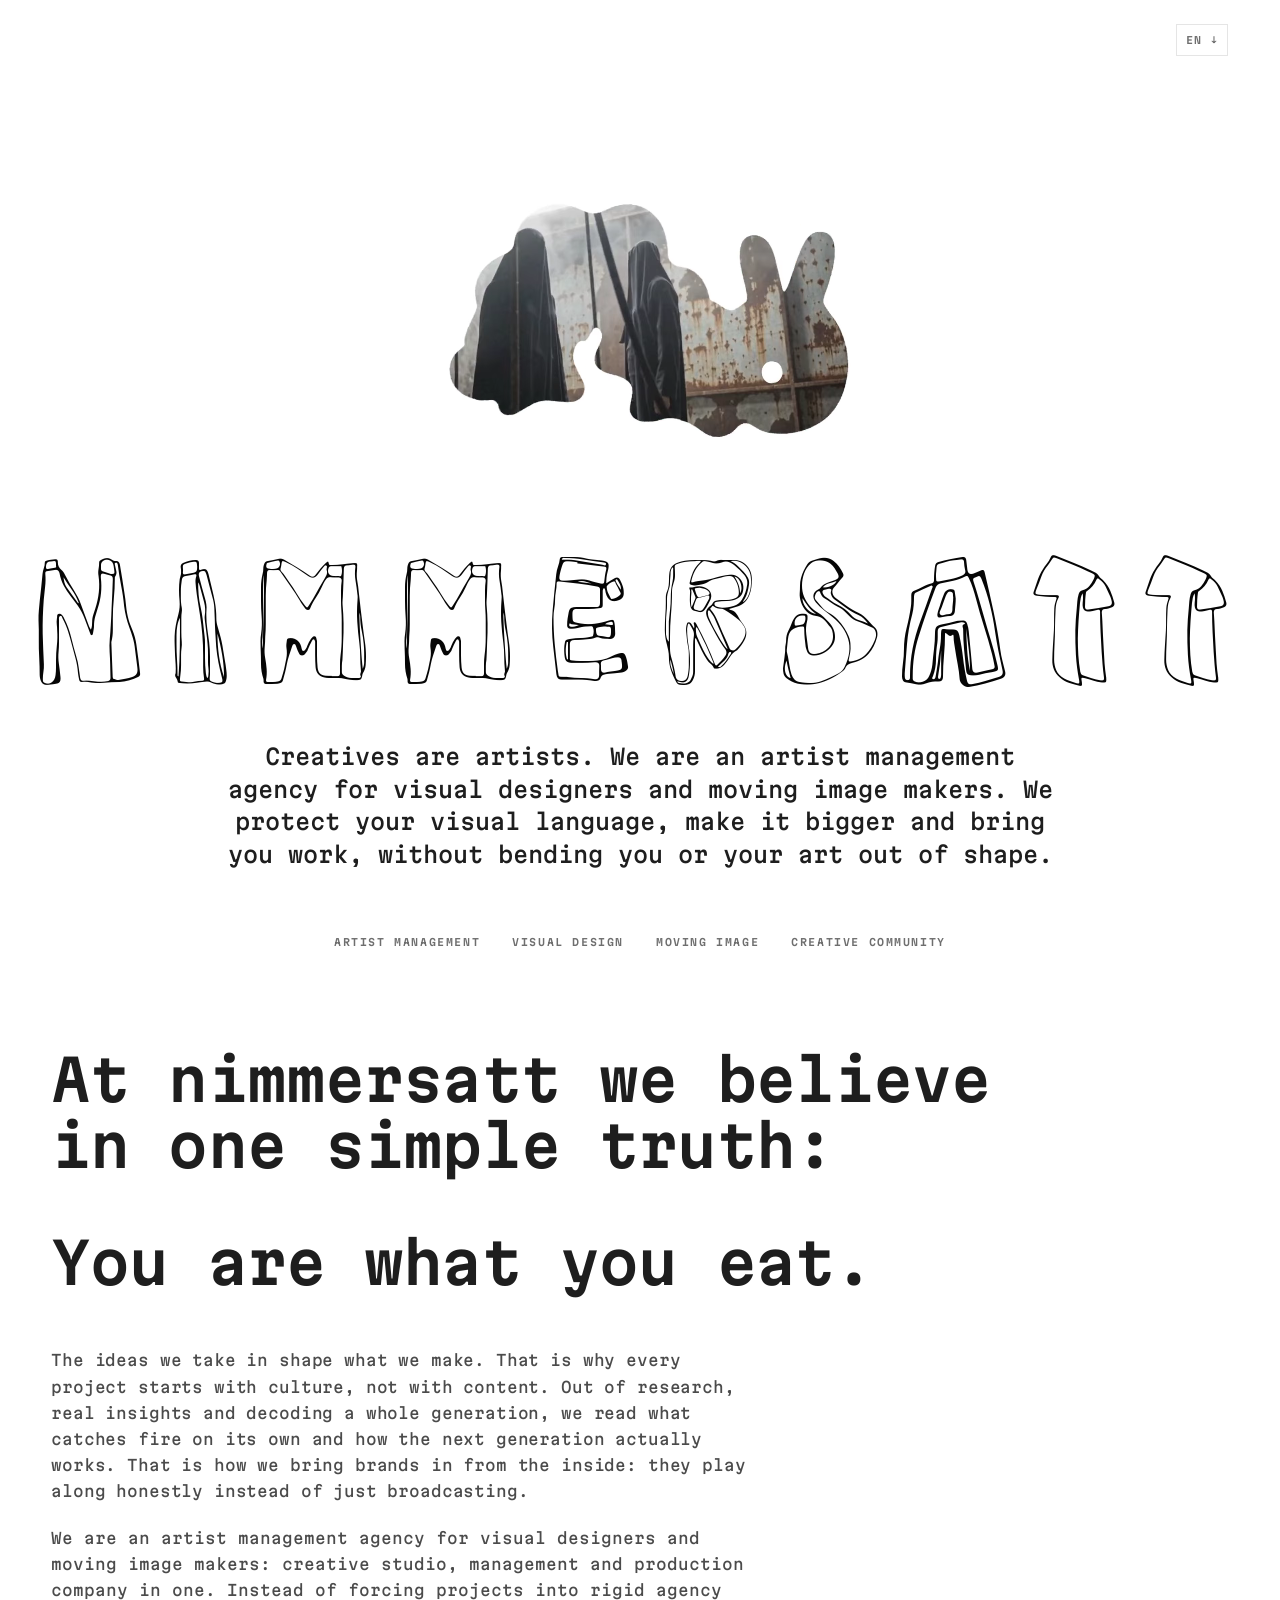
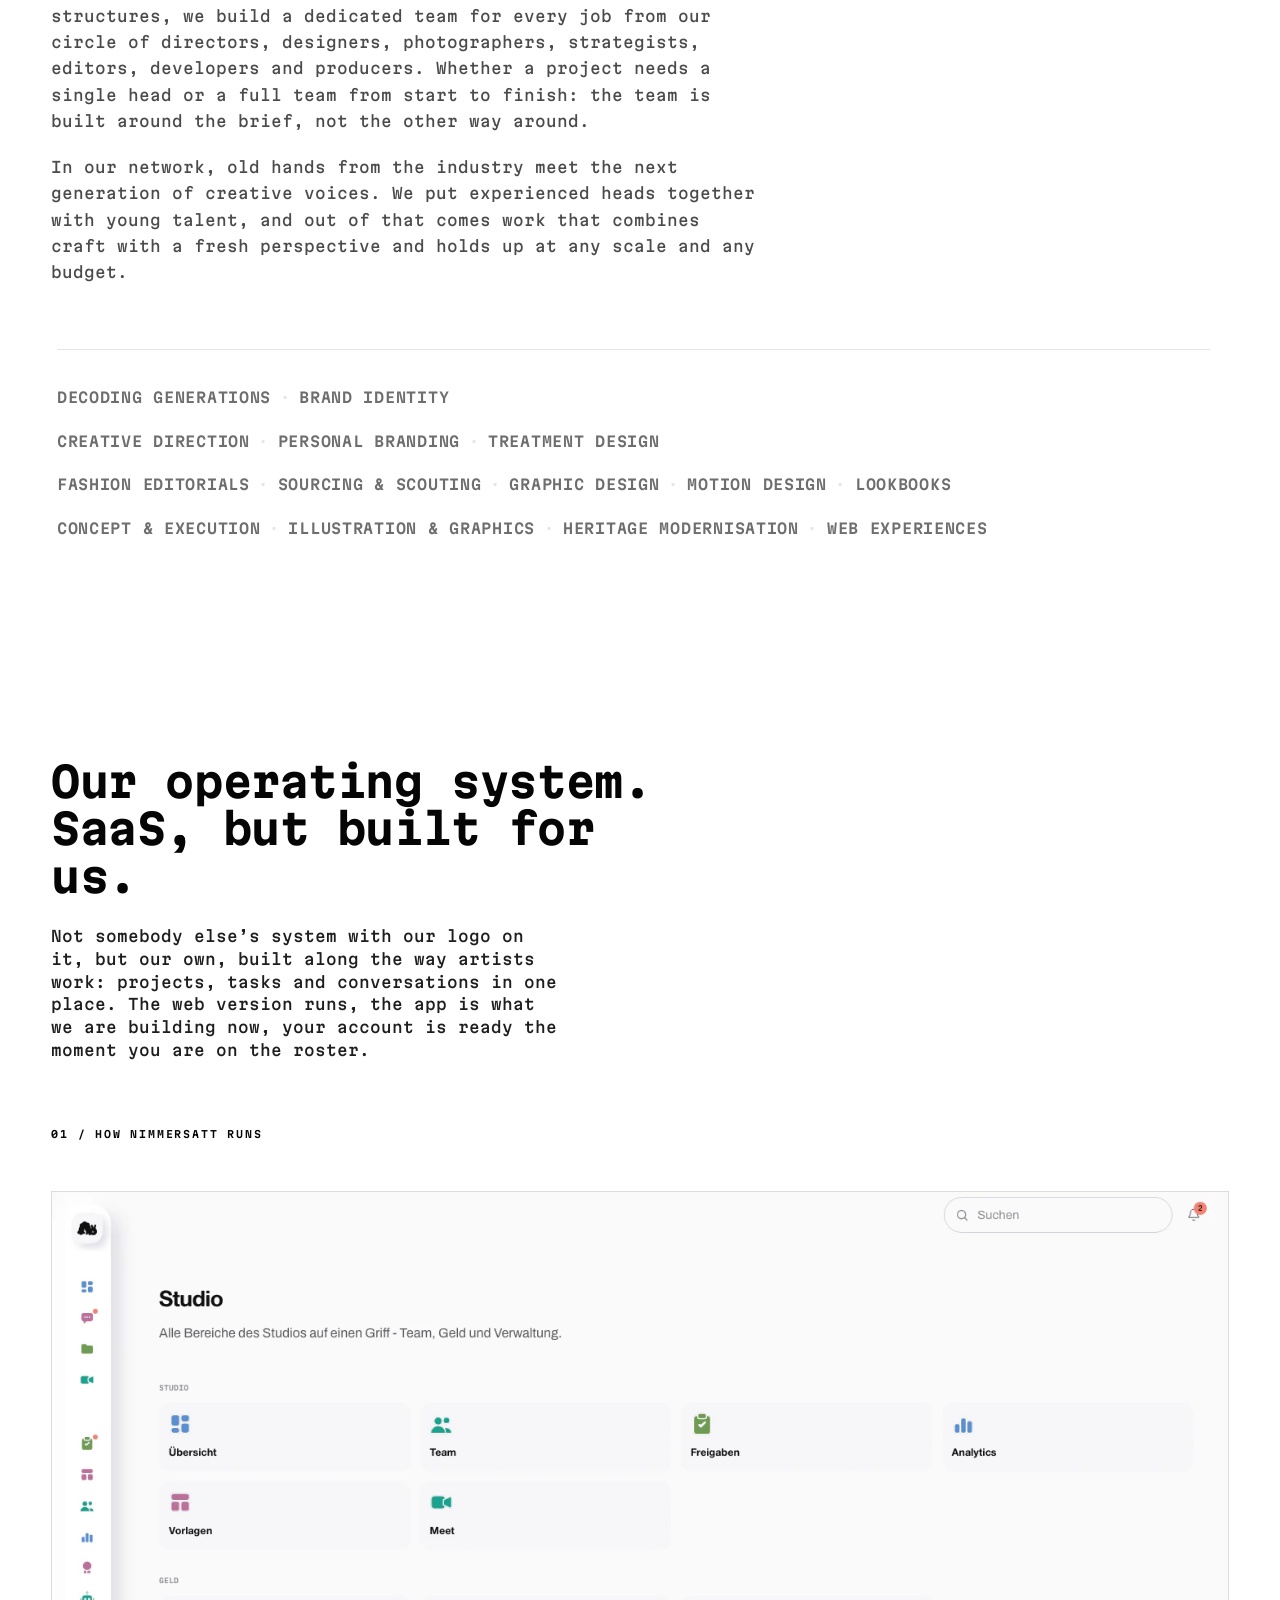
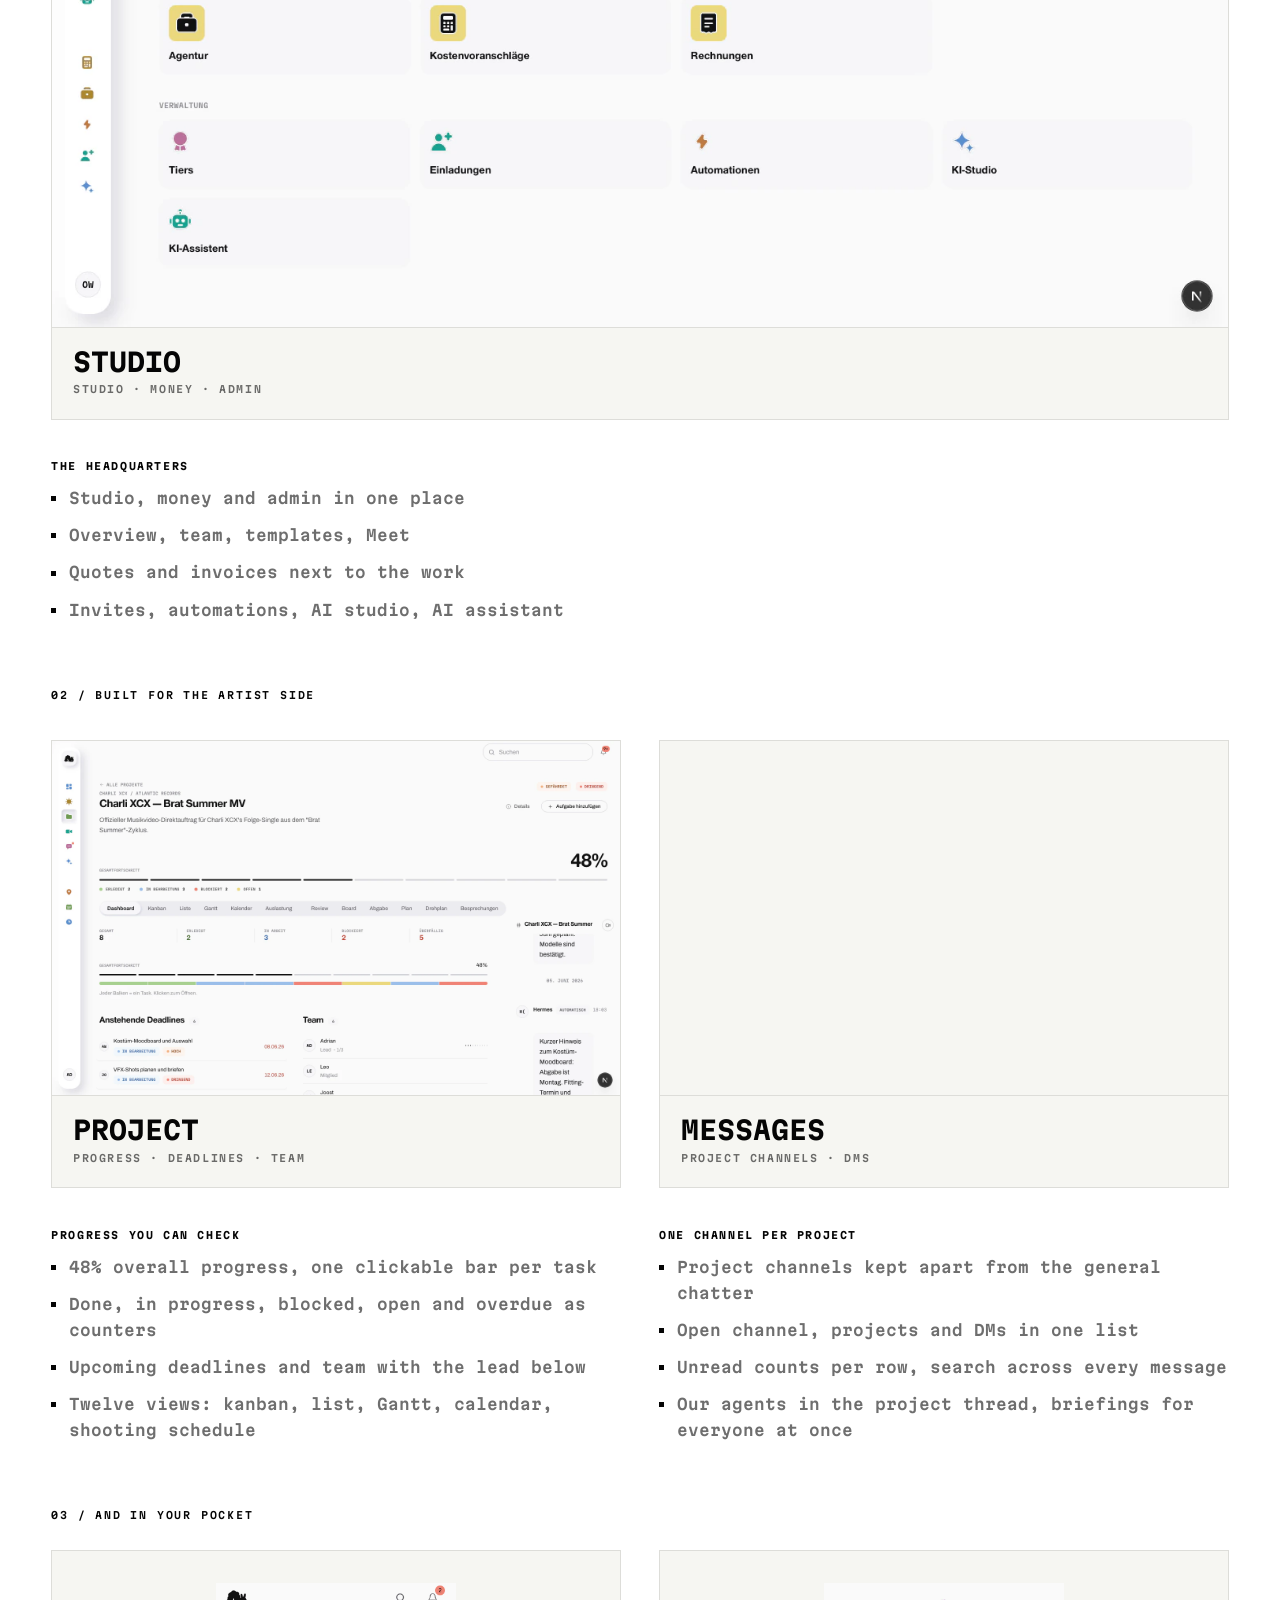
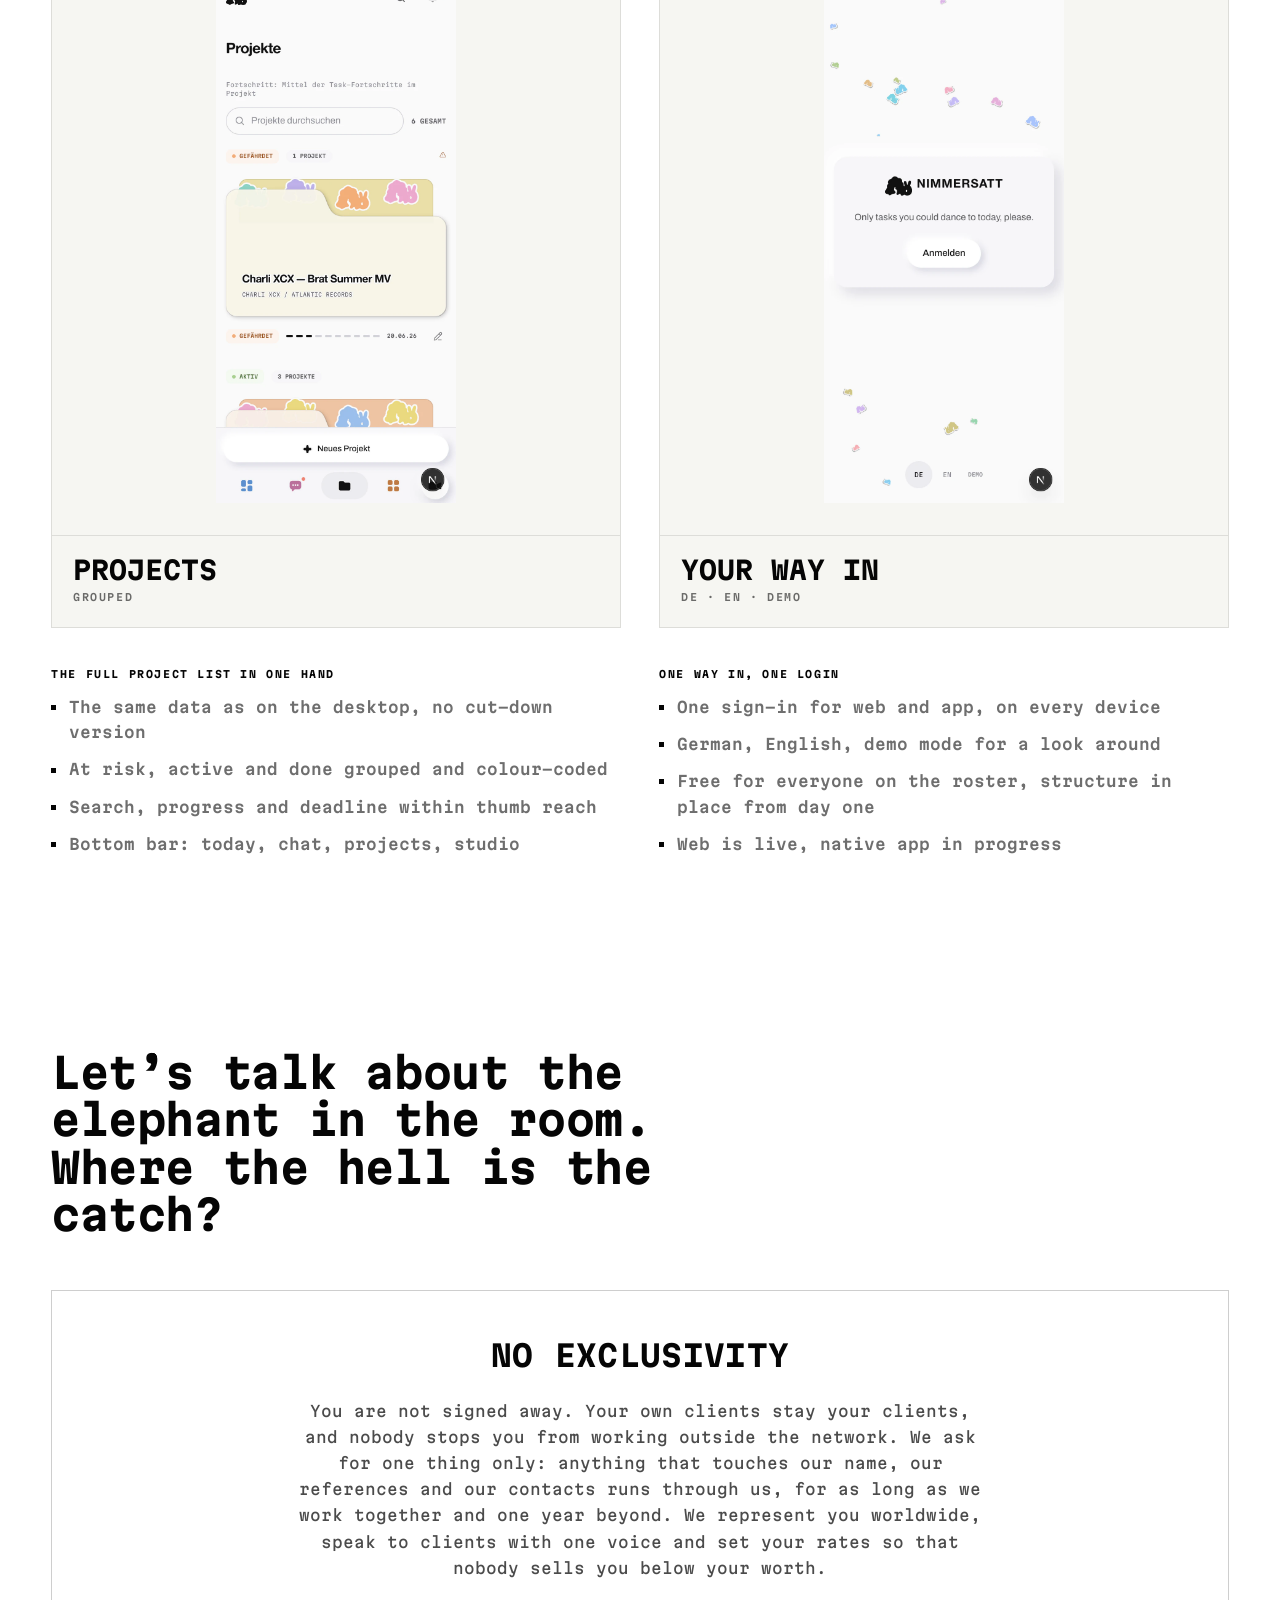
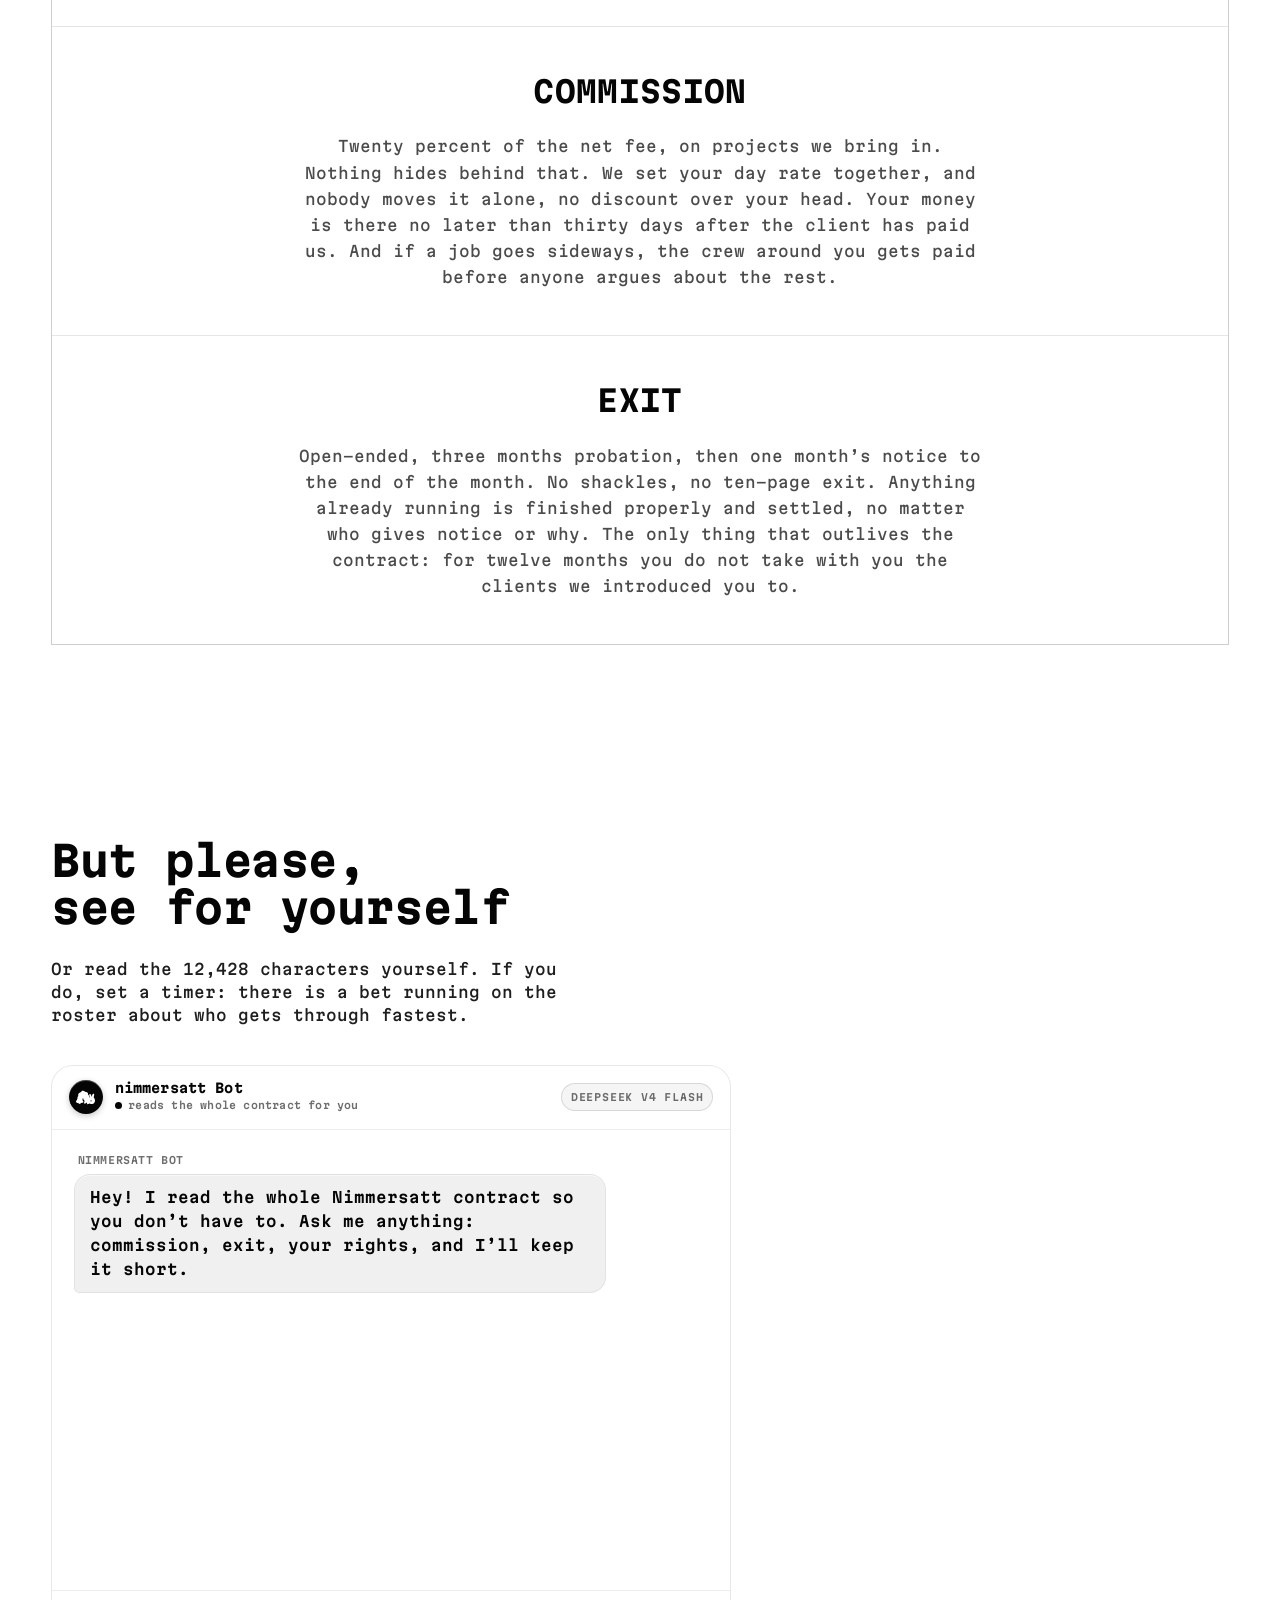
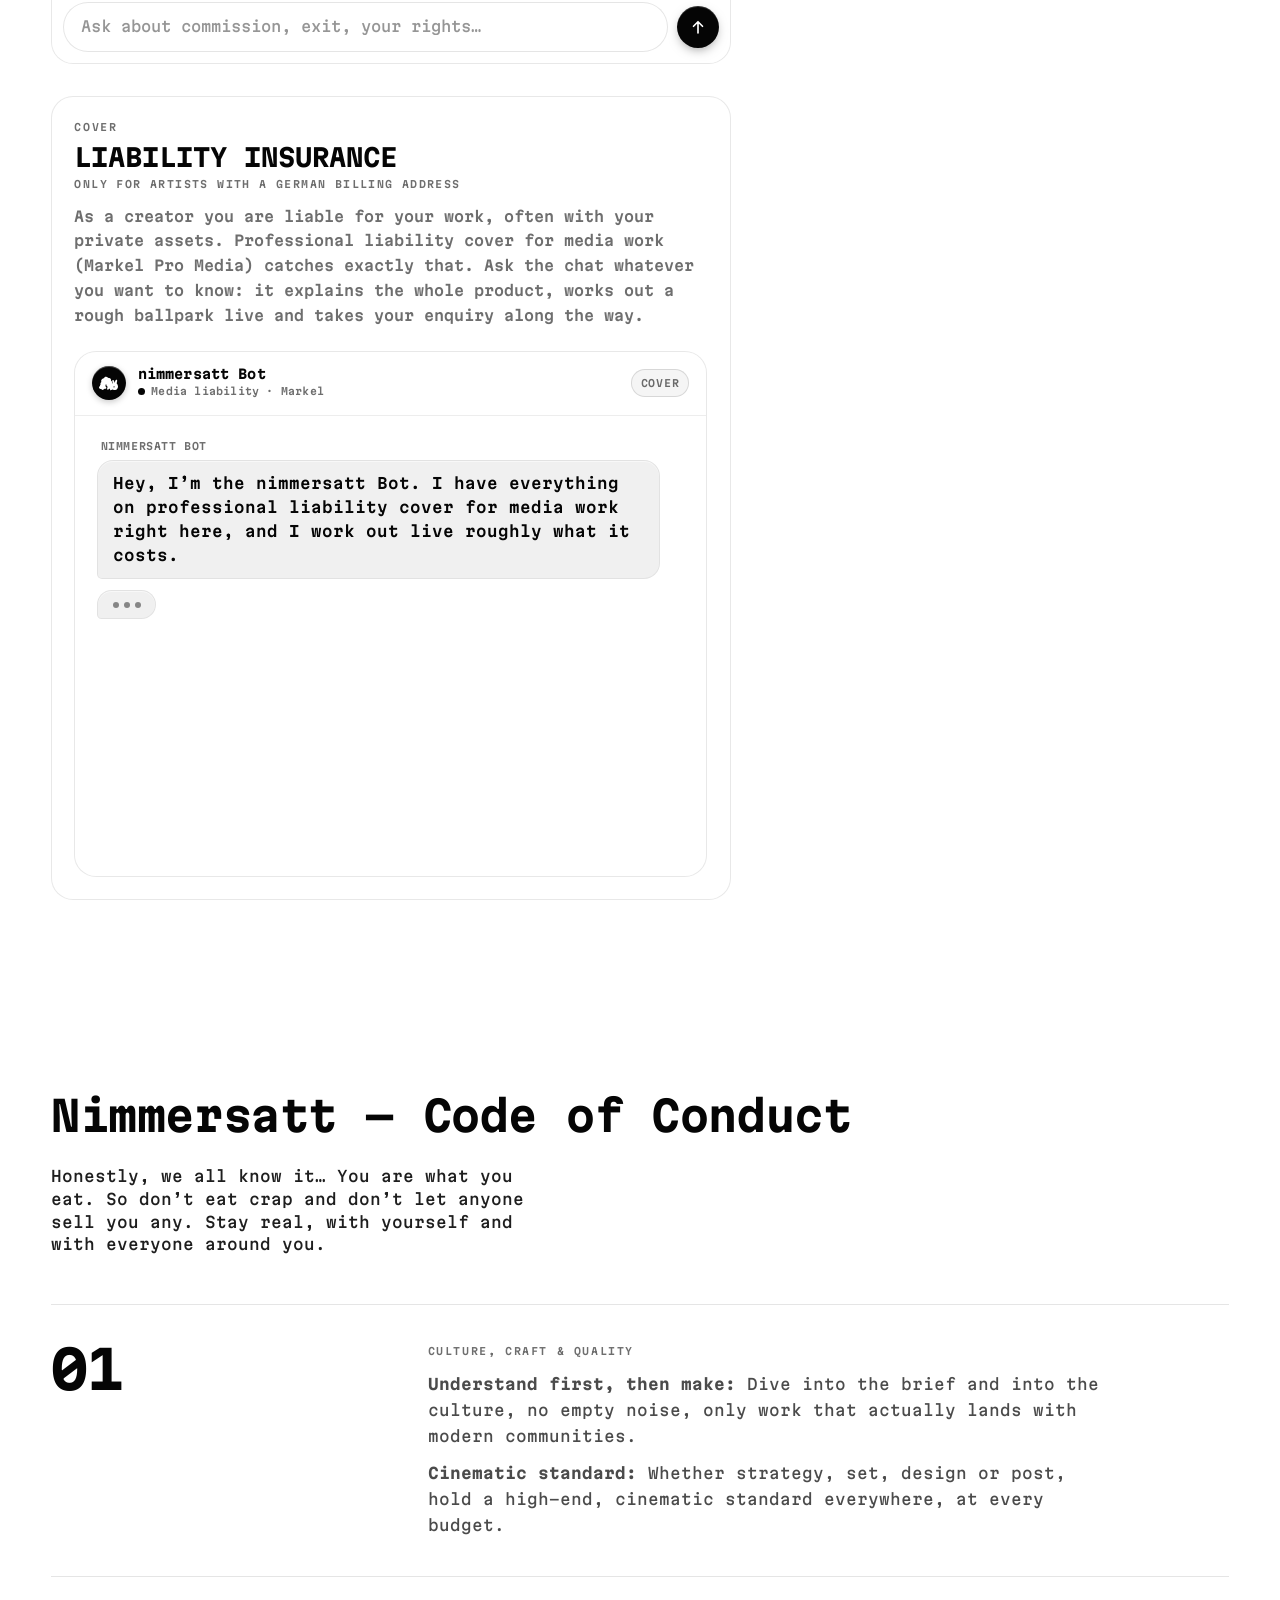
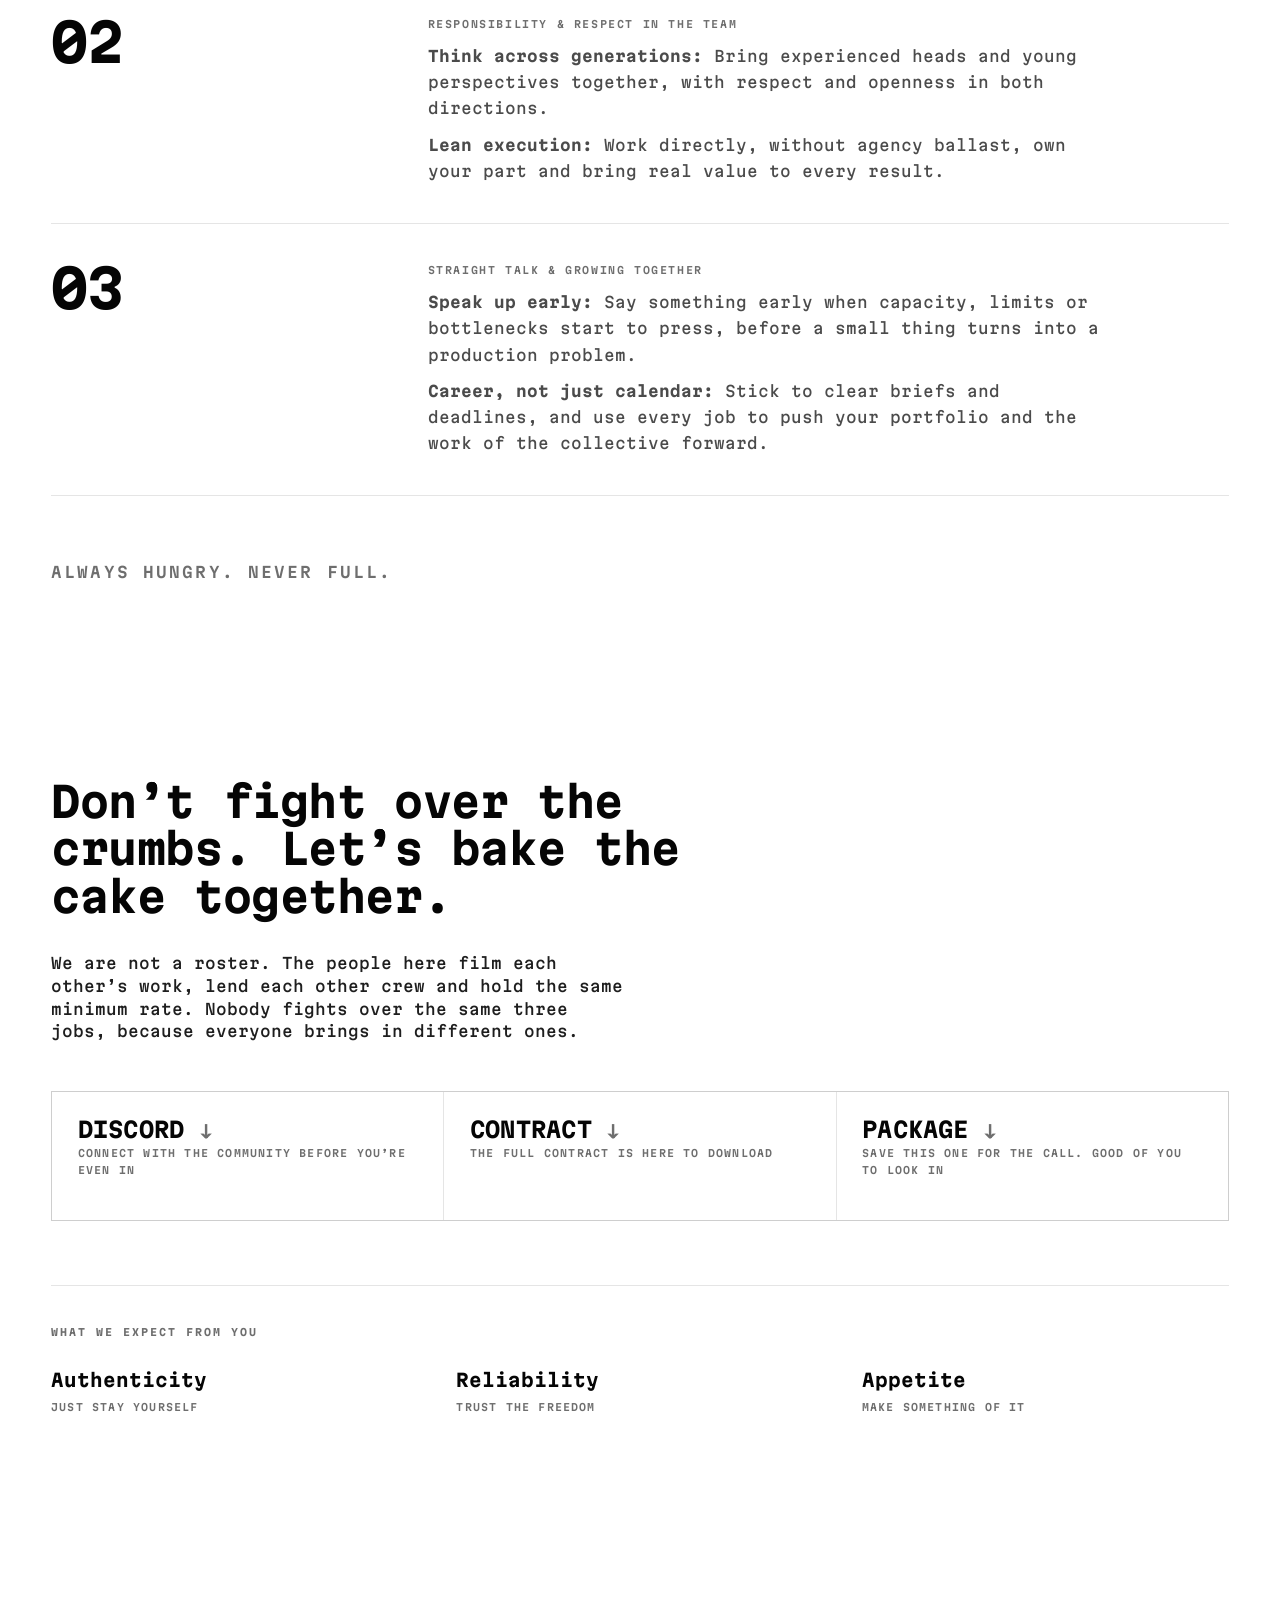
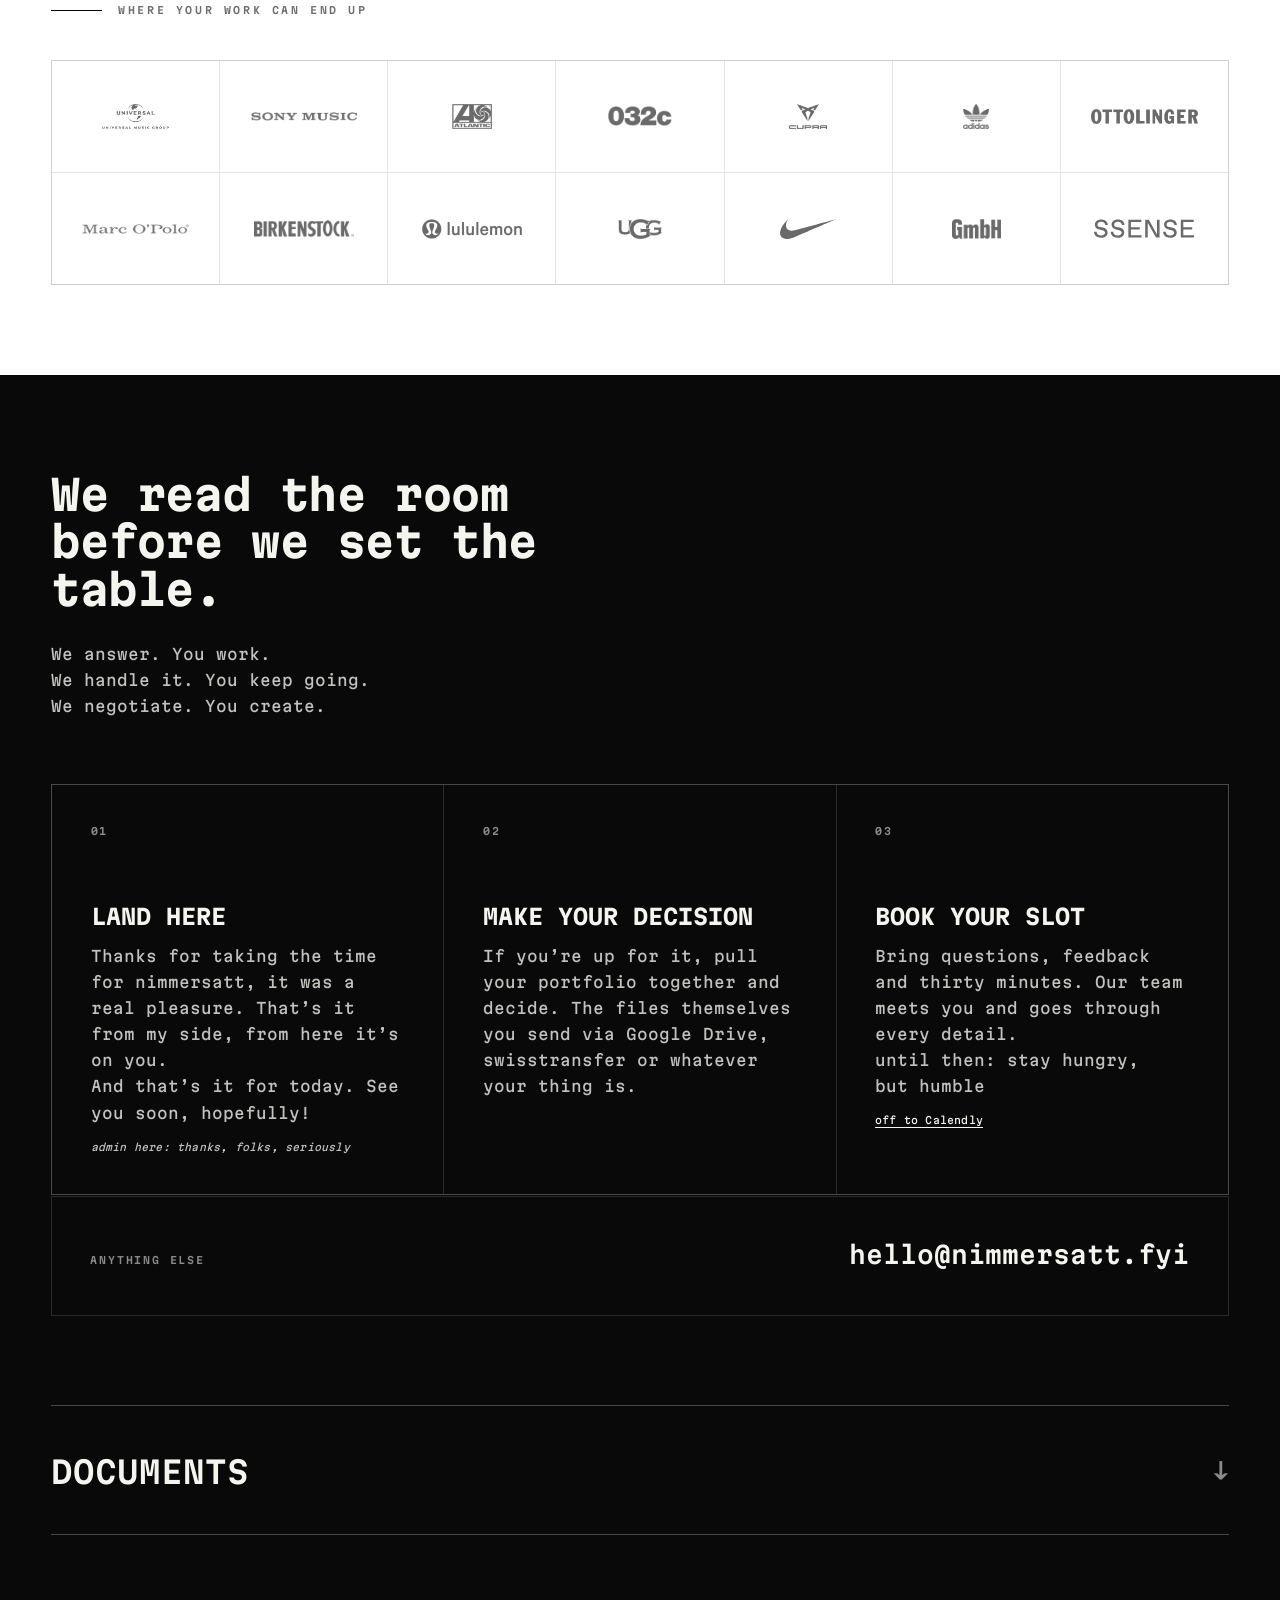
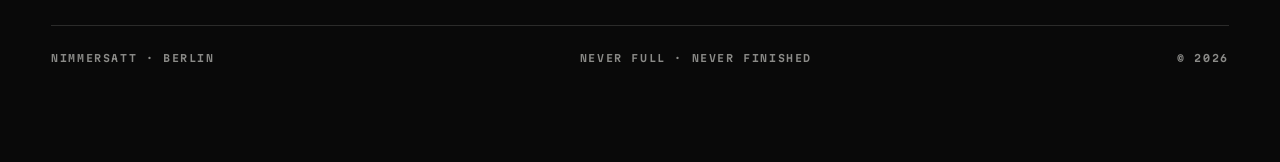
<file: surge-artist-pitch-site/index.html>
<!DOCTYPE html>
<html lang="en">
<head>
  <meta charset="UTF-8" />
  <meta name="viewport" content="width=device-width, initial-scale=1.0" />
  <title>NIMMERSATT · Artist management for visual designers & moving image</title>
  <meta name="description" content="An artist management agency for visual designers and moving image makers. We protect your visual language, make your work bigger and bring you jobs." />

  <link rel="icon" type="image/svg+xml" href="assets/logo.svg" />
  <link rel="canonical" href="https://artist.nimmersatt.fyi/" />
  <meta property="og:type" content="website" />
  <meta property="og:site_name" content="NIMMERSATT" />
  <meta property="og:locale" content="en_GB" />
  <meta property="og:url" content="https://artist.nimmersatt.fyi/" />
  <meta property="og:title" content="NIMMERSATT · Artist management for visual designers & moving image" />
  <meta property="og:description" content="An artist management agency for visual designers and moving image makers. We protect your visual language, make your work bigger and bring you jobs." />
  <meta property="og:image" content="https://artist.nimmersatt.fyi/assets/og-artist-pitch-20260829.jpg" />
  <meta property="og:image:secure_url" content="https://artist.nimmersatt.fyi/assets/og-artist-pitch-20260829.jpg" />
  <meta property="og:image:type" content="image/jpeg" />
  <meta property="og:image:width" content="1200" />
  <meta property="og:image:height" content="630" />
  <meta property="og:image:alt" content="The Nimmersatt mark, cut out of the artists reel." />
  <meta name="twitter:card" content="summary_large_image" />
  <meta name="twitter:title" content="NIMMERSATT · Artist management for visual designers & moving image" />
  <meta name="twitter:description" content="An artist management agency for visual designers and moving image makers. We protect your visual language, make your work bigger and bring you jobs." />
  <meta name="twitter:image" content="https://artist.nimmersatt.fyi/assets/og-artist-pitch-20260829.jpg" />
  <meta name="twitter:image:alt" content="The Nimmersatt mark, cut out of the artists reel." />
  <meta name="theme-color" content="#ffffff" />

  <script type="application/ld+json">
  {
    "@context": "https://schema.org",
    "@type": "Organization",
    "name": "Nimmersatt",
    "url": "https://nimmersatt.fyi",
    "description": "Artist management agency for visual designers and moving image makers, from Berlin.",
    "areaServed": "Berlin, DE",
    "email": "hello@nimmersatt.fyi",
    "knowsAbout": ["Artist booking", "Artist management", "Creative production", "Music videos", "Fashion film", "VFX", "Brand worlds"]
  }
  </script>

  <link rel="preconnect" href="https://fonts.googleapis.com" />
  <link rel="preconnect" href="https://fonts.gstatic.com" crossorigin />
  <link href="https://fonts.googleapis.com/css2?family=Rock+3D&family=Martian+Mono:wght@100..800&display=swap" rel="stylesheet" />

  <link rel="stylesheet" href="css/tokens.css" />
  <link rel="stylesheet" href="css/pitch.css" />
  <link rel="stylesheet" href="css/deck.css" />
  <link rel="stylesheet" href="css/funnel.css" />
  <link rel="stylesheet" href="css/i18n.css" />
  <noscript><style>[data-animate],[data-stagger]>*{opacity:1!important;transform:none!important}.preloader{display:none!important}.scrolly{display:none!important}</style></noscript>
</head>
<body>

  <!-- Preloader: the real Nimmersatt loader (logo-masked footage). Encoded as a
       small h264 video (was a 780KB GIF → ~168KB mp4) for a fast critical path;
       poster paints instantly. Plays in full colour, flattened on white. -->
  <div class="preloader" id="preloader" title="Zum Betreten tippen" data-i18n-attr="title:pre.enter">
    <video class="preloader__media" src="assets/loader.mp4" poster="assets/loader-poster.webp"
           autoplay muted loop playsinline preload="auto" aria-label="Nimmersatt"></video>
  </div>

  <!-- Header: hidden over the hero, reappears once the hero is scrolled past -->
  <header class="nav" id="siteHeader">
    <a class="nav__brand" href="#top" aria-label="Nimmersatt, Startseite" data-i18n-attr="aria-label:nav.home">
      <img class="nav__mark" src="assets/logo.svg" alt="" />
      <span class="nav__name">Nimmersatt</span>
    </a>
    <nav class="nav__links" id="navLinks">
      <a href="#about">FYI</a>
      <a href="#work">Workflow</a>
      <a href="#collective">Deal</a>
      <a href="#contact" data-i18n="nav.contact">Kontakt</a>
    </nav>
    <div class="nav__lang" data-lang-slot></div>
    <button class="nav__toggle" id="navToggle" type="button" aria-label="Menü öffnen" data-i18n-attr="aria-label:nav.menu" aria-expanded="false" aria-controls="navLinks">
      <span class="nav__toggle-bar"></span>
      <span class="nav__toggle-bar"></span>
    </button>
  </header>

  <main id="top" tabindex="-1">

    <!-- Hero: the wordmark, invitation and the dot monogram extracted from the
         Nimmersatt business-card PSD. -->
    <section class="hero shell" id="hero">
      <div class="hero__reel" data-animate aria-hidden="true">
        <video poster="assets/hero-reel-poster.webp" autoplay muted loop playsinline preload="metadata">
          <source src="assets/hero-reel.webm" type="video/webm" />
          <source src="assets/hero-reel.mp4" type="video/mp4" />
        </video>
      </div>

      <h1 class="hero__title display" data-animate>Nimmersatt</h1>

      <p class="hero__sub" data-animate data-i18n="hero.sub">
        Kreative sind Künstler. Wir sind eine Artist-Management-Agentur für
        visuelle Gestalter und Bewegtbild. Wir schützen deine Bildsprache,
        machen sie größer und bringen dir Jobs, ohne dass du dich oder deine
        Kunst verbiegst.
      </p>

      <div class="hero__meta" data-animate>
        <span class="label" data-i18n="hero.m1">Artist-Management</span>
        <span class="label" data-i18n="hero.m2">Visuelle Gestaltung</span>
        <span class="label" data-i18n="hero.m4">Bewegtbild</span>
        <span class="label" data-i18n="hero.m3">Kreative Community</span>
      </div>

      <div class="hero__lang" data-lang-slot data-animate></div>
    </section>

    <!-- About / Info, original Nimmersatt manifesto kept unchanged -->
    <section class="about section" id="about">
      <div class="shell">
        <p class="about__lead" data-animate data-i18n-html="about.lead1">Bei nimmersatt glauben wir<br />an eine einfache Wahrheit:</p>
        <p class="about__lead" data-animate>You are what you eat.</p>
        <!-- Full manifesto, desktop / tablet -->
        <div class="about__body about__body--full" data-stagger>
          <p data-i18n="about.p1">Was wir an Ideen aufnehmen, prägt, was wir machen. Deshalb fängt jedes Projekt bei uns mit der Kultur an, nicht mit dem Content. Aus Recherche, echten Insights und dem Entschlüsseln einer ganzen Generation lesen wir heraus, was von selbst zündet und wie die nächste Generation wirklich tickt. So bringen wir Marken von innen ins Spiel: Sie spielen ehrlich mit, statt nur zu senden.</p>
          <p data-i18n="about.p2">Wir sind eine Artist-Management-Agentur für visuelle Gestalter und Bewegtbild-Macher: Kreativstudio, Management und Produktionsfirma in einem. Statt Projekte in starre Agenturstrukturen zu pressen, bauen wir für jeden Auftrag ein eigenes Team aus unserem Kreis von Regie, Design, Foto, Strategie, Schnitt, Entwicklung und Produktion. Ob ein Projekt einen einzelnen Kopf braucht oder ein komplettes Team von Anfang bis Ende: Zusammengestellt wird rund ums Briefing, nicht andersrum.</p>
          <p data-i18n="about.p3">In unserem Netzwerk treffen alte Hasen aus der Branche auf die nächste Generation kreativer Stimmen. Wir bringen erfahrene Köpfe mit jungem Talent zusammen, und so entsteht Arbeit, die Handwerk und frische Perspektive verbindet und in jedem Maßstab und Budget funktioniert.</p>
        </div>
        <!-- Condensed manifesto, original mobile version -->
        <div class="about__body about__body--short" data-stagger>
          <p data-i18n="about.s1">Was wir machen, spiegelt, was wir aufnehmen. Wir haben ein Kollektiv aus Berlins stärksten visuellen Köpfen gebaut, gefunden auf der Straße und in den Netzen der Stadt.</p>
          <p data-i18n="about.s2">Unsere Artists sind Autodidakten: Statt Uni gab es rohes Ausprobieren, und veraltete Abläufe sind ihnen egal.</p>
          <p data-i18n="about.s3">Wir managen nicht nur Talent, wir übernehmen den ganzen Prozess, vom ersten Input bis zum fertigen, cineastischen Ergebnis. Die Schnittstelle zwischen etablierten Marken und der neuen Generation.</p>
          <p data-i18n="about.s4">Konzept und Produktion aus einer Hand. Vielseitig, präzise, für jeden Maßstab:</p>
        </div>
        <ul class="about__services" aria-label="Was wir machen" data-i18n-attr="aria-label:about.svcLabel">
          <li data-i18n="svc.1">Generationen entschlüsseln</li><li data-i18n="svc.2">Markenidentität</li>
          <li class="about__services-br" aria-hidden="true"></li>
          <li data-i18n="svc.3">Creative Direction</li><li data-i18n="svc.4">Personal Branding</li><li data-i18n="svc.5">Treatment-Design</li>
          <li class="about__services-br" aria-hidden="true"></li>
          <li data-i18n="svc.6">Fashion-Editorials</li><li data-i18n="svc.7">Sourcing &amp; Scouting</li><li data-i18n="svc.8">Grafikdesign</li><li data-i18n="svc.9">Motion Design</li><li data-i18n="svc.10">Lookbooks</li>
          <li class="about__services-br" aria-hidden="true"></li>
          <li data-i18n="svc.11">Konzept &amp; Umsetzung</li><li data-i18n="svc.12">Illustration &amp; Grafik</li><li data-i18n="svc.13">Heritage-Modernisierung</li><li data-i18n="svc.14">Web-Experiences</li>
        </ul>
      </div>
    </section>


    <!-- The Nimmersatt operating system -->
    <section class="work section" id="work">
      <div class="shell">
        <h2 class="manifesto__line" data-animate data-i18n-html="work.h">Unser Operating System. <br />SaaS, aber für uns gebaut.</h2>

        <p class="section__lead" data-animate data-i18n="work.lead">Kein fremdes System mit unserem Logo drauf, sondern unser eigenes, gebaut entlang der Art, wie Artists arbeiten: Projekte, Aufgaben und Gespräche an einem Ort. Die Web-Version läuft, die App bauen wir gerade, dein Account steht bereit, sobald du im Roster bist.</p>

        <article class="casefeature" data-stagger>
          <p class="casefeature__label" data-i18n="work.l1">01 / So arbeitet Nimmersatt</p>
          <figure class="tool-shot tool-shot--wide">
            <img src="assets/tool/studio-desktop.webp" width="1440" height="900" alt="Studio-Übersicht: Team, Vorlagen, Kostenvoranschläge, Rechnungen und Automationen als Kacheln" data-i18n-attr="alt:work.alt0" loading="lazy" decoding="async" />
            <figcaption>
              <strong class="tool-shot__title" data-i18n="work.s0t">Studio</strong>
              <span class="tool-shot__meta" data-i18n="work.s0m">Studio · Geld · Verwaltung</span>
            </figcaption>
          </figure>
          <div class="tool-note tool-note--wide">
            <h3 data-i18n="work.n0h">Das Hauptquartier</h3>
            <ul class="tool-bullets">
              <li data-i18n="work.n0b1">Studio, Geld und Verwaltung an einem Ort</li>
              <li data-i18n="work.n0b2">Übersicht, Team, Vorlagen, Meet</li>
              <li data-i18n="work.n0b3">Kostenvoranschläge und Rechnungen neben der Arbeit</li>
              <li data-i18n="work.n0b4">Einladungen, Automationen, KI-Studio, KI-Assistent</li>
            </ul>
          </div>
        </article>

        <article class="casefeature" data-stagger>
          <p class="casefeature__label" data-i18n="work.l2">02 / Gebaut für die Artist-Seite</p>
          <!-- Screenshot + its note travel together (one grid), so on phones each
               shot is immediately followed by the text that explains it instead
               of both shots stacking first and both notes after. Desktop keeps
               the shots-row / notes-row look via the grid areas below. -->
          <div class="toolpairs">
            <figure class="tool-shot">
              <img src="assets/tool/project-desktop.webp" width="1440" height="900" alt="Projektansicht mit Gesamtfortschritt, Task-Balken, anstehenden Deadlines und Team" data-i18n-attr="alt:work.alt1" loading="lazy" decoding="async" />
              <figcaption>
                <strong class="tool-shot__title" data-i18n="work.s1t">Projekt</strong>
                <span class="tool-shot__meta" data-i18n="work.s1m">Fortschritt · Deadlines · Team</span>
              </figcaption>
            </figure>
            <div class="tool-note">
              <h3 data-i18n="work.n1h">Fortschritt, der nachrechenbar ist</h3>
              <ul class="tool-bullets">
                <li data-i18n="work.n1b1">48 % Gesamtfortschritt, ein anklickbarer Balken pro Task</li>
                <li data-i18n="work.n1b2">Erledigt, in Arbeit, blockiert, offen und überfällig als Zähler</li>
                <li data-i18n="work.n1b3">Anstehende Deadlines und Team mit Lead darunter</li>
                <li data-i18n="work.n1b4">Zwölf Sichten: Kanban, Liste, Gantt, Kalender, Drehplan</li>
              </ul>
            </div>
            <figure class="tool-shot">
              <img src="assets/tool/chat-desktop.webp" width="1440" height="900" alt="Nachrichten mit offenem Channel, Projekt-Channels und Direktnachrichten" data-i18n-attr="alt:work.alt2" loading="lazy" decoding="async" />
              <figcaption>
                <strong class="tool-shot__title" data-i18n="work.s2t">Nachrichten</strong>
                <span class="tool-shot__meta" data-i18n="work.s2m">Projekt-Channels · DMs</span>
              </figcaption>
            </figure>
            <div class="tool-note">
              <h3 data-i18n="work.n2h">Ein Channel pro Projekt</h3>
              <ul class="tool-bullets">
                <li data-i18n="work.n2b1">Projekt-Channels getrennt vom allgemeinen Gerede</li>
                <li data-i18n="work.n2b2">Offener Channel, Projekte und DMs in einer Liste</li>
                <li data-i18n="work.n2b3">Ungelesen-Zähler pro Zeile, Suche über alle Nachrichten</li>
                <li data-i18n="work.n2b4">Unsere Agenten im Projekt-Thread, Briefings für alle auf einmal</li>
              </ul>
            </div>
          </div>
        </article>

        <article class="casefeature" data-stagger>
          <p class="casefeature__label" data-i18n="work.l3">03 / Und in der Hosentasche</p>
          <div class="toolpairs toolpairs--phone">
            <figure class="tool-shot tool-shot--phone">
              <img src="assets/tool/projects-phone.webp" width="780" height="1688" alt="Projektliste auf dem Handy, nach gefährdet und aktiv gruppiert" data-i18n-attr="alt:work.alt3" loading="lazy" decoding="async" />
              <figcaption>
                <strong class="tool-shot__title" data-i18n="work.s3t">Projekte</strong>
                <span class="tool-shot__meta" data-i18n="work.s3m">Gruppiert</span>
              </figcaption>
            </figure>
            <div class="tool-note">
              <h3 data-i18n="work.n3h">Die volle Projektliste in der Hand</h3>
              <ul class="tool-bullets">
                <li data-i18n="work.n3b1">Dieselben Daten wie am Rechner, keine Sparversion</li>
                <li data-i18n="work.n3b2">Gefährdet, aktiv und erledigt gruppiert und farbig markiert</li>
                <li data-i18n="work.n3b3">Suche, Fortschritt und Deadline im Daumenbereich</li>
                <li data-i18n="work.n3b4">Untere Leiste: Heute, Chat, Projekte, Studio</li>
              </ul>
            </div>
            <figure class="tool-shot tool-shot--phone">
              <img src="assets/tool/landing-phone.webp" width="780" height="1688" alt="Anmeldung auf dem Handy, mit Sprachumschalter und Demo-Modus" data-i18n-attr="alt:work.alt4" loading="lazy" decoding="async" />
              <figcaption>
                <strong class="tool-shot__title" data-i18n="work.s4t">Dein Zugang</strong>
                <span class="tool-shot__meta" data-i18n="work.s4m">DE · EN · Demo</span>
              </figcaption>
            </figure>
            <div class="tool-note">
              <h3 data-i18n="work.n4h">Ein Zugang, ein Login</h3>
              <ul class="tool-bullets">
                <li data-i18n="work.n4b1">Eine Anmeldung für Web und App, auf jedem Gerät</li>
                <li data-i18n="work.n4b2">Deutsch, Englisch, Demo-Modus zum Rumschauen</li>
                <li data-i18n="work.n4b3">Für alle im Roster kostenlos, Struktur steht ab Tag eins</li>
                <li data-i18n="work.n4b4">Web läuft, native App in Arbeit</li>
              </ul>
            </div>
          </div>
        </article>
      </div>
    </section>

    <!-- The three pillars -->
    <section class="pillars section" id="pillars">
      <div class="shell">
        <h2 class="manifesto__line" data-animate data-i18n="pil.h">Reden wir über den Elefanten im Raum. Wo ist verdammt nochmal der Haken?</h2>

        <div class="pillars__grid" data-stagger>
          <article class="pillar">
            <h3 class="pillar__name" data-i18n="pil.1n">Keine Exklusivität</h3>
            <p class="pillar__desc" data-i18n="pil.1d">
              Du wirst nicht verkauft. Deine eigenen Kunden bleiben deine Kunden,
              und niemand hält dich davon ab, außerhalb des Netzwerks zu arbeiten.
              Wir bitten dich nur um eins: Alles, was mit unserem Namen, unseren
              Referenzen und unseren Kontakten zu tun hat, läuft über uns, solange
              wir zusammenarbeiten und ein Jahr darüber hinaus. Wir vertreten dich
              weltweit, sprechen mit Kunden mit einer Stimme und setzen deine Preise
              so an, dass dich niemand unter Wert verkauft.
            </p>
          </article>
          <article class="pillar">
            <h3 class="pillar__name" data-i18n="pil.2n">Provision</h3>
            <p class="pillar__desc" data-i18n="pil.2d">
              Zwanzig Prozent vom Netto-Honorar, bei Projekten, die wir reinholen.
              Nichts versteckt sich dahinter. Deinen Tagessatz legen wir gemeinsam
              fest, und keiner verschiebt ihn im Alleingang, kein Rabatt über deinen
              Kopf hinweg. Dein Geld ist da, spätestens dreißig Tage nachdem der
              Kunde uns bezahlt hat. Und wenn ein Job schiefgeht, wird die Crew um
              dich herum bezahlt, bevor über den Rest diskutiert wird.
            </p>
          </article>
          <article class="pillar">
            <h3 class="pillar__name" data-i18n="pil.3n">Ausstieg</h3>
            <p class="pillar__desc" data-i18n="pil.3d">
              Unbefristet, drei Monate Probezeit, danach ein Monat Kündigungsfrist
              zum Monatsende. Keine Fesseln, kein zehnseitiger Ausstieg. Was schon
              läuft, wird sauber zu Ende gebracht und abgerechnet, egal wer kündigt
              und aus welchem Grund. Das Einzige, was den Vertrag überdauert: Zwölf
              Monate lang nimmst du uns die Kunden nicht mit, die wir dir
              vorgestellt haben.
            </p>
          </article>
        </div>
      </div>
    </section>

    <!-- By industry -->
    <section class="industries section" id="industries">
      <div class="shell">
        <h2 class="manifesto__line" data-animate data-i18n-html="ind.h">Aber bitte, <br />überzeug dich selbst</h2>
        <p class="section__lead" data-animate data-i18n="ind.lead">Oder lies die 12.428 Zeichen selbst. Wenn ja, stell dir einen Timer, im Roster läuft gerade eine Wette, wer am schnellsten durch ist.</p>

        <div class="chat" data-animate>
          <div class="chat__brand">
            <span class="chat__avatar" aria-hidden="true">
              <svg class="chat__logo" viewBox="0 0 2930 2060" fill="currentColor" fill-rule="evenodd" width="20" height="20" role="img" aria-label="Nimmersatt"><path d="M1809.50,2058.34C1797.94,2056.97 1789.75,2055.60 1783.43,2053.98C1758.54,2047.62 1740.07,2034.51 1726.47,2013.55C1719.66,2003.07 1716.26,1996.14 1710.72,1981.50C1704.92,1966.17 1701.83,1954.57 1698.06,1934.00C1693.85,1911.03 1691.59,1902.94 1686.35,1892.09C1678.20,1875.23 1663.57,1863.28 1641.96,1855.85C1633.01,1852.77 1631.75,1852.59 1618.50,1852.63C1606.22,1852.66 1603.39,1853.00 1595.50,1855.38C1568.56,1863.50 1548.08,1876.63 1498.43,1917.60C1444.27,1962.29 1426.42,1972.70 1393.89,1978.55C1381.60,1980.76 1360.35,1981.46 1347.50,1980.07C1300.50,1974.98 1267.09,1954.66 1253.96,1923.17C1247.48,1907.64 1243.28,1878.60 1244.47,1857.57C1246.10,1828.67 1251.90,1805.49 1269.50,1757.50C1295.11,1687.70 1299.66,1667.44 1301.97,1613.24C1303.50,1577.19 1301.05,1531.11 1296.37,1508.00C1292.85,1490.62 1285.54,1474.49 1274.63,1460.00C1266.63,1449.37 1247.23,1430.46 1231.50,1417.95C1191.40,1386.07 1183.58,1379.60 1174.19,1370.57C1141.29,1338.87 1126.50,1309.43 1122.99,1268.63C1121.74,1254.04 1122.84,1238.74 1127.01,1213.00C1133.00,1176.00 1133.08,1164.38 1127.42,1152.43C1115.13,1126.44 1069.01,1122.52 1044.24,1145.34C1037.45,1151.61 1034.77,1156.97 1034.23,1165.36C1033.80,1172.06 1034.04,1173.12 1038.09,1182.50C1042.39,1192.46 1042.41,1192.56 1042.79,1206.50C1043.53,1233.51 1038.15,1249.88 1014.72,1291.97C995.47,1326.52 990.97,1341.05 991.02,1368.47C991.13,1439.55 1032.15,1546.59 1074.20,1585.52C1077.63,1588.70 1089.00,1598.14 1099.47,1606.50C1124.17,1626.23 1130.97,1633.65 1138.84,1649.51C1151.54,1675.05 1154.94,1709.07 1147.56,1736.61C1137.22,1775.16 1105.90,1807.49 1060.42,1826.56C1040.76,1834.80 1014.07,1841.66 954.00,1853.89C876.03,1869.76 847.27,1876.67 813.50,1887.67C773.81,1900.59 752.04,1911.32 689.00,1949.01C638.50,1979.20 619.81,1989.15 595.20,1998.93C554.90,2014.95 511.49,2020.51 473.00,2014.59C453.94,2011.65 441.91,2006.44 431.11,1996.44C422.99,1988.92 418.02,1981.15 406.83,1958.50C401.67,1948.05 396.01,1937.41 394.25,1934.86C381.04,1915.69 355.05,1906.65 279.50,1894.96C255.05,1891.18 239.84,1887.63 219.25,1880.92C171.68,1865.40 127.56,1842.36 90.00,1813.40C74.46,1801.42 47.43,1774.34 37.20,1760.50C17.55,1733.93 5.94,1706.47 1.90,1677.00C0.03,1663.42 0.29,1629.45 2.38,1614.00C8.96,1565.33 28.17,1520.44 57.47,1485.31C66.89,1474.01 75.69,1466.66 108.05,1443.07C121.95,1432.93 136.13,1422.00 139.56,1418.79C149.01,1409.96 149.25,1409.04 150.07,1379.00C150.71,1355.38 150.95,1352.84 153.43,1344.50C158.91,1326.10 167.59,1310.17 194.03,1270.00C215.59,1237.26 223.54,1223.46 227.58,1211.78C230.10,1204.47 230.42,1202.21 230.30,1192.50C230.17,1181.89 229.34,1176.24 221.48,1132.50C215.63,1099.93 216.23,1056.96 223.08,1018.00C232.65,963.56 255.00,914.34 289.38,872.00C300.91,857.79 314.24,845.04 330.91,832.27C356.69,812.52 366.00,802.09 366.00,792.93C366.00,786.14 362.04,771.79 345.50,718.50C336.31,688.88 333.20,674.88 331.90,657.15C327.47,597.08 341.53,528.82 370.06,471.88C397.70,416.71 436.41,372.26 486.00,338.77C493.43,333.75 504.00,326.43 509.50,322.50C534.48,304.65 551.10,297.58 616.50,277.01C646.97,267.43 663.86,261.16 678.97,253.82C690.28,248.32 692.23,246.96 699.98,239.13C704.68,234.38 716.82,219.47 726.98,206.00C746.92,179.53 753.03,172.57 773.34,153.15C809.65,118.46 852.94,83.26 893.00,55.83C937.14,25.62 971.84,11.60 1021.99,3.71C1033.78,1.85 1039.82,1.58 1069.50,1.56C1099.31,1.53 1105.53,1.81 1120.00,3.78C1182.02,12.25 1244.80,33.00 1298.34,62.75C1325.11,77.62 1337.80,87.06 1360.50,109.01C1392.80,140.24 1401.19,147.55 1414.58,156.18C1427.42,164.45 1446.51,171.59 1463.50,174.49C1474.76,176.41 1494.14,176.65 1509.00,175.06C1556.14,169.99 1621.76,183.65 1674.59,209.53C1767.92,255.25 1835.19,341.47 1855.96,442.00C1861.89,470.70 1862.33,476.30 1862.54,525.00C1862.74,575.06 1863.22,580.34 1869.00,596.16C1877.26,618.80 1890.55,632.94 1935.50,666.95C1954.60,681.41 1968.20,693.13 1976.13,701.99C1995.72,723.87 2010.09,752.59 2015.91,781.50C2020.77,805.60 2020.66,826.32 2015.47,870.50C2007.76,936.03 2012.41,961.85 2039.08,1001.50C2049.89,1017.58 2054.76,1022.75 2062.78,1026.69C2067.95,1029.23 2069.52,1029.50 2079.00,1029.50C2088.30,1029.50 2090.15,1029.19 2095.22,1026.82C2106.63,1021.47 2114.72,1011.16 2117.00,999.06C2118.20,992.67 2117.14,979.71 2113.39,955.00C2108.95,925.77 2101.73,894.61 2085.35,834.00C2058.83,735.89 2050.99,694.22 2049.34,642.50C2046.97,568.58 2069.63,516.40 2114.00,493.58C2131.36,484.65 2147.11,481.40 2168.89,482.27C2221.88,484.38 2272.65,520.81 2301.70,577.54C2312.40,598.44 2328.79,644.11 2341.38,688.11C2349.16,715.28 2358.89,753.69 2370.50,803.00C2386.05,869.10 2394.07,900.24 2396.85,905.42C2401.94,914.89 2411.29,918.80 2416.47,913.62C2421.19,908.90 2429.08,890.67 2443.80,850.50C2452.91,825.61 2458.82,807.25 2471.06,765.72C2484.86,718.93 2491.83,696.75 2506.36,653.50C2528.12,588.70 2541.18,556.88 2559.30,524.50C2579.08,489.17 2603.53,462.73 2627.50,450.73C2642.33,443.31 2666.24,439.34 2690.00,440.34C2720.36,441.63 2742.13,450.20 2760.13,467.97C2808.85,516.08 2813.88,625.48 2774.97,790.50C2768.22,819.09 2767.40,821.87 2750.97,872.00C2721.54,961.78 2717.51,982.18 2724.90,1004.00C2732.88,1027.58 2746.25,1047.76 2789.81,1101.91C2821.89,1141.79 2829.30,1153.04 2847.86,1190.00C2878.71,1251.46 2905.93,1330.96 2919.93,1400.50C2929.83,1449.66 2931.83,1510.78 2925.46,1569.50C2916.29,1653.95 2887.45,1742.44 2844.45,1818.00C2813.51,1872.38 2773.39,1915.24 2717.00,1954.19C2691.70,1971.66 2646.74,1995.41 2616.00,2007.54C2559.12,2029.99 2498.00,2043.79 2436.56,2048.07C2403.21,2050.39 2353.76,2048.44 2321.00,2043.52C2276.23,2036.78 2258.54,2030.01 2202.50,1998.14C2156.13,1971.77 2135.81,1964.73 2106.00,1964.68C2084.12,1964.65 2063.94,1969.50 2042.50,1979.95C2032.48,1984.84 2025.08,1989.86 2002.23,2007.34C1984.68,2020.75 1966.30,2029.94 1937.50,2039.68C1900.55,2052.18 1860.26,2059.18 1827.28,2058.85C1819.15,2058.77 1811.15,2058.54 1809.50,2058.34ZM2337.31,1662.52C2369.59,1655.68 2396.54,1621.22 2404.58,1576.50C2407.00,1563.09 2407.00,1537.21 2404.60,1524.07C2398.85,1492.61 2384.13,1466.01 2364.08,1450.83C2336.56,1430.00 2302.60,1432.74 2277.11,1457.85C2259.94,1474.76 2247.96,1500.49 2243.98,1529.00C2242.47,1539.86 2242.70,1563.48 2244.43,1574.24C2248.72,1600.86 2259.02,1623.39 2274.35,1639.65C2292.94,1659.38 2314.76,1667.30 2337.31,1662.52Z"/></svg>
            </span>
            <span class="chat__brandtext">
              <span class="chat__brandname">nimmersatt Bot</span>
              <span class="chat__brandmeta"><span class="chat__status" aria-hidden="true"></span><span data-i18n="chat.meta">liest den ganzen Vertrag für dich</span></span>
            </span>
            <span class="chat__model" title="Antwortet über DeepSeek V4 Flash">DeepSeek V4 Flash</span>
          </div>
          <div class="chat__window" id="chatWindow" aria-live="polite" tabindex="0" data-lenis-prevent>
            <div class="chat__msg chat__msg--bot">
              <span class="chat__who">nimmersatt Bot</span>
              <p data-i18n="chat.hello">Hey! Ich hab den ganzen Nimmersatt-Vertrag gelesen, damit du es nicht musst. Frag mich alles: Provision, Ausstieg, deine Rechte, und ich halt es kurz.</p>
            </div>
          </div>
          <form class="chat__form" id="chatForm">
            <input class="chat__input" id="chatInput" type="text" autocomplete="off"
                   placeholder="Frag nach Provision, Ausstieg, deinen Rechten…" aria-label="Nachricht an den nimmersatt Bot" data-i18n-attr="placeholder:chat.ph;aria-label:chat.aria" />
            <button class="chat__send" type="submit" aria-label="Nachricht senden" data-i18n-attr="aria-label:chat.send">
              <svg viewBox="0 0 24 24" width="18" height="18" aria-hidden="true" focusable="false">
                <path d="M12 20V5M12 5l-6 6M12 5l6 6" fill="none" stroke="currentColor" stroke-width="2.2" stroke-linecap="round" stroke-linejoin="round"/>
              </svg>
            </button>
          </form>
        </div>

        <!-- Berufshaftpflicht (Markel Pro Media). The "Auf die Liste" sign-up form
             that used to sit above it was removed on 2026-08-23 on request, so
             this card holds the insurance chat and nothing else. The card frame
             is still .lead; api/lead.js is now unreferenced by the page. -->
        <div class="lead" data-animate>
          <!-- The chat IS the block: no dropdown, no static fact list above it.
               Everything the product says lives in topics() in js/funnel.js.
               Keep those numbers in sync with the tariff table in js/funnel.js
               and with agent/nimmersatt-versicherung-de.md, the contract chat's
               second knowledge source. The one-time Germany note below is
               raised on the first tap inside the chat. -->
          <div class="ifunnel-slot" id="versicherung">
            <p class="ifunnel-slot__eyebrow" data-i18n="ins.eyebrow">Absicherung</p>
            <h3 class="ifunnel-slot__title" data-i18n="ins.title">Haftpflichtversicherung</h3>
            <p class="ifunnel-slot__hint" data-i18n="ins.hint">nur für Artists mit Rechnungsadresse in Deutschland</p>
            <p class="ifunnel-slot__lead" data-i18n="ins.lead">Als Creator haftest du für deine Arbeit, oft mit dem Privatvermögen. Die Berufshaftpflicht für Medienberufe (Markel Pro Media) fängt genau das ab. Frag den Chat, was du wissen willst: Er erklärt dir das ganze Produkt, rechnet dir live eine grobe Größenordnung aus und nimmt deine Anfrage gleich mit auf.</p>

            <div class="ifunnel chat" id="insuranceChat" data-animate>
              <div class="chat__brand">
                <span class="chat__avatar" aria-hidden="true"><svg class="chat__logo" viewBox="0 0 2930 2060" fill="currentColor" fill-rule="evenodd" width="20" height="20" role="img" aria-label="Nimmersatt"><path d="M1809.50,2058.34C1797.94,2056.97 1789.75,2055.60 1783.43,2053.98C1758.54,2047.62 1740.07,2034.51 1726.47,2013.55C1719.66,2003.07 1716.26,1996.14 1710.72,1981.50C1704.92,1966.17 1701.83,1954.57 1698.06,1934.00C1693.85,1911.03 1691.59,1902.94 1686.35,1892.09C1678.20,1875.23 1663.57,1863.28 1641.96,1855.85C1633.01,1852.77 1631.75,1852.59 1618.50,1852.63C1606.22,1852.66 1603.39,1853.00 1595.50,1855.38C1568.56,1863.50 1548.08,1876.63 1498.43,1917.60C1444.27,1962.29 1426.42,1972.70 1393.89,1978.55C1381.60,1980.76 1360.35,1981.46 1347.50,1980.07C1300.50,1974.98 1267.09,1954.66 1253.96,1923.17C1247.48,1907.64 1243.28,1878.60 1244.47,1857.57C1246.10,1828.67 1251.90,1805.49 1269.50,1757.50C1295.11,1687.70 1299.66,1667.44 1301.97,1613.24C1303.50,1577.19 1301.05,1531.11 1296.37,1508.00C1292.85,1490.62 1285.54,1474.49 1274.63,1460.00C1266.63,1449.37 1247.23,1430.46 1231.50,1417.95C1191.40,1386.07 1183.58,1379.60 1174.19,1370.57C1141.29,1338.87 1126.50,1309.43 1122.99,1268.63C1121.74,1254.04 1122.84,1238.74 1127.01,1213.00C1133.00,1176.00 1133.08,1164.38 1127.42,1152.43C1115.13,1126.44 1069.01,1122.52 1044.24,1145.34C1037.45,1151.61 1034.77,1156.97 1034.23,1165.36C1033.80,1172.06 1034.04,1173.12 1038.09,1182.50C1042.39,1192.46 1042.41,1192.56 1042.79,1206.50C1043.53,1233.51 1038.15,1249.88 1014.72,1291.97C995.47,1326.52 990.97,1341.05 991.02,1368.47C991.13,1439.55 1032.15,1546.59 1074.20,1585.52C1077.63,1588.70 1089.00,1598.14 1099.47,1606.50C1124.17,1626.23 1130.97,1633.65 1138.84,1649.51C1151.54,1675.05 1154.94,1709.07 1147.56,1736.61C1137.22,1775.16 1105.90,1807.49 1060.42,1826.56C1040.76,1834.80 1014.07,1841.66 954.00,1853.89C876.03,1869.76 847.27,1876.67 813.50,1887.67C773.81,1900.59 752.04,1911.32 689.00,1949.01C638.50,1979.20 619.81,1989.15 595.20,1998.93C554.90,2014.95 511.49,2020.51 473.00,2014.59C453.94,2011.65 441.91,2006.44 431.11,1996.44C422.99,1988.92 418.02,1981.15 406.83,1958.50C401.67,1948.05 396.01,1937.41 394.25,1934.86C381.04,1915.69 355.05,1906.65 279.50,1894.96C255.05,1891.18 239.84,1887.63 219.25,1880.92C171.68,1865.40 127.56,1842.36 90.00,1813.40C74.46,1801.42 47.43,1774.34 37.20,1760.50C17.55,1733.93 5.94,1706.47 1.90,1677.00C0.03,1663.42 0.29,1629.45 2.38,1614.00C8.96,1565.33 28.17,1520.44 57.47,1485.31C66.89,1474.01 75.69,1466.66 108.05,1443.07C121.95,1432.93 136.13,1422.00 139.56,1418.79C149.01,1409.96 149.25,1409.04 150.07,1379.00C150.71,1355.38 150.95,1352.84 153.43,1344.50C158.91,1326.10 167.59,1310.17 194.03,1270.00C215.59,1237.26 223.54,1223.46 227.58,1211.78C230.10,1204.47 230.42,1202.21 230.30,1192.50C230.17,1181.89 229.34,1176.24 221.48,1132.50C215.63,1099.93 216.23,1056.96 223.08,1018.00C232.65,963.56 255.00,914.34 289.38,872.00C300.91,857.79 314.24,845.04 330.91,832.27C356.69,812.52 366.00,802.09 366.00,792.93C366.00,786.14 362.04,771.79 345.50,718.50C336.31,688.88 333.20,674.88 331.90,657.15C327.47,597.08 341.53,528.82 370.06,471.88C397.70,416.71 436.41,372.26 486.00,338.77C493.43,333.75 504.00,326.43 509.50,322.50C534.48,304.65 551.10,297.58 616.50,277.01C646.97,267.43 663.86,261.16 678.97,253.82C690.28,248.32 692.23,246.96 699.98,239.13C704.68,234.38 716.82,219.47 726.98,206.00C746.92,179.53 753.03,172.57 773.34,153.15C809.65,118.46 852.94,83.26 893.00,55.83C937.14,25.62 971.84,11.60 1021.99,3.71C1033.78,1.85 1039.82,1.58 1069.50,1.56C1099.31,1.53 1105.53,1.81 1120.00,3.78C1182.02,12.25 1244.80,33.00 1298.34,62.75C1325.11,77.62 1337.80,87.06 1360.50,109.01C1392.80,140.24 1401.19,147.55 1414.58,156.18C1427.42,164.45 1446.51,171.59 1463.50,174.49C1474.76,176.41 1494.14,176.65 1509.00,175.06C1556.14,169.99 1621.76,183.65 1674.59,209.53C1767.92,255.25 1835.19,341.47 1855.96,442.00C1861.89,470.70 1862.33,476.30 1862.54,525.00C1862.74,575.06 1863.22,580.34 1869.00,596.16C1877.26,618.80 1890.55,632.94 1935.50,666.95C1954.60,681.41 1968.20,693.13 1976.13,701.99C1995.72,723.87 2010.09,752.59 2015.91,781.50C2020.77,805.60 2020.66,826.32 2015.47,870.50C2007.76,936.03 2012.41,961.85 2039.08,1001.50C2049.89,1017.58 2054.76,1022.75 2062.78,1026.69C2067.95,1029.23 2069.52,1029.50 2079.00,1029.50C2088.30,1029.50 2090.15,1029.19 2095.22,1026.82C2106.63,1021.47 2114.72,1011.16 2117.00,999.06C2118.20,992.67 2117.14,979.71 2113.39,955.00C2108.95,925.77 2101.73,894.61 2085.35,834.00C2058.83,735.89 2050.99,694.22 2049.34,642.50C2046.97,568.58 2069.63,516.40 2114.00,493.58C2131.36,484.65 2147.11,481.40 2168.89,482.27C2221.88,484.38 2272.65,520.81 2301.70,577.54C2312.40,598.44 2328.79,644.11 2341.38,688.11C2349.16,715.28 2358.89,753.69 2370.50,803.00C2386.05,869.10 2394.07,900.24 2396.85,905.42C2401.94,914.89 2411.29,918.80 2416.47,913.62C2421.19,908.90 2429.08,890.67 2443.80,850.50C2452.91,825.61 2458.82,807.25 2471.06,765.72C2484.86,718.93 2491.83,696.75 2506.36,653.50C2528.12,588.70 2541.18,556.88 2559.30,524.50C2579.08,489.17 2603.53,462.73 2627.50,450.73C2642.33,443.31 2666.24,439.34 2690.00,440.34C2720.36,441.63 2742.13,450.20 2760.13,467.97C2808.85,516.08 2813.88,625.48 2774.97,790.50C2768.22,819.09 2767.40,821.87 2750.97,872.00C2721.54,961.78 2717.51,982.18 2724.90,1004.00C2732.88,1027.58 2746.25,1047.76 2789.81,1101.91C2821.89,1141.79 2829.30,1153.04 2847.86,1190.00C2878.71,1251.46 2905.93,1330.96 2919.93,1400.50C2929.83,1449.66 2931.83,1510.78 2925.46,1569.50C2916.29,1653.95 2887.45,1742.44 2844.45,1818.00C2813.51,1872.38 2773.39,1915.24 2717.00,1954.19C2691.70,1971.66 2646.74,1995.41 2616.00,2007.54C2559.12,2029.99 2498.00,2043.79 2436.56,2048.07C2403.21,2050.39 2353.76,2048.44 2321.00,2043.52C2276.23,2036.78 2258.54,2030.01 2202.50,1998.14C2156.13,1971.77 2135.81,1964.73 2106.00,1964.68C2084.12,1964.65 2063.94,1969.50 2042.50,1979.95C2032.48,1984.84 2025.08,1989.86 2002.23,2007.34C1984.68,2020.75 1966.30,2029.94 1937.50,2039.68C1900.55,2052.18 1860.26,2059.18 1827.28,2058.85C1819.15,2058.77 1811.15,2058.54 1809.50,2058.34ZM2337.31,1662.52C2369.59,1655.68 2396.54,1621.22 2404.58,1576.50C2407.00,1563.09 2407.00,1537.21 2404.60,1524.07C2398.85,1492.61 2384.13,1466.01 2364.08,1450.83C2336.56,1430.00 2302.60,1432.74 2277.11,1457.85C2259.94,1474.76 2247.96,1500.49 2243.98,1529.00C2242.47,1539.86 2242.70,1563.48 2244.43,1574.24C2248.72,1600.86 2259.02,1623.39 2274.35,1639.65C2292.94,1659.38 2314.76,1667.30 2337.31,1662.52Z"/></svg></span>
                <span class="chat__brandtext">
                  <span class="chat__brandname">nimmersatt Bot</span>
                  <span class="chat__brandmeta"><span class="chat__status" aria-hidden="true"></span><span data-i18n="ins.brandMeta">Berufshaftpflicht · Markel</span></span>
                </span>
                <span class="chat__model" data-i18n="ins.brandTag">Absicherung</span>
              </div>
              <div class="chat__window ifunnel__window" id="ifunnelWindow" aria-live="polite" tabindex="0" data-lenis-prevent></div>
              <form class="chat__form ifunnel__form" id="ifunnelForm" hidden>
                <input class="chat__input" id="ifunnelInput" type="text" autocomplete="off" aria-label="Deine Antwort" data-i18n-attr="aria-label:ins.answerAria" />
                <button class="chat__send" type="submit" aria-label="Antwort senden" data-i18n-attr="aria-label:ins.answerSend">
                  <svg viewBox="0 0 24 24" width="18" height="18" aria-hidden="true" focusable="false">
                    <path d="M12 20V5M12 5l-6 6M12 5l6 6" fill="none" stroke="currentColor" stroke-width="2.2" stroke-linecap="round" stroke-linejoin="round"/>
                  </svg>
                </button>
              </form>
            </div>
          </div>
        </div>

        <!-- One-time note, raised by js/funnel.js the first time the visitor taps
             anything inside the chat. Informational only: the funnel's own first
             question is the Germany gate and routes artists billing abroad into
             the § 12.7 branch. It stays OUTSIDE .lead on purpose — that card has
             overflow: hidden and would clip a modal dialog. -->
        <dialog class="inote" id="insuranceNote" aria-labelledby="insuranceNoteTitle">
          <div class="inote__inner">
            <p class="inote__eyebrow" data-i18n="ins.noteEyebrow">Kurz vorab</p>
            <h3 class="inote__title" id="insuranceNoteTitle" data-i18n="ins.noteTitle">Nur für Artists mit Rechnungsadresse in Deutschland</h3>
            <p class="inote__text" data-i18n="ins.noteText">Markel Pro Media ist ein deutsches Versicherungsprodukt. Es setzt voraus, dass du in Deutschland gemeldet bist und deine Rechnungsadresse in Deutschland liegt. Falls nicht: Starte den Chat trotzdem. Die erste Frage klärt genau das und zeigt dir danach den Weg über § 12.7 im Vertrag.</p>
            <button class="inote__ok" type="button" data-note-close data-i18n="ins.noteOk">Verstanden</button>
          </div>
        </dialog>
      </div>
    </section>

    <!-- Artist Care -->
    <section class="proof section" id="proof">
      <div class="shell">
        <h2 class="manifesto__line manifesto__line--onerow" data-animate>Nimmersatt — Code of Conduct</h2>
        <p class="section__lead" data-animate data-i18n="cc.lead">Ganz ehrlich, wir kennen das alle… Du bist, was du isst. Also friss keinen Mist und lass dir keinen andrehen. Bleib echt, mit dir selbst und mit allen um dich herum.</p>
        <div class="proof__grid" data-stagger>
          <div class="stat">
            <div class="stat__num">01</div>
            <div class="stat__copy">
              <p class="stat__label label" data-i18n="cc.1l">Kultur, Handwerk &amp; Qualität</p>
              <p class="stat__desc" data-i18n-html="cc.1a"><strong>Erst verstehen, dann machen:</strong> Tauch ins Briefing und in die Kultur ein, kein leeres Rauschen, nur Arbeit, die bei modernen Communities wirklich ankommt.</p>
              <p class="stat__desc" data-i18n-html="cc.1b"><strong>Cineastischer Anspruch:</strong> Ob Strategie, Set, Design oder Postproduktion, halte überall einen hochwertigen, cineastischen Standard, in jedem Budget.</p>
            </div>
          </div>
          <div class="stat">
            <div class="stat__num">02</div>
            <div class="stat__copy">
              <p class="stat__label label" data-i18n="cc.2l">Verantwortung &amp; Respekt im Team</p>
              <p class="stat__desc" data-i18n-html="cc.2a"><strong>Generationen zusammen denken:</strong> Bring erfahrene Köpfe und junge Perspektiven zusammen, mit Respekt und Offenheit in beide Richtungen.</p>
              <p class="stat__desc" data-i18n-html="cc.2b"><strong>Schlanke Umsetzung:</strong> Arbeite direkt, ohne Agentur-Ballast, übernimm Verantwortung für deinen Part und bring bei jedem Ergebnis echten Mehrwert.</p>
            </div>
          </div>
          <div class="stat">
            <div class="stat__num">03</div>
            <div class="stat__copy">
              <p class="stat__label label" data-i18n="cc.3l">Klare Ansagen &amp; gemeinsames Wachsen</p>
              <p class="stat__desc" data-i18n-html="cc.3a"><strong>Früh und offen reden:</strong> Sag früh Bescheid, wenn Kapazität, Grenzen oder Engpässe drücken, bevor aus einer Kleinigkeit ein Produktionsproblem wird.</p>
              <p class="stat__desc" data-i18n-html="cc.3b"><strong>Karriere statt nur Kalender:</strong> Halte dich an klare Briefings und Deadlines und nutze jeden Job, um dein Portfolio und die Arbeit des Kollektivs nach vorn zu bringen.</p>
            </div>
          </div>
        </div>
        <p class="proof__signoff" data-animate data-i18n="cc.signoff">Immer hungrig. Nie satt.</p>
      </div>
    </section>

    <!-- The collective logic, without names -->
    <section class="roster section" id="collective">
      <div class="shell">
        <h2 class="manifesto__line" data-animate data-i18n="ros.h">Streitet euch nicht um die Krümel. Backen wir den Kuchen zusammen.</h2>
        <p class="roster__lead" data-animate data-i18n="ros.lead">
          Wir sind kein Roster. Die Leute hier filmen die Arbeit der anderen,
          leihen sich gegenseitig Crew und halten denselben Mindestpreis. Keiner
          kämpft um dieselben drei Jobs, weil jeder andere reinholt.
        </p>

        <div class="artists" data-stagger>
          <a class="artist artist--link" href="https://discord.gg/cnD2QTvEAx" target="_blank" rel="noopener noreferrer"><span class="artist__name">Discord <span class="artist__mark" aria-hidden="true">↓</span></span><span class="artist__role" data-i18n="ros.discord">verbinde dich mit der Community, bevor du selbst dabei bist</span></a>
          <a class="artist artist--link" href="assets/documents/nimmersatt-vertrag-de.download" download="NIMMERSATT-Vertrag-DE.pdf" data-i18n-doc="contract"><span class="artist__name"><span data-i18n="ros.contract">Vertrag</span> <span class="artist__mark" aria-hidden="true">↓</span></span><span class="artist__role" data-i18n="ros.contractR">hier gibt es den ganzen Vertrag zum Download</span></a>
          <a class="artist artist--link" href="assets/documents/nimmersatt-dealpaket-de.download" download="NIMMERSATT-Dealpaket-DE.pdf" data-i18n-doc="deal"><span class="artist__name"><span data-i18n="ros.pack">Paket</span> <span class="artist__mark" aria-hidden="true">↓</span></span><span class="artist__role" data-i18n="ros.packR">heb dir das fürs Gespräch auf. schön, dass du reinschaust</span></a>
        </div>

        <div class="roster__partners" data-animate>
          <h3 class="roster__subhead" data-i18n="ros.expect">Was wir von dir erwarten</h3>
          <div class="partners partners--three">
            <div class="partner"><span class="partner__name" data-i18n="ros.p1n">Echtheit</span><span class="partner__role" data-i18n="ros.p1r">bleib einfach du selbst</span></div>
            <div class="partner"><span class="partner__name" data-i18n="ros.p2n">Verlässlichkeit</span><span class="partner__role" data-i18n="ros.p2r">vertrau der Freiheit</span></div>
            <div class="partner"><span class="partner__name" data-i18n="ros.p3n">Appetit</span><span class="partner__role" data-i18n="ros.p3r">mach was draus</span></div>
          </div>
        </div>
      </div>
    </section>

    <!-- Clients -->
    <section class="clients section--tight section">
      <div class="shell">
        <p class="section__index" data-animate data-i18n="cli.h">Wo deine Arbeit landen kann</p>
        <div class="clientwall" data-stagger>
          <span class="clientwall__logo clientwall__logo--mark"><img loading="lazy" decoding="async" src="assets/clients/universal-music.png" alt="Universal Music" /></span>
          <span class="clientwall__logo clientwall__logo--word"><img loading="lazy" decoding="async" src="assets/clients/sony-music.png" alt="Sony Music" /></span>
          <span class="clientwall__logo clientwall__logo--mark"><img loading="lazy" decoding="async" src="assets/clients/atlantic.png" alt="Atlantic Records" /></span>
          <span class="clientwall__logo"><img loading="lazy" decoding="async" src="assets/clients/032c.png" alt="032c" /></span>
          <span class="clientwall__logo clientwall__logo--mark"><img loading="lazy" decoding="async" src="assets/clients/cupra.png" alt="CUPRA" /></span>
          <span class="clientwall__logo clientwall__logo--mark"><img loading="lazy" decoding="async" src="assets/clients/adidas-originals.png" alt="Adidas Originals" /></span>
          <span class="clientwall__logo clientwall__logo--word"><img loading="lazy" decoding="async" src="assets/clients/ottolinger.webp" alt="Ottolinger" /></span>
          <span class="clientwall__logo clientwall__logo--word"><img loading="lazy" decoding="async" src="assets/clients/marc-o-polo.png" alt="Marc O&rsquo;Polo" /></span>
          <span class="clientwall__logo"><img loading="lazy" decoding="async" src="assets/clients/birkenstock.png" alt="Birkenstock" /></span>
          <span class="clientwall__logo"><img loading="lazy" decoding="async" src="assets/clients/lululemon.png" alt="Lululemon" /></span>
          <span class="clientwall__logo"><img loading="lazy" decoding="async" src="assets/clients/ugg.png" alt="UGG" /></span>
          <span class="clientwall__logo"><img loading="lazy" decoding="async" src="assets/clients/nike.svg" alt="Nike" /></span>
          <span class="clientwall__logo"><img loading="lazy" decoding="async" src="assets/clients/gmbh.png" alt="GmbH" /></span>
          <span class="clientwall__logo"><img loading="lazy" decoding="async" src="assets/clients/ssense.svg" alt="SSENSE" /></span>
        </div>
      </div>
    </section>

    <!-- Closing / CTA -->
    <section class="closing section" id="contact">
      <div class="shell">
        <h2 class="closing__line" data-animate data-i18n="clo.h">Wir lesen den Raum, bevor wir den Tisch decken.</h2>
        <p class="closing__lead" data-animate data-i18n-html="clo.lead">Wir antworten. Du arbeitest.<br />Wir regeln. Du machst weiter.<br />Wir verhandeln. Du gestaltest.</p>

        <div class="application-timeline" data-stagger>
          <div class="timeline__step">
            <span class="timeline__no">01</span>
            <h3 data-i18n="clo.1h">Komm hier an</h3>
            <p data-i18n-html="clo.1p">Danke, dass du dir Zeit für nimmersatt genommen hast, war mir eine echte Freude. Von meiner Seite ist es das, ab hier bist du dran.<br />Und damit ist Schluss für heute. Bis bald, hoffentlich!</p>
            <p class="timeline__note timeline__note--lower2" data-i18n="clo.1n">admin hier: danke, Leute, echt jetzt</p>
          </div>
          <div class="timeline__step">
            <span class="timeline__no">02</span>
            <h3 data-i18n="clo.2h">Triff deine Entscheidung</h3>
            <p data-i18n="clo.2p">Wenn du Bock hast, pack dein Portfolio zusammen und entscheide dich. Die Dateien selbst schickst du über Google Drive, swisstransfer oder was auch immer dein Ding ist.</p>
          </div>
          <div class="timeline__step">
            <span class="timeline__no">03</span>
            <h3 data-i18n="clo.3h">Buch deinen Termin</h3>
            <p data-i18n-html="clo.3p">Bring Fragen, Feedback und dreißig Minuten mit. Unser Team trifft dich und geht alle Details durch.<br />bis dahin: bleib hungrig, aber bescheiden</p>
            <p class="timeline__note timeline__note--lower"><a href="https://calendly.com/otto-c-windmoeller/nimmersatt-meet-greet" target="_blank" rel="noopener" data-i18n="clo.3cal">ab zu Calendly</a></p>
          </div>
        </div>

        <a class="application-cta" href="mailto:hello@nimmersatt.fyi" data-animate>
          <span class="application-cta__label" data-i18n="clo.cta">sonst noch was</span>
          <span class="application-cta__mail">hello@nimmersatt.fyi</span>
        </a>

        <details class="document-downloads document-downloads--dropdown" data-animate aria-labelledby="document-downloads-title">
          <summary class="document-downloads__summary">
            <span id="document-downloads-title" class="document-downloads__summary-title" data-i18n="doc.h">Dokumente</span>
            <span class="document-downloads__chevron" aria-hidden="true">↓</span>
          </summary>

          <div class="document-downloads__list">
            <article class="document-download">
              <span class="document-download__no">01</span>
              <div class="document-download__name">
                <strong data-i18n="doc.n1">Künstlervertrag</strong>
                <span data-i18n="doc.s1">Artist Agreement</span>
              </div>
              <div class="document-download__languages" aria-label="Künstlervertrag herunterladen" data-i18n-attr="aria-label:doc.a1">
                <a href="assets/documents/nimmersatt-vertrag-de.download" download="NIMMERSATT-Vertrag-DE.pdf" lang="de">Deutsch <span aria-hidden="true">↓</span></a>
                <a href="assets/documents/nimmersatt-contract-en.download" download="NIMMERSATT-Contract-EN.pdf" lang="en">English <span aria-hidden="true">↓</span></a>
              </div>
            </article>

            <article class="document-download">
              <span class="document-download__no">02</span>
              <div class="document-download__name">
                <strong data-i18n="doc.n2">Dealpaket</strong>
                <span data-i18n="doc.s2">Deal Package</span>
              </div>
              <div class="document-download__languages" aria-label="Dealpaket herunterladen" data-i18n-attr="aria-label:doc.a2">
                <a href="assets/documents/nimmersatt-dealpaket-de.download" download="NIMMERSATT-Dealpaket-DE.pdf" lang="de">Deutsch <span aria-hidden="true">↓</span></a>
                <a href="assets/documents/nimmersatt-deal-package-en.download" download="NIMMERSATT-Deal-Package-EN.pdf" lang="en">English <span aria-hidden="true">↓</span></a>
              </div>
            </article>
          </div>
        </details>

        <div class="closing__foot">
          <span>Nimmersatt · Berlin</span>
          <span data-i18n="foot.tag">Nie satt · Nie fertig</span>
          <span>© 2026</span>
        </div>
      </div>
    </section>

  </main>

  <!-- Fluid motion layer: smooth-scroll (Lenis) + light parallax (GSAP). -->
  <script src="js/vendor/gsap.min.js"></script>
  <script src="js/vendor/ScrollTrigger.min.js"></script>
  <script src="js/vendor/lenis.min.js"></script>
  <script src="js/motion.js"></script>
  <script src="js/main.js"></script>
  <script src="js/funnel.js"></script>
  <script src="js/i18n.js"></script>

  <!-- "Let the AI read the contract" chat demo (industries section) -->
  <script>
  (function () {
    var form = document.getElementById('chatForm');
    if (!form) return;
    var input = document.getElementById('chatInput');
    var win = document.getElementById('chatWindow');
    var assistant = 'nimmersatt Bot';

    // Copy that lives in JS rather than in the markup still has to follow the
    // language switch — js/i18n.js exposes the dictionary through window.nsatLang.
    function L(key, fallback) {
      return (window.nsatLang && window.nsatLang.t) ? window.nsatLang.t(key, fallback) : fallback;
    }

    var SUMMARY =
      'Alright, the whole thing in three lines:\n\n' +
      '1 · Non-exclusivity — You’re not signed away. Your own clients stay yours and you can work outside the network. Anything touching Nimmersatt’s name, references or contacts runs through them while you work together and for 12 months after.\n\n' +
      '2 · Commission — 20% of the net fee on projects they bring in. Day rate is set together, no discounts over your head, paid within 30 days of the client paying. If a job goes sideways, the crew gets paid first.\n\n' +
      '3 · Term & exit — Open-ended, 3-month probation, then one month’s notice to month-end. No lock-in. Work in progress gets finished and settled. Only a 12-month non-solicit of introduced clients outlives the contract.\n\n' +
      'That’s it. You just saved yourself the read.';

    var send = form.querySelector('.chat__send');
    var pending = false;   // a request is in flight
    var hasTyped = false;  // the visitor has entered text at least once

    // --- Insurance nudge -------------------------------------------------
    // The Berufshaftpflicht comes up UNASKED only once someone has actually
    // gone into the contract. Somebody who asks one surface question never
    // hears about it. Answering a direct question about liability or insurance
    // is a different thing and always allowed — that rule lives server-side in
    // /api/summarize, which is also told never to raise the topic itself.
    //
    // The pointer is a fixed line the page appends, not something the model is
    // asked to write: on the live endpoint the model took that instruction in
    // one of three runs and leaked the internal marker into the answer once.
    var NUDGE_DE =
      'Kurz am Rande, weil du wirklich drin bist: § 12.7 gibt dir vier Wochen, ' +
      'um uns zu zeigen, wie du gegen Leistungsverzug abgesichert bist. Der ' +
      'Versicherungs-Chat direkt unter diesem Fenster („Haftpflichtversicherung“) ' +
      'erklärt dir das Ganze und erledigt es in ein paar Minuten.';
    function nudgeLine() { return L('ins.nudge', NUDGE_DE); }
    var TOPIC_RE = /(vertrag|contract|provision|commission|honorar|fee|tagessatz|day.?rate|k(ü|ue)ndig|notice|laufzeit|term|probezeit|exklusiv|exclusiv|nutzungsrecht|urheber|copyright|licen|lizenz|credit|namensnennung|datenschutz|dsgvo|privacy|pitch|akquise|one.?voice|vetting|zahlung|payment|frist|deadline|paragraf|paragraph|§)/i;
    var RISK_RE  = /(haft|liabil|regress|freistell|indemnif|versicher|insur|schaden|damage|verzug|default|schlechtleistung|fahrl(ä|ae)ssig|neglig|privatverm|vorsatz|risiko|risk)/i;

    var depth = 0;             // substantive contract questions asked so far
    var riskTouched = false;   // one of them was about liability / risk
    var nudged = false;        // already raised once, that is enough
    var history = [];          // prior turns, so follow-up questions still land

    function insuranceVisible() {
      // The funnel runs in both languages now and sits in "Auf die Liste", but
      // the pointer still gets checked: never point at something that is not
      // on the page.
      return !!document.getElementById('insuranceChat');
    }
    function nudgeAllowed() {
      if (nudged || !insuranceVisible()) return false;
      return riskTouched ? depth >= 2 : depth >= 3;
    }
    function noteQuestion(text) {
      var risky = RISK_RE.test(text);
      if (risky) riskTouched = true;
      if (risky || TOPIC_RE.test(text)) depth++;
    }

    input.addEventListener('input', function () {
      if (input.value.trim()) hasTyped = true;
    });

    function setPending(state) {
      pending = state;
      if (send) {
        send.disabled = state;
        send.setAttribute('aria-disabled', state ? 'true' : 'false');
      }
      form.classList.toggle('is-busy', state);
    }

    function scroll() { win.scrollTop = win.scrollHeight; }

    // The model answers in light markdown. Printed raw it showed literal stars
    // ("**20 %**"), so the few marks it actually uses get rendered. The answer is
    // escaped first and only these tags are re-introduced — model output is never
    // trusted as HTML.
    function mdLite(text) {
      return String(text)
        .replace(/&/g, '&amp;')
        .replace(/</g, '&lt;')
        .replace(/>/g, '&gt;')
        .replace(/\r\n?/g, '\n')
        .replace(/\n{3,}/g, '\n\n')
        .replace(/^[ \t]{0,3}[-*\u2022][ \t]+/gm, '\u2022 ')
        .replace(/\*\*([^*\n]+)\*\*/g, '<strong>$1</strong>')
        .replace(/(^|[\s(])\*([^\s*][^*\n]*)\*(?=[\s.,;:!?)]|$)/g, '$1<em>$2</em>')
        .replace(/`([^`\n]+)`/g, '<em>$1</em>')
        .replace(/^[ \t]{0,3}#{1,6}[ \t]+(.*)$/gm, '<strong>$1</strong>');
    }

    function addMsg(kind, who, text) {
      var wrap = document.createElement('div');
      wrap.className = 'chat__msg chat__msg--' + kind;
      if (who) {
        var w = document.createElement('span');
        w.className = 'chat__who';
        w.textContent = who;
        wrap.appendChild(w);
      }
      var p = document.createElement('p');
      // Only the bot's own answers go through the renderer. Whatever the visitor
      // typed stays plain text, always.
      if (kind === 'bot') { p.innerHTML = mdLite(text); } else { p.textContent = text; }
      wrap.appendChild(p);
      win.appendChild(wrap);
      scroll();
      return wrap;
    }

    function fallback(text) {
      return /contract|summar|paragraph|catch|read|term|exit|commission|exclus|vertrag|zusammen|provision|kündig|paragraph/i.test(text)
        ? SUMMARY
        : L('chat.offline', 'I’ve only got the Nimmersatt contract loaded right now — try “Summarize each paragraph of the contract”.');
    }

    // Tries the secure serverless proxy (/api/summarize -> DeepSeek, key stays
    // server-side). Falls back to the canned summary when no backend is present
    // (e.g. plain static/local hosting), so the demo always works.
    function addTyping() {
      var wrap = document.createElement('div');
      wrap.className = 'chat__msg chat__msg--bot chat__msg--typing';
      var w = document.createElement('span');
      w.className = 'chat__who';
      w.textContent = assistant;
      wrap.appendChild(w);
      var p = document.createElement('p');
      p.className = 'chat__dots';
      p.setAttribute('aria-label', 'typing');
      p.innerHTML = '<i></i><i></i><i></i>';
      wrap.appendChild(p);
      win.appendChild(wrap);
      scroll();
      return wrap;
    }

    function reply(text) {
      var typing = addTyping();
      setPending(true);
      var allowNudge = nudgeAllowed();
      fetch('/api/summarize', {
        method: 'POST',
        headers: { 'Content-Type': 'application/json' },
        body: JSON.stringify({
          question: text,
          // So the bot answers in the language the page is set to, not just
          // the language it guesses from the question.
          lang: (window.nsatLang && window.nsatLang.get) ? window.nsatLang.get() : 'de',
          history: history.slice(-6)
        })
      })
        .then(function (r) { if (!r.ok) throw new Error('backend'); return r.json(); })
        .then(function (data) {
          typing.remove();
          var answer = (data && data.answer) ? data.answer : fallback(text);
          addMsg('bot', assistant, answer);
          history.push({ role: 'user', content: text });
          history.push({ role: 'assistant', content: answer });
          setPending(false);
          // Once, as a short follow-up line — and not if the answer already
          // covered the insurance because the question itself went there.
          if (allowNudge && !/versicher|berufshaftpflicht/i.test(answer)) {
            nudged = true;
            setTimeout(function () { addMsg('bot', null, nudgeLine()); }, 700);
          } else if (allowNudge) {
            nudged = true;
          }
        })
        .catch(function () {
          setTimeout(function () {
            typing.remove();
            addMsg('bot', assistant, fallback(text));
            setPending(false);
          }, 600);
        });
    }

    form.addEventListener('submit', function (e) {
      e.preventDefault();
      // One question at a time. Without this, a second tap on send while the
      // bot is still typing goes through on an already-cleared input.
      if (pending) return;
      // The placeholder doubles as a suggested first question, so sending an
      // empty box fires it. That shortcut dies the moment the visitor types
      // anything of their own — otherwise their double-tap on send would post
      // the canned "Frag nach Provision…" line right after their real message.
      var typed = (input.value || '').trim();
      var text = typed || (hasTyped ? '' : (input.placeholder || '').trim());
      if (!text) return;
      addMsg('user', null, text);
      input.value = '';
      noteQuestion(text);
      reply(text);
    });
  })();
  </script>
</body>
</html>
</file>
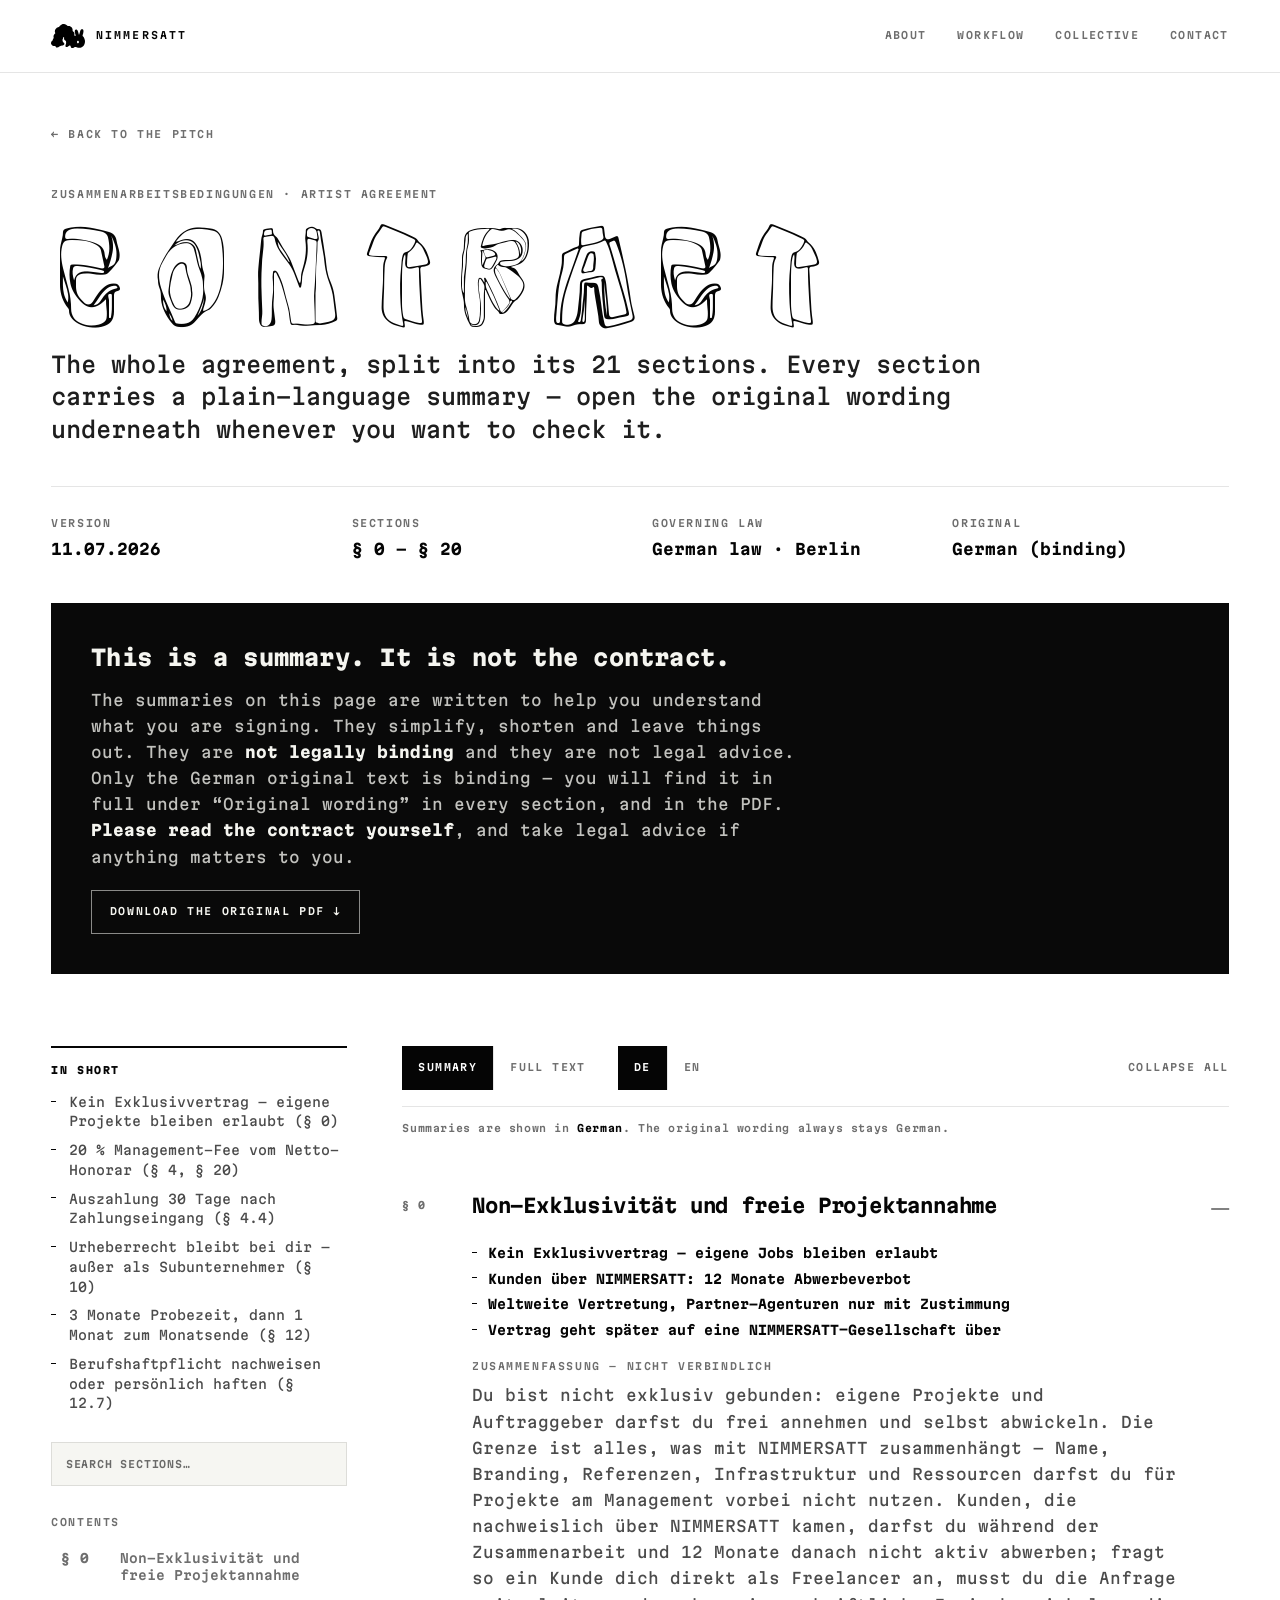
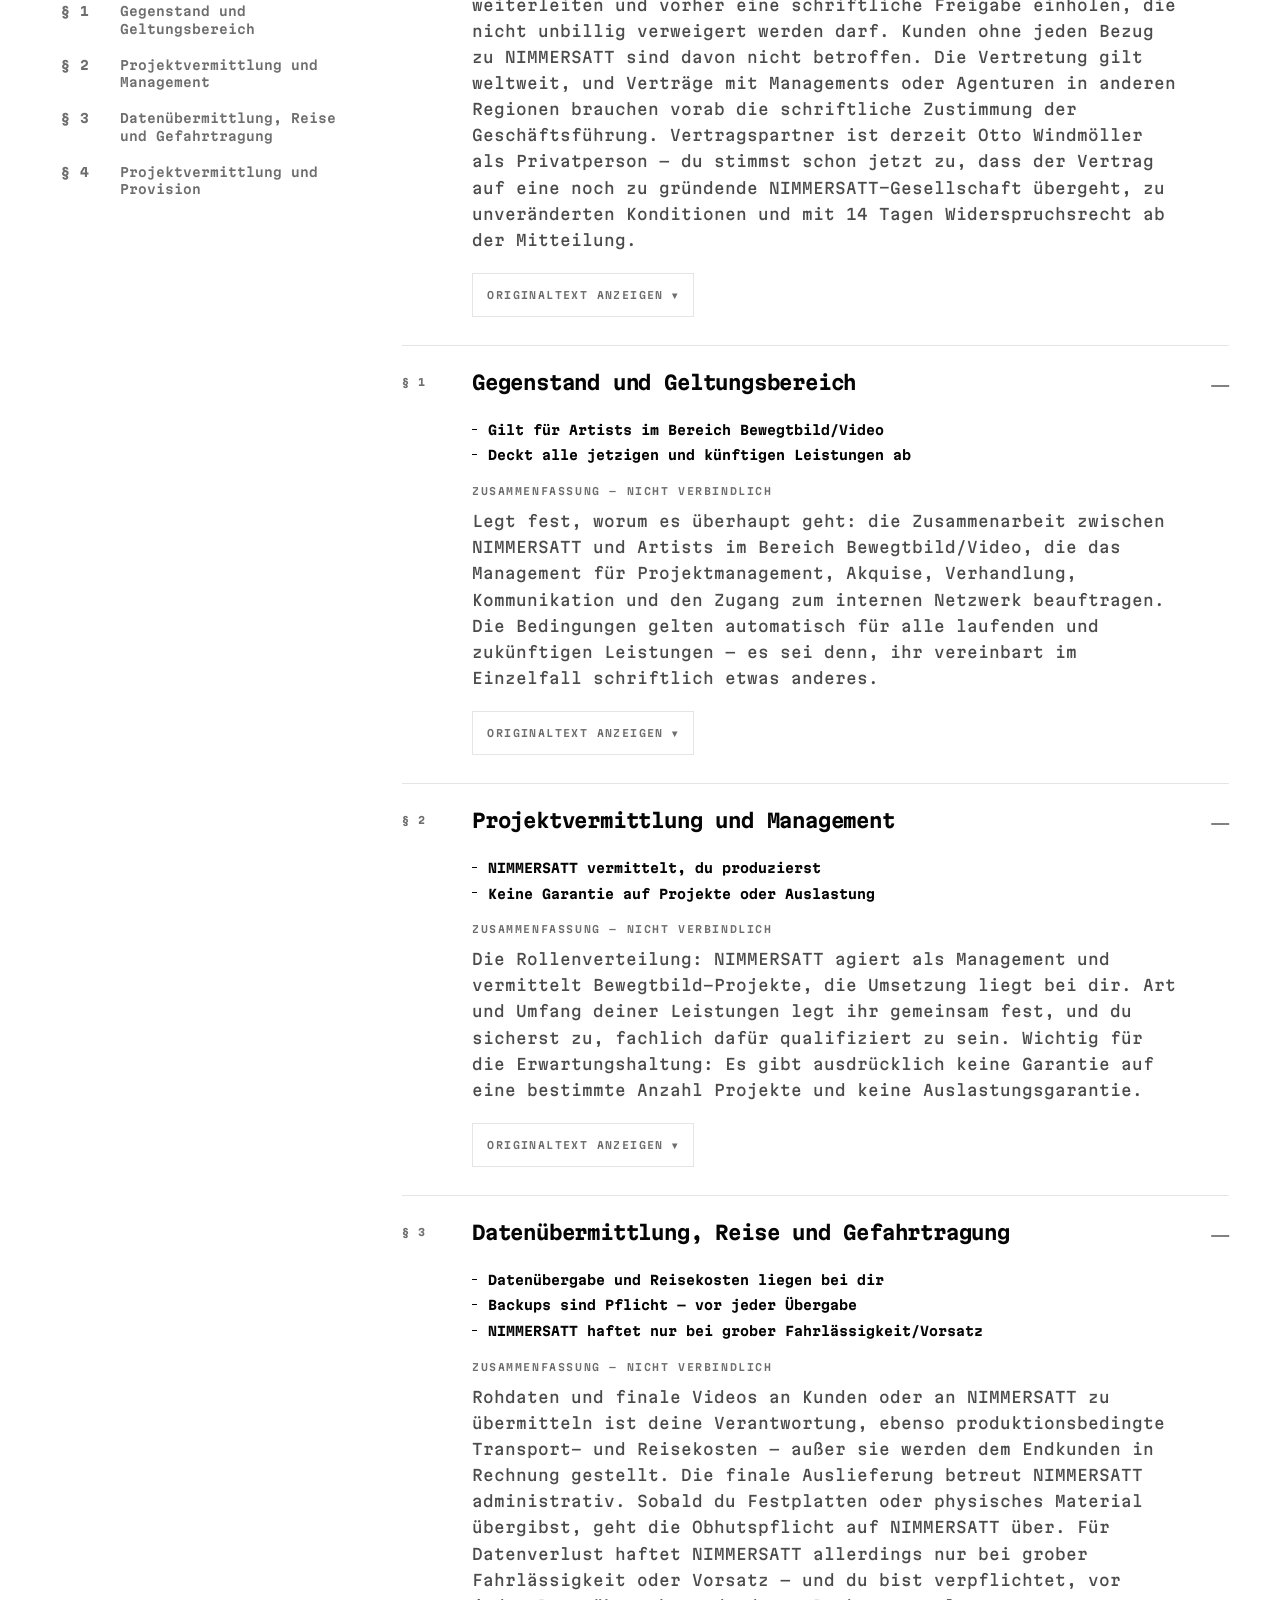
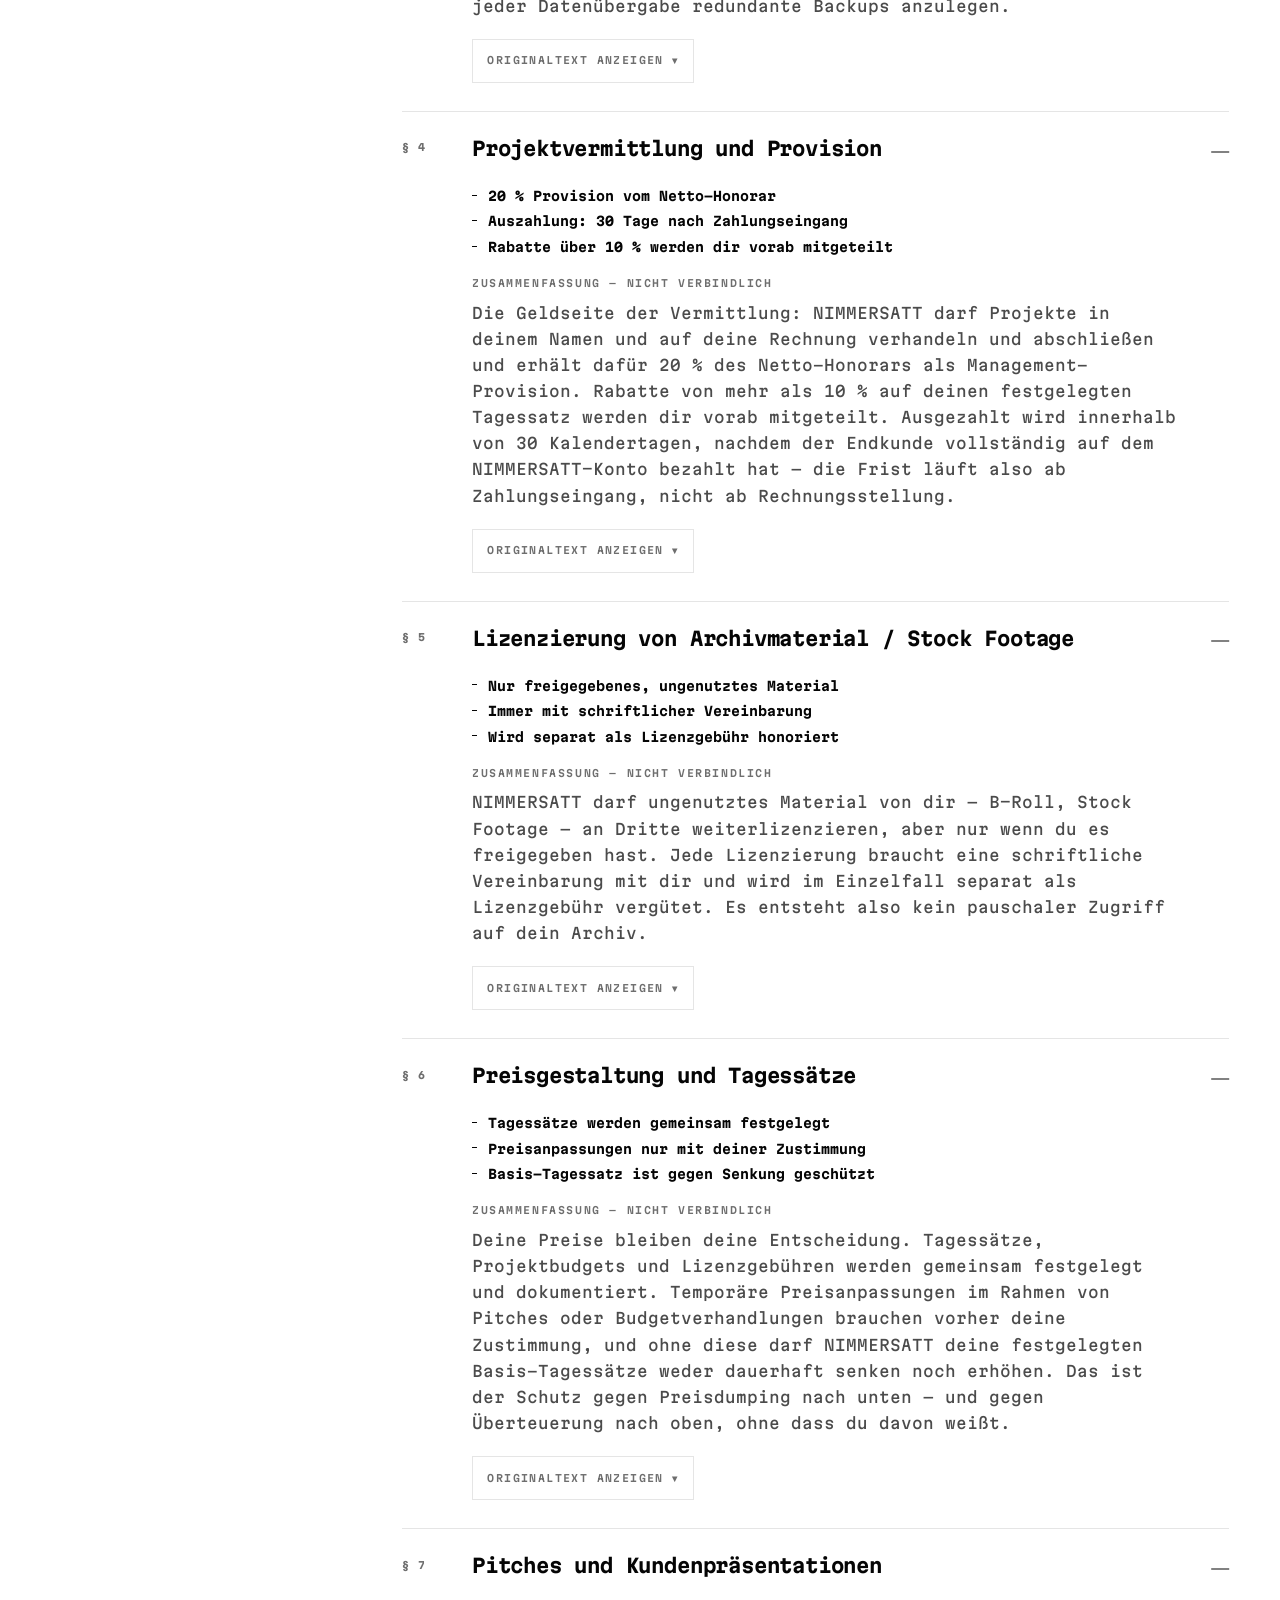
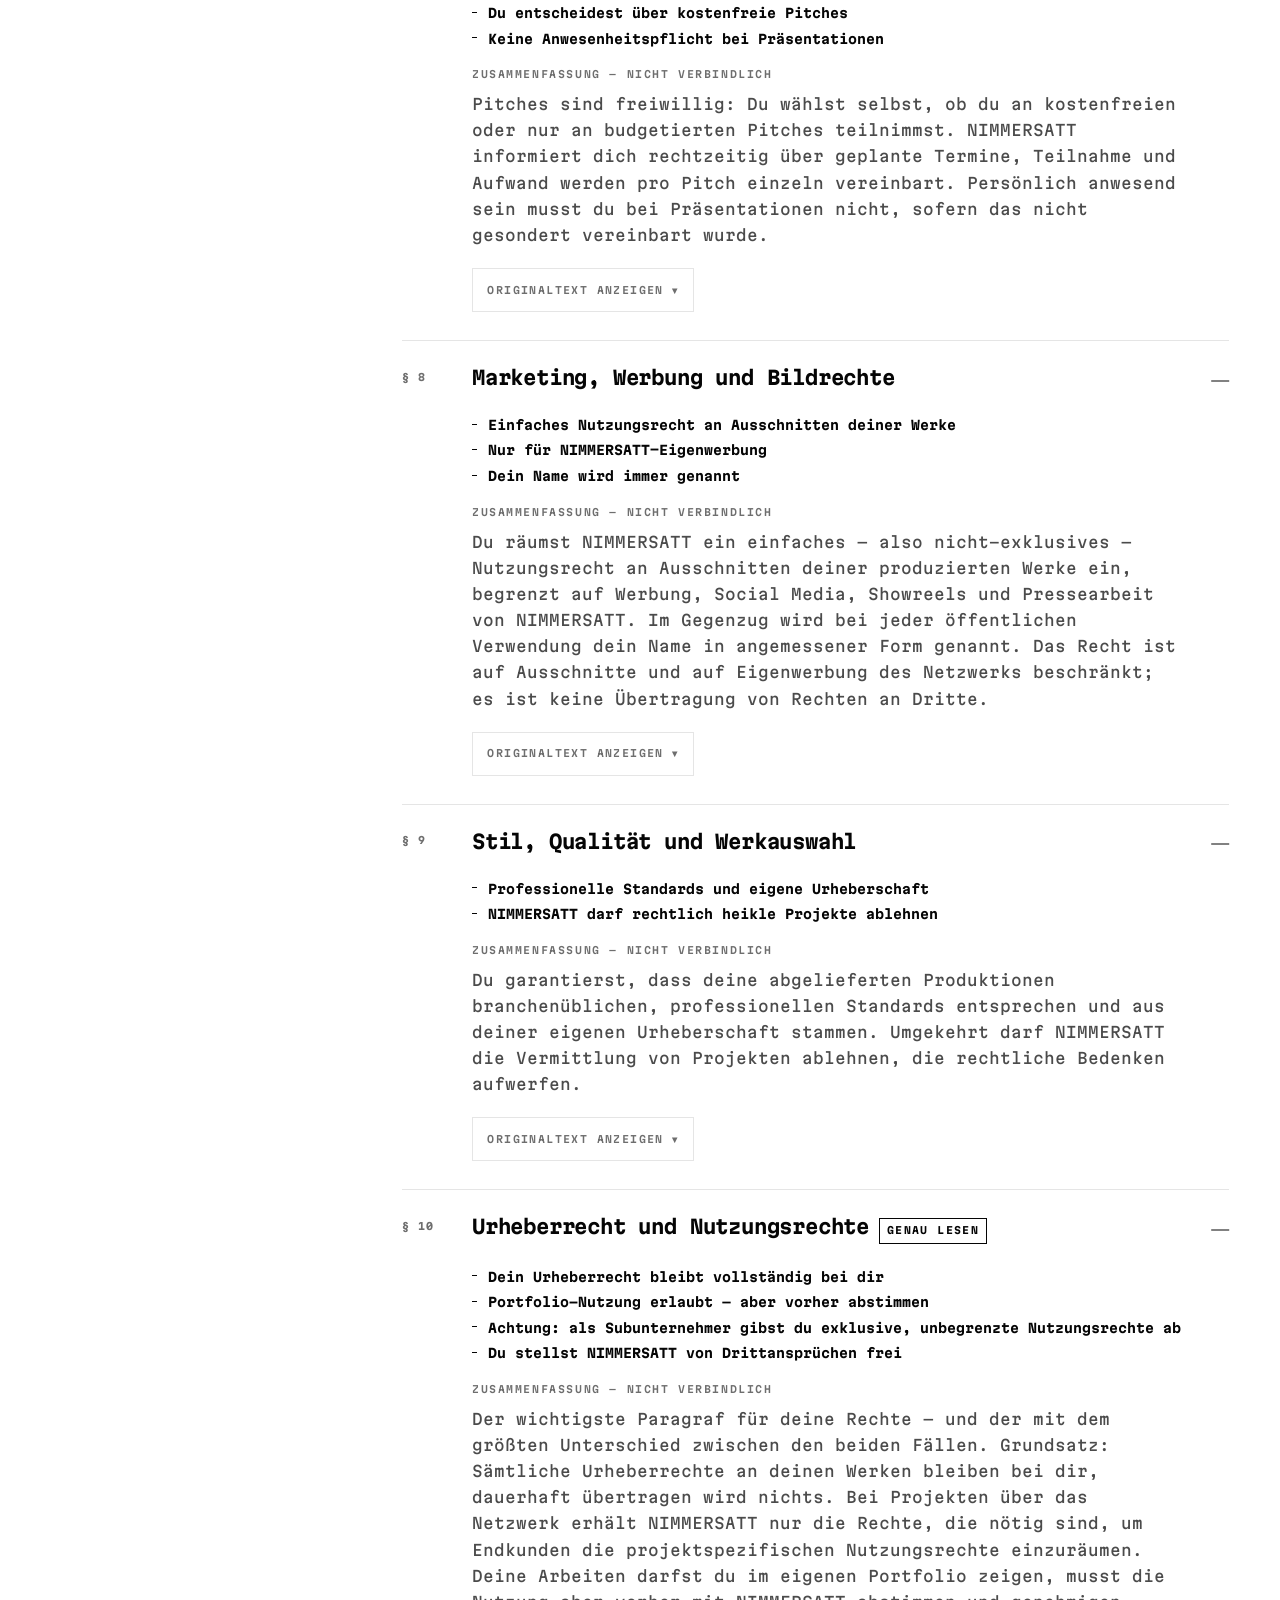
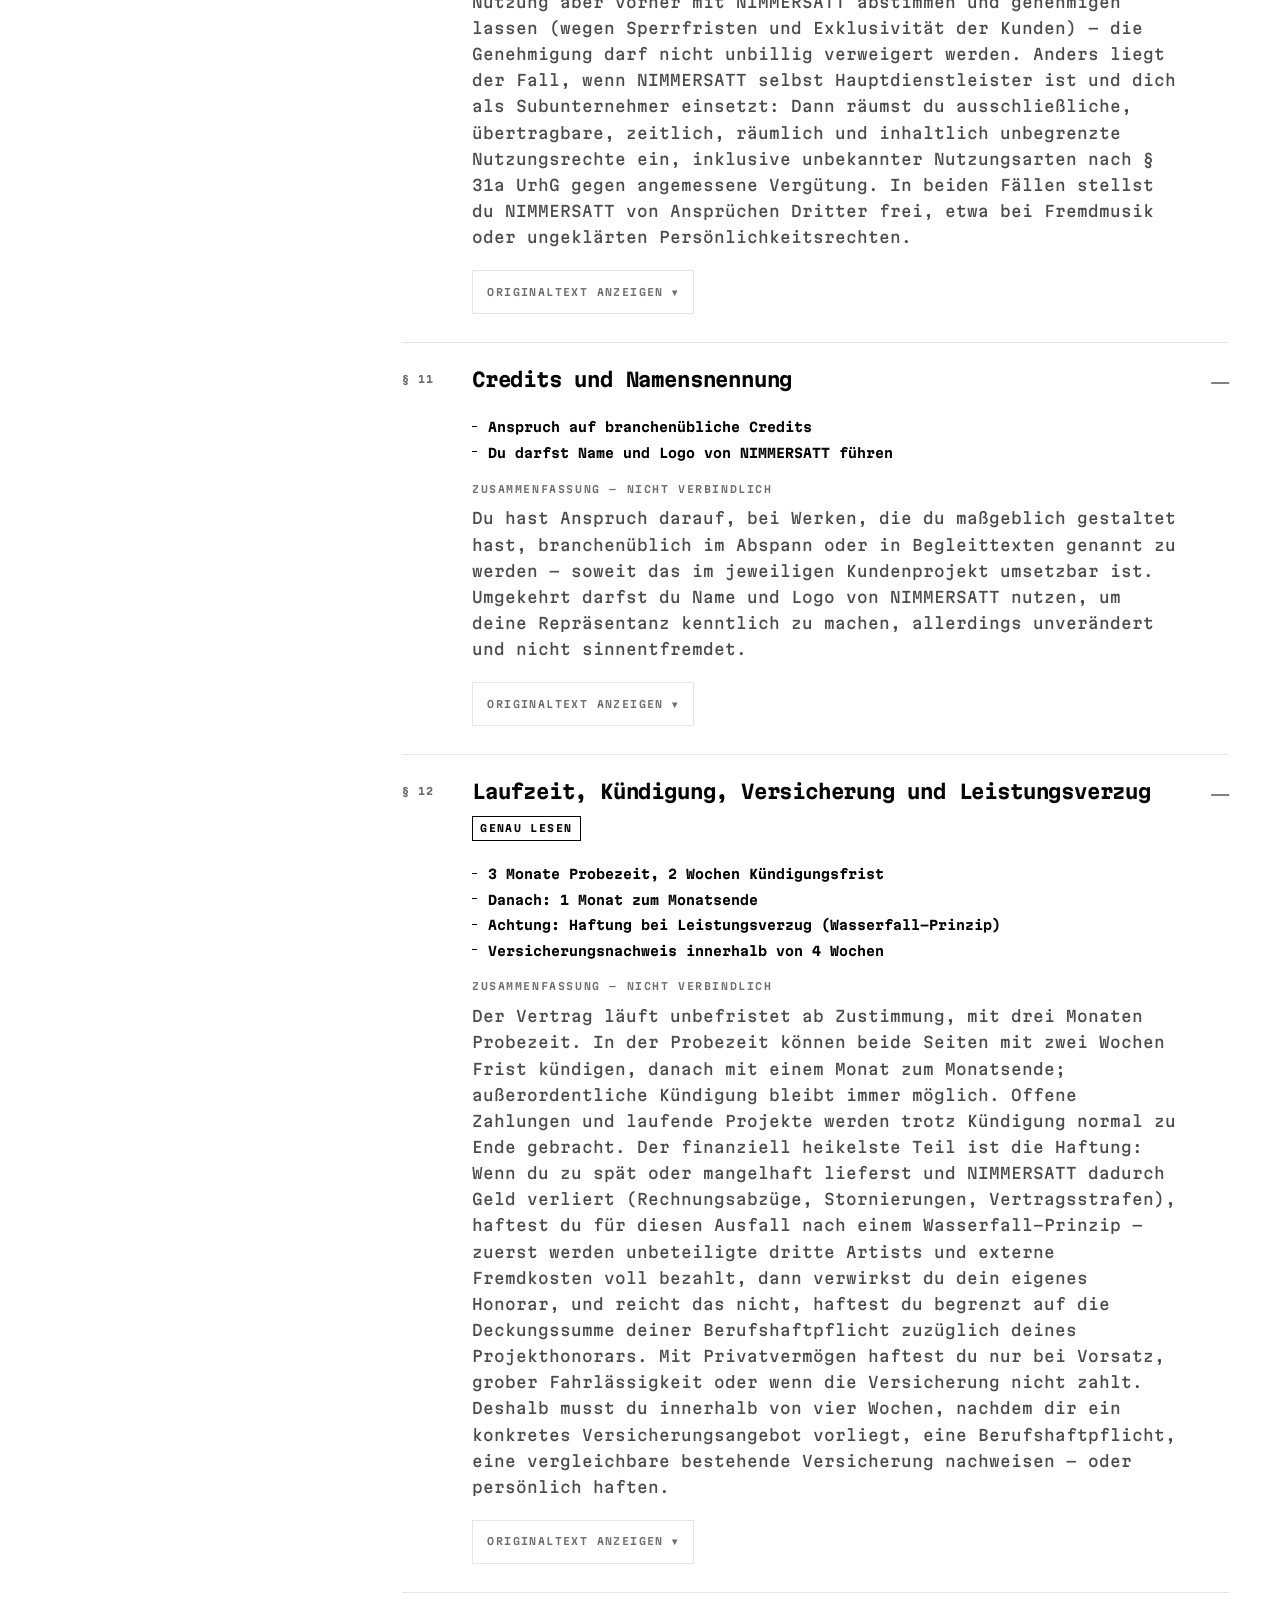
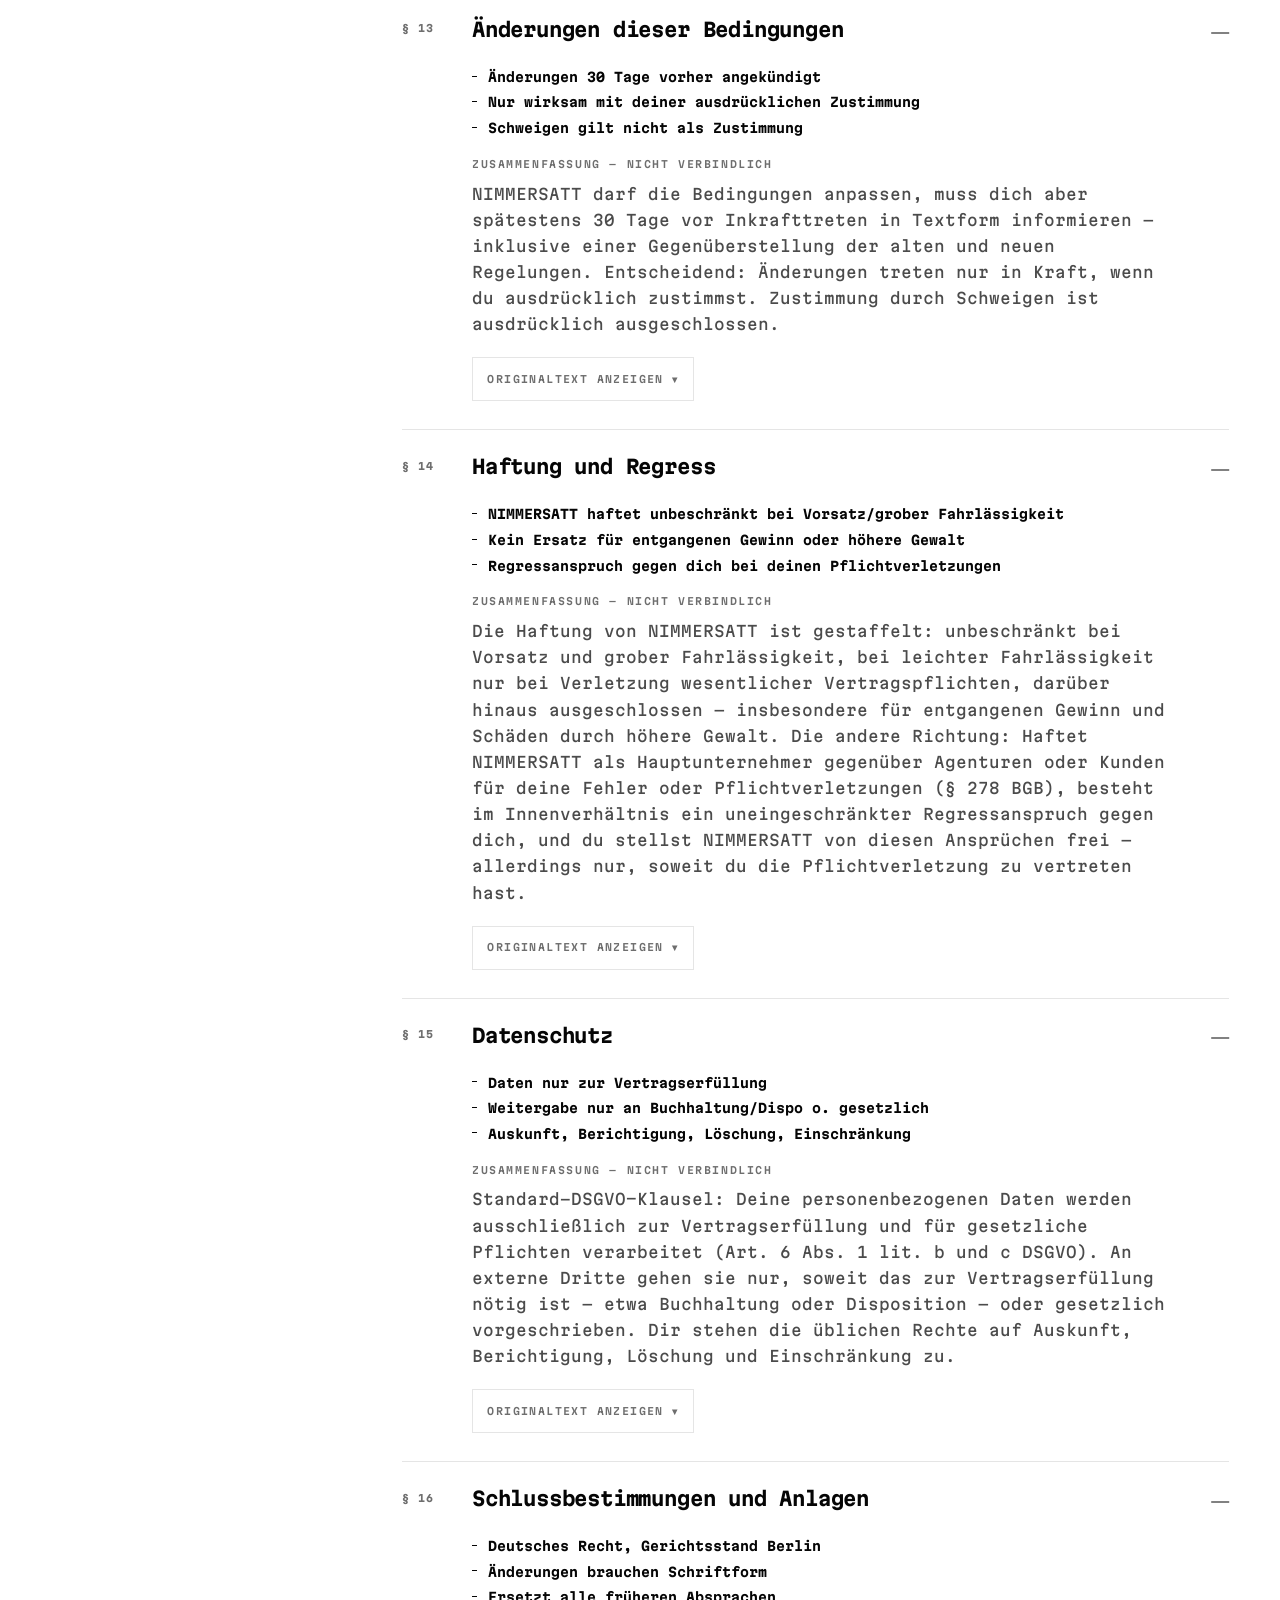
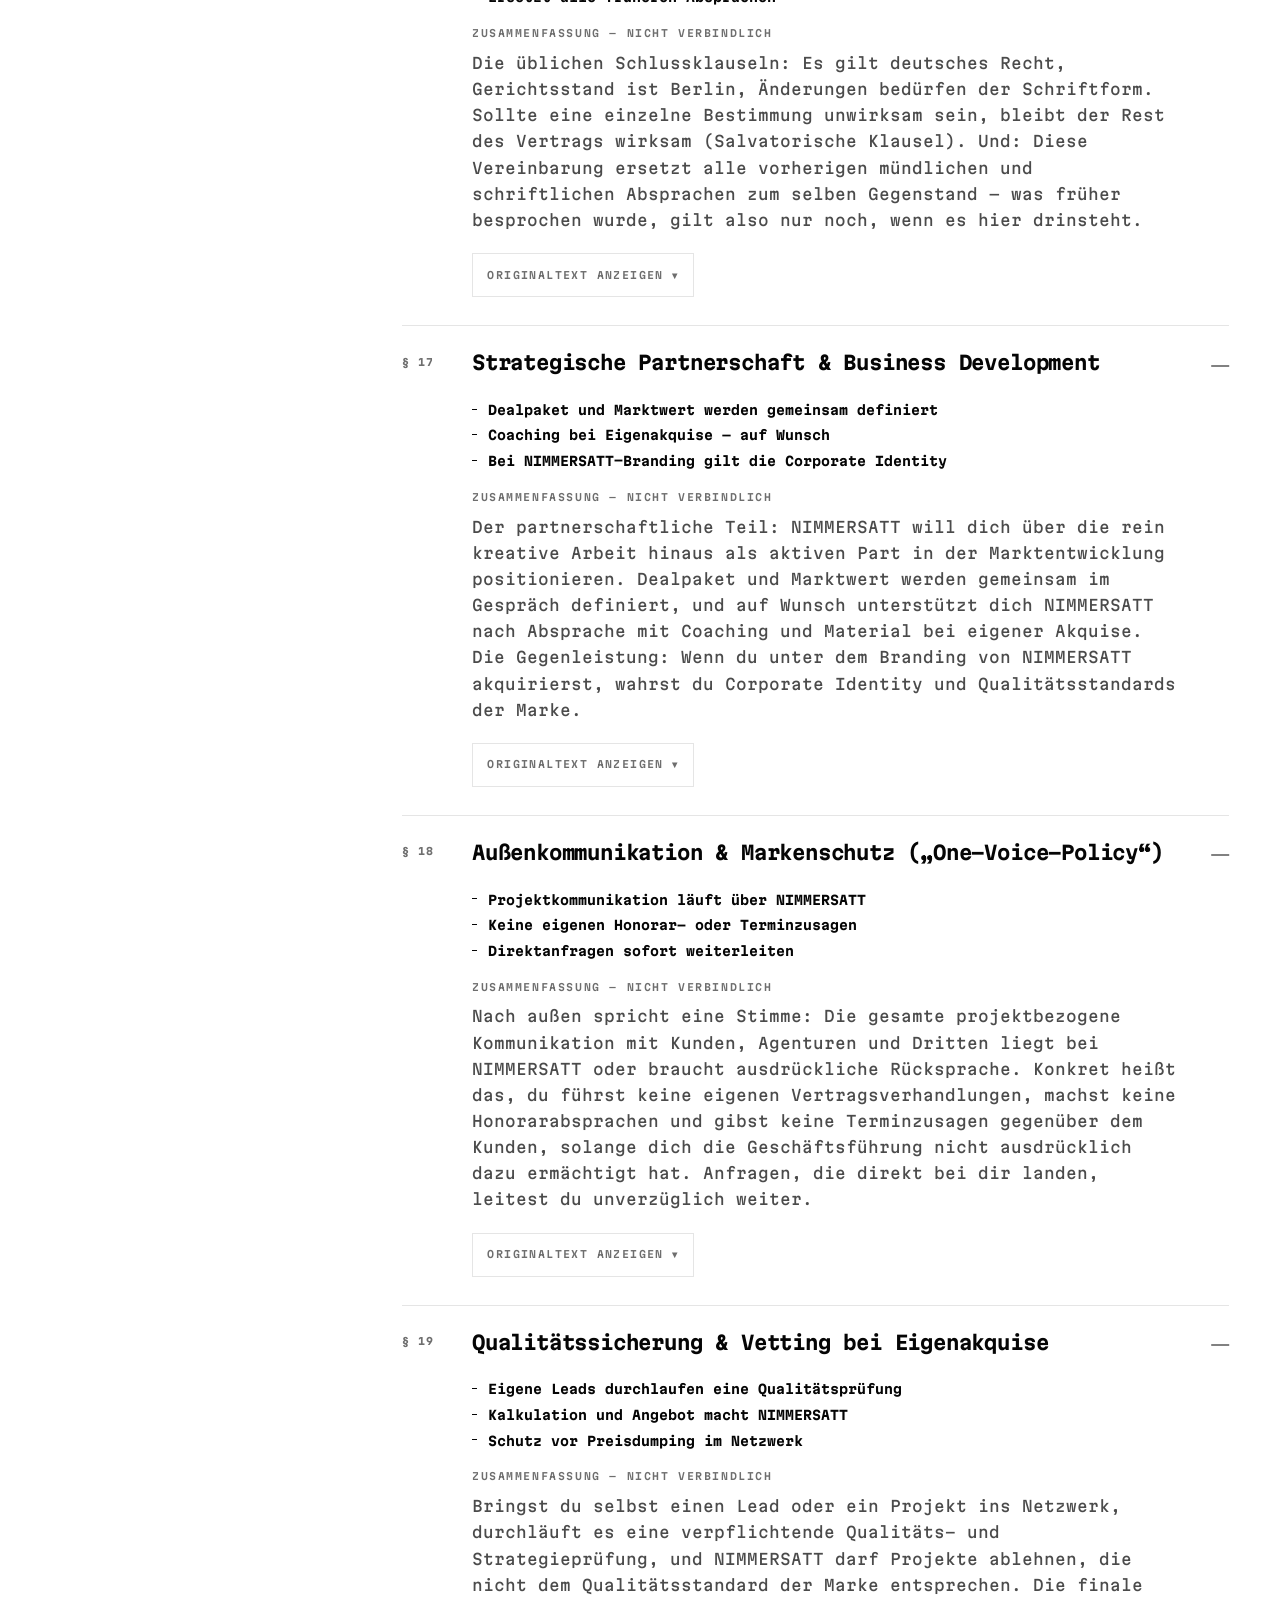
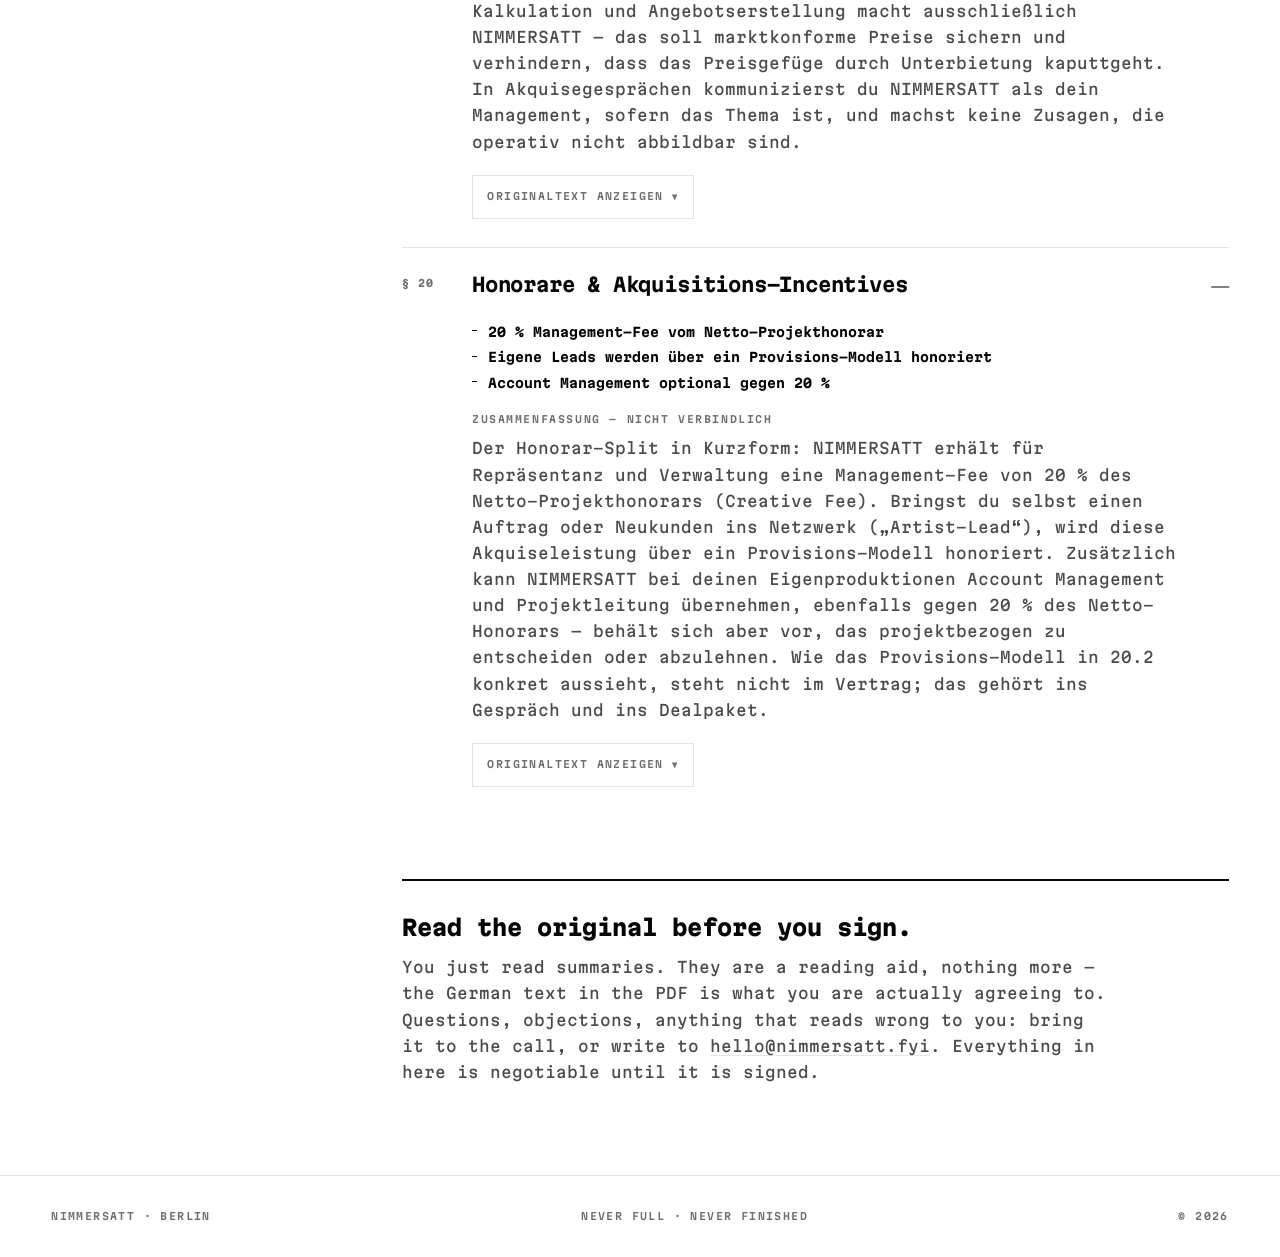
<file: surge-artist-pitch-site/contract.html>
<!DOCTYPE html>
<html lang="en">
<head>
  <meta charset="UTF-8" />
  <meta name="viewport" content="width=device-width, initial-scale=1.0" />
  <title>NIMMERSATT — Artist Agreement, section by section</title>
  <meta name="description" content="The full NIMMERSATT artist agreement with a plain-language summary for every section. The German original text is binding — the summaries are guidance only." />

  <link rel="icon" type="image/svg+xml" href="assets/logo.svg" />
  <link rel="canonical" href="https://nimmersatt-artist-pitch.surge.sh/contract.html" />
  <meta name="robots" content="noindex, follow" />
  <meta property="og:type" content="article" />
  <meta property="og:site_name" content="NIMMERSATT" />
  <meta property="og:title" content="NIMMERSATT — Artist Agreement, section by section" />
  <meta property="og:description" content="The full artist agreement with a plain-language summary for every section." />
  <meta name="theme-color" content="#ffffff" />

  <link rel="preconnect" href="https://fonts.googleapis.com" />
  <link rel="preconnect" href="https://fonts.gstatic.com" crossorigin />
  <link href="https://fonts.googleapis.com/css2?family=Rock+3D&family=Martian+Mono:wght@100..800&display=swap" rel="stylesheet" />

  <link rel="stylesheet" href="css/tokens.css" />
  <link rel="stylesheet" href="css/pitch.css" />
  <link rel="stylesheet" href="css/contract.css" />
</head>
<body class="contract-page">

  <a class="skip-link" href="#contract-main">Skip to the contract</a>

  <!-- Same header as the pitch. No hero here, so main.js pins it immediately. -->
  <header class="nav" id="siteHeader">
    <a class="nav__brand" href="index.html" aria-label="Nimmersatt, home">
      <img class="nav__mark" src="assets/logo.svg" alt="" />
      <span class="nav__name">Nimmersatt</span>
    </a>
    <nav class="nav__links" id="navLinks">
      <a href="index.html#about">About</a>
      <a href="index.html#work">Workflow</a>
      <a href="index.html#collective">Collective</a>
      <a href="index.html#contact">Contact</a>
    </nav>
    <button class="nav__toggle" id="navToggle" type="button" aria-label="Open menu" aria-expanded="false" aria-controls="navLinks">
      <span class="nav__toggle-bar"></span>
      <span class="nav__toggle-bar"></span>
    </button>
  </header>

  <main id="contract-main" tabindex="-1">

    <!-- ── Masthead ─────────────────────────────────────────────────────── -->
    <section class="cdoc-head shell">
      <a class="cdoc-head__back" href="index.html">← Back to the pitch</a>

      <p class="cdoc-head__eyebrow label">Zusammenarbeitsbedingungen · Artist Agreement</p>
      <h1 class="cdoc-head__title display">Contract</h1>

      <p class="cdoc-head__lead">
        The whole agreement, split into its 21 sections. Every section carries a
        plain-language summary — open the original wording underneath whenever
        you want to check it.
      </p>

      <dl class="cdoc-head__meta">
        <div><dt>Version</dt><dd data-contract-revision>—</dd></div>
        <div><dt>Sections</dt><dd data-contract-count>—</dd></div>
        <div><dt>Governing law</dt><dd>German law · Berlin</dd></div>
        <div><dt>Original</dt><dd>German (binding)</dd></div>
      </dl>

      <!-- Shown only when you arrive here from a download link (?from=download) -->
      <p class="cdoc-downloaded" id="cdocDownloaded" hidden>
        <span aria-hidden="true">↓</span>
        Your download has started. Below is the same contract, section by section.
      </p>
    </section>

    <!-- ── Disclaimer — deliberately not dismissible ────────────────────── -->
    <section class="shell">
      <div class="cdoc-disclaimer" role="note">
        <p class="cdoc-disclaimer__title">This is a summary. It is not the contract.</p>
        <p>
          The summaries on this page are written to help you understand what you
          are signing. They simplify, shorten and leave things out. They are
          <strong>not legally binding</strong> and they are not legal advice.
          Only the German original text is binding — you will find it in full
          under “Original wording” in every section, and in the PDF.
          <strong>Please read the contract yourself</strong>, and take legal
          advice if anything matters to you.
        </p>
        <a class="cdoc-disclaimer__dl" href="assets/documents/nimmersatt-vertrag-de.download" download="NIMMERSATT-Vertrag-DE.pdf">
          Download the original PDF <span aria-hidden="true">↓</span>
        </a>
      </div>
    </section>

    <!-- ── Explorer ─────────────────────────────────────────────────────── -->
    <div class="cdoc shell">

      <!-- Sidebar: the pre-summarised view + index -->
      <aside class="cdoc__side" aria-label="Contract overview and contents">
        <div class="cdoc__side-inner">

          <section class="cdoc-tldr">
            <h2 class="cdoc-tldr__title">In short</h2>
            <ul class="cdoc-tldr__list" data-tldr></ul>
          </section>

          <div class="cdoc-find">
            <label class="visually-hidden" for="cdocSearch">Search the contract</label>
            <input class="cdoc-find__input" id="cdocSearch" type="search"
                   placeholder="Search sections…" autocomplete="off" />
          </div>

          <nav class="cdoc-index" aria-label="Contract sections">
            <p class="cdoc-index__title label">Contents</p>
            <ol class="cdoc-index__list" id="contractIndex"></ol>
            <p class="cdoc-index__empty" id="cdocNoHits" hidden>No section matches that.</p>
          </nav>

          <a class="cdoc-side__dl" href="assets/documents/nimmersatt-vertrag-de.download" download="NIMMERSATT-Vertrag-DE.pdf">
            Original PDF <span aria-hidden="true">↓</span>
          </a>
        </div>
      </aside>

      <!-- Main column -->
      <div class="cdoc__body">

        <!-- Controls -->
        <div class="cdoc-bar" id="cdocBar">
          <div class="cdoc-bar__group" role="group" aria-label="Reading mode">
            <button class="cdoc-seg is-active" type="button" data-mode="summary" aria-pressed="true">Summary</button>
            <button class="cdoc-seg" type="button" data-mode="full" aria-pressed="false">Full text</button>
          </div>

          <div class="cdoc-bar__group" role="group" aria-label="Summary language">
            <button class="cdoc-seg is-active" type="button" data-lang="de" aria-pressed="true" lang="de">DE</button>
            <button class="cdoc-seg" type="button" data-lang="en" aria-pressed="false" lang="en">EN</button>
          </div>

          <button class="cdoc-bar__all" type="button" id="cdocToggleAll" aria-pressed="true">Collapse all</button>
        </div>

        <p class="cdoc-bar__hint" data-bar-hint>
          Summaries are shown in <strong data-lang-name>German</strong>. The original wording always stays German.
        </p>

        <!-- Sections render here -->
        <div class="cdoc-sections" id="contractSections"></div>

        <noscript>
          <div class="cdoc-noscript">
            <p><strong>This page needs JavaScript to open and close the sections.</strong></p>
            <p>You can read the complete, binding contract in the PDF:
              <a href="assets/documents/nimmersatt-vertrag-de.download" download="NIMMERSATT-Vertrag-DE.pdf">Download the original (German) ↓</a>
            </p>
          </div>
        </noscript>

        <!-- Closing disclaimer — you end the page on the same warning you started on -->
        <div class="cdoc-endnote">
          <p class="cdoc-endnote__title">Read the original before you sign.</p>
          <p>
            You just read summaries. They are a reading aid, nothing more — the
            German text in the PDF is what you are actually agreeing to. Questions,
            objections, anything that reads wrong to you: bring it to the call, or
            write to <a href="mailto:hello@nimmersatt.fyi">hello@nimmersatt.fyi</a>.
            Everything in here is negotiable until it is signed.
          </p>
        </div>
      </div>
    </div>

    <footer class="cdoc-foot shell">
      <span>Nimmersatt · Berlin</span>
      <span>Never full · Never finished</span>
      <span>© 2026</span>
    </footer>
  </main>

  <script src="js/contract-data.js"></script>
  <script src="js/contract.js"></script>
  <script src="js/main.js"></script>
</body>
</html>
</file>
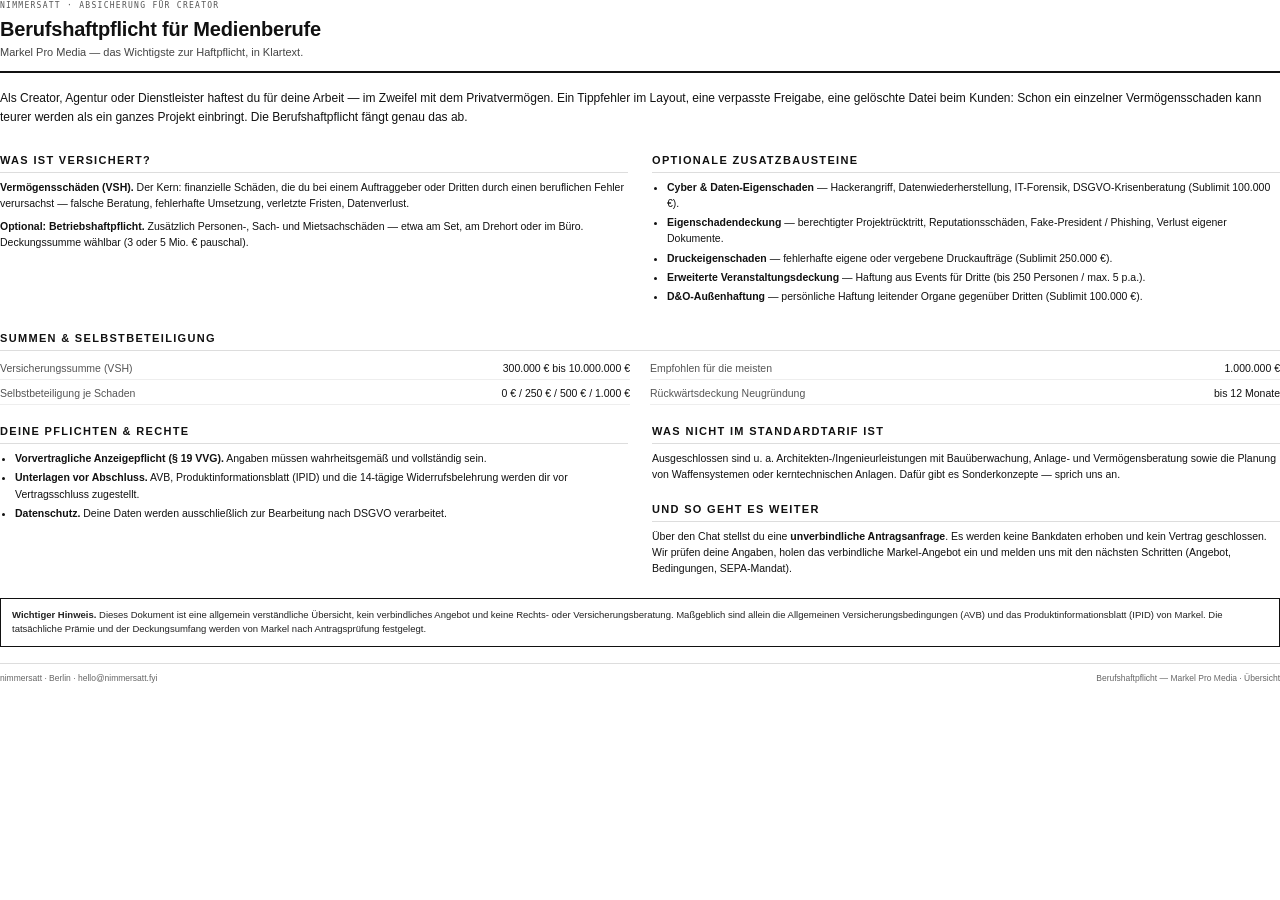
<file: surge-artist-pitch-site/assets/documents/_src/markel-berufshaftpflicht-info.html>
<!DOCTYPE html>
<html lang="de">
<head>
<meta charset="utf-8" />
<title>Berufshaftpflicht für Medienberufe — Markel Pro Media</title>
<style>
  @page { size: A4; margin: 18mm 16mm 16mm; }
  * { box-sizing: border-box; }
  html { -webkit-print-color-adjust: exact; print-color-adjust: exact; }
  body {
    margin: 0; color: #111; background: #fff;
    font-family: "Helvetica Neue", Arial, sans-serif;
    font-size: 10.5px; line-height: 1.55;
  }
  .mono { font-family: "SFMono-Regular", "Menlo", monospace; }
  header { border-bottom: 2px solid #111; padding-bottom: 10px; margin-bottom: 16px; }
  .eyebrow { font-family: "SFMono-Regular","Menlo",monospace; text-transform: uppercase; letter-spacing: 0.16em; font-size: 8px; color: #555; margin: 0 0 6px; }
  h1 { font-size: 20px; line-height: 1.1; margin: 0 0 4px; letter-spacing: -0.01em; }
  .sub { font-size: 11px; color: #444; margin: 0; }
  h2 { font-size: 11px; text-transform: uppercase; letter-spacing: 0.12em; margin: 18px 0 6px; padding-bottom: 3px; border-bottom: 1px solid #ddd; }
  p { margin: 0 0 7px; }
  ul { margin: 0 0 7px; padding-left: 15px; }
  li { margin: 0 0 3px; }
  .lead { font-size: 12px; color: #111; }
  .grid { display: grid; grid-template-columns: 1fr 1fr; gap: 4px 20px; }
  .mods li strong { display: inline; }
  .kv { display: grid; grid-template-columns: 1fr 1fr; gap: 2px 20px; }
  .kv div { padding: 3px 0; border-bottom: 1px solid #eee; display: flex; justify-content: space-between; gap: 12px; }
  .kv dt { color: #555; }
  .note { border: 1px solid #111; padding: 9px 11px; margin-top: 14px; font-size: 9.5px; color: #222; }
  footer { margin-top: 16px; padding-top: 8px; border-top: 1px solid #ddd; font-size: 8.5px; color: #666; display: flex; justify-content: space-between; }
  .two { display: grid; grid-template-columns: 1fr 1fr; gap: 0 24px; }
</style>
</head>
<body>
  <header>
    <p class="eyebrow">nimmersatt · Absicherung für Creator</p>
    <h1>Berufshaftpflicht für Medienberufe</h1>
    <p class="sub">Markel Pro Media — das Wichtigste zur Haftpflicht, in Klartext.</p>
  </header>

  <p class="lead">Als Creator, Agentur oder Dienstleister haftest du für deine Arbeit — im Zweifel mit dem Privatvermögen. Ein Tippfehler im Layout, eine verpasste Freigabe, eine gelöschte Datei beim Kunden: Schon ein einzelner Vermögensschaden kann teurer werden als ein ganzes Projekt einbringt. Die Berufshaftpflicht fängt genau das ab.</p>

  <div class="two">
    <div>
      <h2>Was ist versichert?</h2>
      <p><strong>Vermögensschäden (VSH).</strong> Der Kern: finanzielle Schäden, die du bei einem Auftraggeber oder Dritten durch einen beruflichen Fehler verursachst — falsche Beratung, fehlerhafte Umsetzung, verletzte Fristen, Datenverlust.</p>
      <p><strong>Optional: Betriebshaftpflicht.</strong> Zusätzlich Personen-, Sach- und Mietsachschäden — etwa am Set, am Drehort oder im Büro. Deckungssumme wählbar (3 oder 5 Mio. € pauschal).</p>
    </div>
    <div>
      <h2>Optionale Zusatzbausteine</h2>
      <ul class="mods">
        <li><strong>Cyber &amp; Daten-Eigenschaden</strong> — Hackerangriff, Datenwiederherstellung, IT-Forensik, DSGVO-Krisenberatung (Sublimit 100.000 €).</li>
        <li><strong>Eigenschadendeckung</strong> — berechtigter Projektrücktritt, Reputationsschäden, Fake-President / Phishing, Verlust eigener Dokumente.</li>
        <li><strong>Druckeigenschaden</strong> — fehlerhafte eigene oder vergebene Druckaufträge (Sublimit 250.000 €).</li>
        <li><strong>Erweiterte Veranstaltungsdeckung</strong> — Haftung aus Events für Dritte (bis 250 Personen / max. 5 p.a.).</li>
        <li><strong>D&amp;O-Außenhaftung</strong> — persönliche Haftung leitender Organe gegenüber Dritten (Sublimit 100.000 €).</li>
      </ul>
    </div>
  </div>

  <h2>Summen &amp; Selbstbeteiligung</h2>
  <div class="kv">
    <div><dt>Versicherungssumme (VSH)</dt><dd>300.000 € bis 10.000.000 €</dd></div>
    <div><dt>Empfohlen für die meisten</dt><dd>1.000.000 €</dd></div>
    <div><dt>Selbstbeteiligung je Schaden</dt><dd>0 € / 250 € / 500 € / 1.000 €</dd></div>
    <div><dt>Rückwärtsdeckung Neugründung</dt><dd>bis 12 Monate</dd></div>
  </div>

  <div class="two">
    <div>
      <h2>Deine Pflichten &amp; Rechte</h2>
      <ul>
        <li><strong>Vorvertragliche Anzeigepflicht (§ 19 VVG).</strong> Angaben müssen wahrheitsgemäß und vollständig sein.</li>
        <li><strong>Unterlagen vor Abschluss.</strong> AVB, Produktinformationsblatt (IPID) und die 14-tägige Widerrufsbelehrung werden dir vor Vertragsschluss zugestellt.</li>
        <li><strong>Datenschutz.</strong> Deine Daten werden ausschließlich zur Bearbeitung nach DSGVO verarbeitet.</li>
      </ul>
    </div>
    <div>
      <h2>Was nicht im Standardtarif ist</h2>
      <p>Ausgeschlossen sind u. a. Architekten-/Ingenieurleistungen mit Bauüberwachung, Anlage- und Vermögensberatung sowie die Planung von Waffensystemen oder kerntechnischen Anlagen. Dafür gibt es Sonderkonzepte — sprich uns an.</p>
      <h2>Und so geht es weiter</h2>
      <p>Über den Chat stellst du eine <strong>unverbindliche Antragsanfrage</strong>. Es werden keine Bankdaten erhoben und kein Vertrag geschlossen. Wir prüfen deine Angaben, holen das verbindliche Markel-Angebot ein und melden uns mit den nächsten Schritten (Angebot, Bedingungen, SEPA-Mandat).</p>
    </div>
  </div>

  <div class="note">
    <strong>Wichtiger Hinweis.</strong> Dieses Dokument ist eine allgemein verständliche Übersicht, kein verbindliches Angebot und keine Rechts- oder Versicherungsberatung. Maßgeblich sind allein die Allgemeinen Versicherungsbedingungen (AVB) und das Produktinformationsblatt (IPID) von Markel. Die tatsächliche Prämie und der Deckungsumfang werden von Markel nach Antragsprüfung festgelegt.
  </div>

  <footer>
    <span>nimmersatt · Berlin · hello@nimmersatt.fyi</span>
    <span>Berufshaftpflicht — Markel Pro Media · Übersicht</span>
  </footer>
</body>
</html>
</file>
<file: surge-artist-pitch-site/css/tokens.css>
/* ============================================================================
   NIMMERSATT — Design Tokens & Base
   Single source of truth for the Nimmersatt visual language.
   Distilled from the live Nimmersatt projects + Mango Brain vault.

   Philosophy: "Subtract before you add." Restraint with confidence.
   Monochrome (white / near-black) + exactly ONE accent used as punctuation.
   Two typefaces only: Rock 3D (display) + Martian Mono (body / mono).
   ========================================================================== */

:root {
  /* --- Color: monochrome base ------------------------------------------- */
  --bg:            #ffffff;            /* page background — never cream/off-white */
  --fg:            #050505;            /* near-black, softer than pure #000 */
  --muted:         rgba(5, 5, 5, 0.58);/* secondary labels, metadata */
  --faint:         rgba(5, 5, 5, 0.10);/* hairline borders, dividers */
  --panel:         #f6f6f2;            /* quiet surface for sections */
  --dark:          #090909;            /* inverted bands (ticker, footer) */
  --on-dark:       #f5f5f0;            /* text on dark bands */
  --on-dark-muted: rgba(245, 245, 240, 0.55);

  /* --- Editorial reading system ----------------------------------------- */
  /* Martian Mono is hard to read heavy, so running text is set lighter, with
     a darker ink for AA+ contrast and a controlled measure. See the
     "EDITORIAL TYPE SYSTEM" block in pitch.css / deck.css for the roles. */
  --ink:           rgba(5, 5, 5, 0.72);   /* running body text — ~8.7:1 (AAA) */
  --ink-strong:    rgba(5, 5, 5, 0.90);   /* standfirst / intro lines, near-black */
  --on-dark-read:  rgba(245, 245, 240, 0.78); /* body text on dark bands */
  --measure:       64ch;                   /* optimal line length for reading */
  --lh-read:       1.72;                   /* body leading */
  --lh-lead:       1.5;                    /* standfirst leading */
  --w-read:        460;                    /* body weight (mono reads light) */
  --w-lead:        500;                    /* standfirst weight */

  /* --- Strictly black & white. No colour anywhere. ---------------------- */
  /* "Accent" is now solid black — emphasis comes from black-on-grey contrast
     and weight, never hue. Body text is grey (--muted), emphasis is black. */
  --accent:        #050505;

  /* --- Typography ------------------------------------------------------- */
  --font-display:  "Rock 3D", sans-serif;
  --font-mono:     "Martian Mono", ui-monospace, SFMono-Regular, Menlo, monospace;

  /* Fluid type scale (clamp: min, preferred-vw, max) */
  --text-hero:     clamp(2.75rem, 11.2vw, 9.75rem);   /* hero wordmark only */
  /* Section headlines: Rock 3D is hand-drawn — kept legible, never a full
     sentence at poster scale. Short headlines + this controlled size read. */
  --text-display:  clamp(1.9rem, 4.6vw, 3.6rem);
  --text-heading:  clamp(1.6rem, 4vw, 3rem);
  --text-sub:      clamp(1.1rem, 1.7vw, 1.45rem);
  --text-body:     clamp(0.95rem, 1.1vw, 1.0625rem);
  --text-label:    clamp(0.62rem, 0.78vw, 0.78rem);

  /* --- Spacing ---------------------------------------------------------- */
  --pad-edge:      clamp(1.25rem, 4vw, 4.5rem);  /* symmetric page gutters */
  --gap-section:   clamp(3.75rem, 7.5vw, 8rem);
  --gap-tile:      clamp(1.25rem, 2.5vw, 2.5rem);
  --maxw:          1480px;

  /* --- Motion: never linear, never the browser default ------------------ */
  --ease-out-expo:  cubic-bezier(0.16, 1, 0.30, 1);  /* entrances */
  --ease-spring:    cubic-bezier(0.23, 1, 0.32, 1);  /* hovers / UI states */
  --dur-enter:      0.7s;
  --dur-ui:         0.32s;

  /* --- Layering --------------------------------------------------------- */
  --z-content:    10;
  --z-nav:        100;
  --z-preloader:  9999;
}

/* ---------------------------------------------------------------------------
   Reset & base
   ------------------------------------------------------------------------- */
*, *::before, *::after { box-sizing: border-box; margin: 0; padding: 0; }

html {
  -webkit-font-smoothing: antialiased;
  -moz-osx-font-smoothing: grayscale;
  text-rendering: optimizeLegibility;
  scroll-behavior: smooth;
}

body {
  background: var(--bg);
  color: var(--fg);
  font-family: var(--font-mono);
  font-size: var(--text-body);
  font-weight: 600;
  line-height: 1.7;
  overflow-x: hidden;
  font-feature-settings: "lnum" 1, "tnum" 1;
}

img, svg, video { display: block; max-width: 100%; }
a { color: inherit; text-decoration: none; }

button {
  font: inherit; color: inherit; cursor: pointer;
  background: none; border: none; outline: none;
}

/* Display type: Rock 3D, uppercase, the editorial statement voice */
.display {
  font-family: var(--font-display);
  font-weight: 400;
  text-transform: uppercase;
  letter-spacing: 0.04em;
  line-height: 0.9;
}

/* Caption / label: small mono, uppercase, wide tracking */
.label {
  font-family: var(--font-mono);
  font-size: var(--text-label);
  text-transform: uppercase;
  letter-spacing: 0.16em;
  color: var(--muted);
}

.accent { color: var(--accent); }

/* ---------------------------------------------------------------------------
   Shared layout helpers
   ------------------------------------------------------------------------- */
.shell {
  width: 100%;
  max-width: var(--maxw);
  margin-inline: auto;
  padding-inline: var(--pad-edge);
}

/* ---------------------------------------------------------------------------
   Entrance animation — opacity + translateY only (never scale/rotate)
   ------------------------------------------------------------------------- */
[data-animate] {
  opacity: 0;
  transform: translateY(1.75rem);
  transition:
    opacity var(--dur-enter) var(--ease-out-expo),
    transform var(--dur-enter) var(--ease-out-expo);
  will-change: opacity, transform;
}
[data-animate].is-visible { opacity: 1; transform: translateY(0); }

[data-stagger] > * {
  opacity: 0;
  transform: translateY(1.25rem);
  transition:
    opacity 0.6s var(--ease-out-expo),
    transform 0.6s var(--ease-out-expo);
}
[data-stagger].is-visible > * { opacity: 1; transform: translateY(0); }
[data-stagger].is-visible > *:nth-child(1) { transition-delay: 0.00s; }
[data-stagger].is-visible > *:nth-child(2) { transition-delay: 0.08s; }
[data-stagger].is-visible > *:nth-child(3) { transition-delay: 0.16s; }
[data-stagger].is-visible > *:nth-child(4) { transition-delay: 0.24s; }
[data-stagger].is-visible > *:nth-child(5) { transition-delay: 0.32s; }
[data-stagger].is-visible > *:nth-child(6) { transition-delay: 0.40s; }

/* Respect reduced motion everywhere */
@media (prefers-reduced-motion: reduce) {
  *, *::before, *::after {
    animation-duration: 0.01ms !important;
    transition-duration: 0.01ms !important;
    scroll-behavior: auto !important;
  }
  [data-animate], [data-stagger] > * { opacity: 1; transform: none; }
}

/* ============================================================================
   PRINT — clean PDF export for every deck.
   Pitch decks travel as PDF, so print must render the full content (no scroll
   reveals hiding sections), drop the on-screen chrome, keep the dark bands, and
   break section-by-section like slides.
   ========================================================================== */
@media print {
  @page { margin: 14mm; }

  html { scroll-behavior: auto; }
  body { overflow: visible; }

  /* Show everything — reveals must never hide content on paper. */
  [data-animate], [data-stagger] > * { opacity: 1 !important; transform: none !important; }

  /* Drop on-screen-only chrome. */
  .preloader, .progress, .skip-link, .nav, .dnav, .hero__stamp, .ticker { display: none !important; }

  /* Keep dark sections actually dark in the PDF. */
  .closing, .dclosing, .ticker {
    -webkit-print-color-adjust: exact; print-color-adjust: exact;
  }

  /* Slide feel: each major section starts on a fresh page. */
  .section, .dsection { break-before: page; padding-block: 0 !important; }
  .hero, .cover { min-height: auto; padding-top: 0 !important; justify-content: flex-start; }

  /* Never split a card, beat, spec or reference tile across pages. */
  .pillar, .case, .dcase, .hubcard, .mood, .beat, .spec, .stat,
  .roster__col, .twocol > * { break-inside: avoid; }

  /* Tame the largest type so a headline fits one printed line. */
  .hero__title { font-size: clamp(2.5rem, 8vw, 5rem) !important; white-space: normal; }
  .manifesto__line, .dhead, .cover__title { font-size: clamp(2rem, 6vw, 3.5rem) !important; }

  a { text-decoration: none; }
}

/* Skip-link focus target: move focus to <main> without a full-element outline */
main[tabindex="-1"]:focus { outline: none; }

/* In-page anchor jumps must clear the fixed header (nav / dnav), so the target
   heading isn't hidden underneath it. */
section[id], main[id] { scroll-margin-top: clamp(72px, 9vh, 96px); }

/* Back-to-top button (injected by main.js; shows after scrolling on long pages) */
.backtotop {
  position: fixed; left: var(--pad-edge); bottom: clamp(1rem, 2.5vw, 1.75rem);
  z-index: var(--z-nav);
  display: inline-flex; align-items: center; gap: 0.4rem;
  padding: 0.5rem 0.9rem; border: 1px solid var(--faint); border-radius: 999px;
  background: color-mix(in srgb, var(--bg) 82%, transparent);
  backdrop-filter: blur(10px) saturate(1.2); -webkit-backdrop-filter: blur(10px) saturate(1.2);
  font-family: var(--font-mono);
  font-size: var(--text-label); letter-spacing: 0.16em; text-transform: uppercase; color: var(--muted);
  opacity: 0; visibility: hidden; transform: translateY(8px);
  transition: opacity var(--dur-ui) var(--ease-spring), transform var(--dur-ui) var(--ease-spring),
              visibility var(--dur-ui), color var(--dur-ui) var(--ease-spring), border-color var(--dur-ui) var(--ease-spring);
}
.backtotop.is-shown { opacity: 1; visibility: visible; transform: translateY(0); }
.backtotop:hover { color: var(--fg); border-color: var(--fg); }
@media print { .backtotop { display: none !important; } }
</file>
<file: surge-artist-pitch-site/css/pitch.css>
/* ============================================================================
   NIMMERSATT — Pitch foundation (page layout)
   A stylized one-screen-per-idea pitch for what Nimmersatt is:
   Artist Booking · Artist Management · Creative Production.
   ========================================================================== */

/* --- Preloader ------------------------------------------------------------ */
.preloader {
  position: fixed;
  inset: 0;
  z-index: var(--z-preloader);
  background: var(--bg);
  display: flex;
  align-items: center;
  justify-content: center;
  cursor: pointer;
  transition: opacity 0.42s var(--ease-out-expo), visibility 0.42s;
}
.preloader.is-done { opacity: 0; visibility: hidden; pointer-events: none; }
.preloader__media {
  width: clamp(240px, 42vw, 520px);
  height: auto;
  display: block;
  pointer-events: none;
  user-select: none;
  /* The loader is real footage — it plays in full colour. Only the page
     chrome stays monochrome; the work itself is the only colour on the site. */
}

/* --- Header --------------------------------------------------------------- */
.nav {
  position: fixed;
  inset: 0 0 auto 0;
  z-index: var(--z-nav);
  display: flex;
  align-items: center;
  justify-content: space-between;
  padding: clamp(0.9rem, 2vw, 1.5rem) var(--pad-edge);
  background: color-mix(in srgb, var(--bg) 82%, transparent);
  backdrop-filter: blur(14px);
  -webkit-backdrop-filter: blur(14px);
  border-bottom: 1px solid var(--faint);
  /* Hidden over the hero (logo lives in the hero). Slides in once scrolled past. */
  transform: translateY(-101%);
  transition: transform 0.5s var(--ease-out-expo);
}
.nav.is-stuck { transform: translateY(0); }
.nav__brand { display: flex; align-items: center; gap: 0.65rem; }
.nav__mark { width: clamp(26px, 3vw, 34px); color: var(--fg); }
.nav__name { font-size: var(--text-label); letter-spacing: 0.22em; text-transform: uppercase; }
.nav__links { display: flex; gap: clamp(1rem, 2.4vw, 2.2rem); }
.nav__links a {
  font-size: var(--text-label);
  text-transform: uppercase;
  letter-spacing: 0.14em;
  color: var(--muted);
  position: relative;
  transition: color var(--dur-ui) var(--ease-spring);
}
.nav__links a::after {
  content: ""; position: absolute; left: 0; bottom: -4px;
  width: 100%; height: 1px; background: currentColor;
  transform: scaleX(0); transform-origin: right;
  transition: transform var(--dur-ui) var(--ease-spring);
}
.nav__links a:hover { color: var(--fg); }
.nav__links a:hover::after { transform: scaleX(1); transform-origin: left; }
/* Hamburger toggle — hidden on desktop, revealed on phones (mobile block).
   Two bars that cross into an × when the menu is open. */
.nav__toggle {
  display: none; flex-direction: column; gap: 5px; cursor: pointer;
  width: 40px; height: 40px; align-items: center; justify-content: center;
  background: none; border: none; padding: 0; margin: -6px -6px -6px 0;
}
.nav__toggle-bar {
  display: block; width: 22px; height: 2px; background: var(--fg);
  transition: transform .3s var(--ease-spring), opacity .2s linear;
}
.nav.is-open .nav__toggle-bar:nth-child(1) { transform: translateY(3.5px) rotate(45deg); }
.nav.is-open .nav__toggle-bar:nth-child(2) { transform: translateY(-3.5px) rotate(-45deg); }

/* --- Section scaffold ----------------------------------------------------- */
.section { padding-block: var(--gap-section); }
.section--tight { padding-block: clamp(3rem, 7vw, 6rem); }
/* Mini-heading redesign — a short black rule + small mono label (B&W, editorial).
   Replaces the old coloured "01 — Label" anti-pattern. */
.section__index {
  display: flex;
  align-items: center;
  gap: clamp(0.7rem, 1.4vw, 1rem);
  font-size: var(--text-label);
  letter-spacing: 0.26em;
  text-transform: uppercase;
  color: var(--muted);
  margin-bottom: clamp(1.75rem, 3.2vw, 2.75rem);
}
.section__index::before {
  content: "";
  flex: 0 0 auto;
  width: clamp(26px, 4vw, 54px);
  height: 1px;
  background: var(--fg);
}
.section__num { color: var(--fg); font-variant-numeric: tabular-nums; }

/* --- Hero ----------------------------------------------------------------- */
.hero {
  min-height: 100svh;
  display: flex;
  flex-direction: column;
  justify-content: flex-end;
  padding-bottom: clamp(2.5rem, 6vw, 5rem);
  position: relative;
}
.hero__kicker {
  display: flex; gap: 0.6rem; align-items: center;
  margin-bottom: clamp(1.5rem, 4vw, 3rem);
}
.hero__dot { width: 9px; height: 9px; border-radius: 50%; background: var(--accent); }
.hero__title {
  font-size: var(--text-hero);
  letter-spacing: 0.005em;   /* tighter than display default so the full name fits */
  margin-left: -0.02em;
  white-space: nowrap;
}
.hero__sub {
  max-width: 46ch;
  margin-top: clamp(1.5rem, 3vw, 2.5rem);
  font-size: var(--text-sub);
  line-height: 1.55;
  color: var(--fg);
}
.hero__sub em { color: var(--accent); font-style: normal; }
.hero__meta {
  margin-top: clamp(2rem, 4vw, 3rem);
  display: flex;
  flex-wrap: wrap;
  gap: 0.6rem 2rem;
}
.hero__stamp {
  position: absolute;
  top: clamp(5rem, 12vw, 9rem);
  right: var(--pad-edge);
  width: clamp(86px, 11vw, 132px);
  height: clamp(86px, 11vw, 132px);
  animation: slowspin 22s linear infinite;
}
.hero__stamp text { font-size: 9.2px; letter-spacing: 0.28em; fill: var(--muted); text-transform: uppercase; }
@keyframes slowspin { to { transform: rotate(360deg); } }
@media (prefers-reduced-motion: reduce) { .hero__stamp { animation: none; } }
@media (max-width: 640px) { .hero__stamp { display: none; } }

/* --- Manifesto ------------------------------------------------------------ */
.manifesto__line {
  font-family: var(--font-display);
  font-weight: 400;
  text-transform: uppercase;
  letter-spacing: 0.02em;
  line-height: 1.04;
  font-size: var(--text-display);
  max-width: 18ch;
}
.manifesto__body {
  margin-top: clamp(1.5rem, 3vw, 2.5rem);
  max-width: 54ch;
  color: var(--muted);
  line-height: 1.7;
}
/* Short readable subhead under a Rock 3D headline — carries the nuance the
   short display line drops, in legible mono. */
.section__lead {
  margin-top: clamp(1rem, 2.2vw, 1.6rem);
  max-width: 46ch;
  color: var(--muted);
  line-height: 1.7;
}

/* --- Pillars (the three) -------------------------------------------------- */
.pillars__grid {
  display: grid;
  grid-template-columns: 1fr;
  gap: 1px;
  background: var(--faint);
  border: 1px solid var(--faint);
  margin-top: clamp(2rem, 4vw, 3.5rem);
}
@media (min-width: 880px) { .pillars__grid { grid-template-columns: repeat(3, 1fr); } }
.pillar {
  background: var(--bg);
  padding: clamp(1.75rem, 3vw, 2.75rem);
  display: flex;
  flex-direction: column;
  min-height: clamp(320px, 36vw, 440px);
  transition: background var(--dur-ui) var(--ease-spring);
}
.pillar:hover { background: var(--panel); }
.pillar__no { font-size: var(--text-label); letter-spacing: 0.2em; color: var(--accent); }
.pillar__name {
  margin-top: auto;
  font-family: var(--font-display);
  font-weight: 400;
  text-transform: uppercase;
  letter-spacing: 0.03em;
  line-height: 0.95;
  font-size: clamp(1.8rem, 3.2vw, 2.9rem);
}
.pillar__desc { margin-top: 1rem; color: var(--muted); font-size: var(--text-body); line-height: 1.65; }

/* --- Ticker (dark band) --------------------------------------------------- */
.ticker {
  background: var(--dark);
  color: var(--on-dark);
  overflow: hidden;
  padding-block: clamp(1.1rem, 2vw, 1.6rem);
  border-block: 1px solid var(--dark);
}
.ticker__track {
  display: inline-flex;
  gap: 2.5rem;
  white-space: nowrap;
  animation: marquee 38s linear infinite;
  will-change: transform;
}
.ticker__track span {
  font-size: var(--text-label);
  text-transform: uppercase;
  letter-spacing: 0.2em;
  display: inline-flex;
  gap: 2.5rem;
  align-items: center;
}
.ticker__track span::after { content: "✦"; color: var(--accent); }
@keyframes marquee { to { transform: translateX(-50%); } }
@media (prefers-reduced-motion: reduce) { .ticker__track { animation: none; } }

/* --- Proof numbers -------------------------------------------------------- */
/* Number rows redesign — number left, label right, hairline dividers.
   Replaces the generic three-up big-number grid. */
.proof__grid {
  display: grid;
  grid-template-columns: 1fr;
  margin-top: clamp(2rem, 4vw, 3rem);
  border-top: 1px solid var(--faint);
}
.stat {
  display: grid;
  grid-template-columns: 1fr;
  gap: 0.4rem;
  align-items: baseline;
  padding-block: clamp(1.5rem, 3vw, 2.4rem);
  border-bottom: 1px solid var(--faint);
}
@media (min-width: 680px) { .stat { grid-template-columns: minmax(0, 0.42fr) 1fr; gap: 2.5rem; } }
.stat__num {
  font-family: var(--font-display);
  font-weight: 400;
  font-size: clamp(2.4rem, 6.5vw, 4.75rem);
  line-height: 0.82;
  font-variant-numeric: tabular-nums;
}
.stat__label {
  align-self: center;
  margin: 0;
  color: var(--muted);
}
.stat__copy { display: grid; gap: 0.65rem; align-self: center; }
.stat__desc {
  max-width: 62ch;
  color: var(--ink);
  font-weight: var(--w-read);
  line-height: var(--lh-read);
}

/* --- Clients -------------------------------------------------------------- */
.clients__row {
  display: flex;
  flex-wrap: wrap;
  gap: clamp(1rem, 2.4vw, 2.6rem) clamp(1.5rem, 3.4vw, 3.4rem);
  margin-top: clamp(1.75rem, 3vw, 2.5rem);
  align-items: baseline;
}
.clients__row span {
  font-size: clamp(1rem, 1.8vw, 1.5rem);
  letter-spacing: 0.02em;
  color: var(--muted);
  transition: color var(--dur-ui) var(--ease-spring);
}
.clients__row span:hover { color: var(--fg); }

/* --- Closing / CTA -------------------------------------------------------- */
.closing { background: var(--dark); color: var(--on-dark); }
.closing__line {
  font-family: var(--font-display);
  font-weight: 400;
  text-transform: uppercase;
  letter-spacing: 0.02em;
  line-height: 1.04;
  font-size: var(--text-display);
  max-width: 16ch;
}
.closing__lead {
  margin-top: clamp(1.1rem, 2.4vw, 1.75rem);
  max-width: 42ch;
  color: var(--on-dark-muted);
  line-height: 1.7;
}
.closing__contacts {
  margin-top: clamp(2.5rem, 5vw, 4rem);
  display: grid;
  grid-template-columns: 1fr;
  gap: 1.5rem;
}
@media (min-width: 720px) { .closing__contacts { grid-template-columns: repeat(3, 1fr); } }
.contact__label { font-size: var(--text-label); letter-spacing: 0.18em; text-transform: uppercase; color: var(--on-dark-muted); }
.contact__mail {
  display: inline-block;
  margin-top: 0.5rem;
  font-size: var(--text-sub);
  color: var(--on-dark);
  position: relative;
}
.contact__mail::after {
  content: ""; position: absolute; left: 0; bottom: -3px; width: 100%; height: 1px;
  background: var(--accent); transform: scaleX(0); transform-origin: right;
  transition: transform var(--dur-ui) var(--ease-spring);
}
.contact__mail:hover::after { transform: scaleX(1); transform-origin: left; }
.closing__foot {
  margin-top: clamp(3rem, 7vw, 6rem);
  padding-top: 1.5rem;
  border-top: 1px solid rgba(245,245,240,0.14);
  display: flex;
  justify-content: space-between;
  flex-wrap: wrap;
  gap: 1rem;
}
.closing__foot span { font-size: var(--text-label); letter-spacing: 0.16em; text-transform: uppercase; color: var(--on-dark-muted); }

/* --- Scroll progress + skip link (UX / a11y) ------------------------------ */
.progress {
  position: fixed; top: 0; left: 0; height: 2px; width: 0;
  background: var(--accent); z-index: calc(var(--z-nav) + 1);
  transition: width 0.1s linear;
}
.skip-link {
  position: fixed; top: -60px; left: var(--pad-edge); z-index: var(--z-preloader);
  background: var(--dark); color: var(--on-dark); padding: 0.6rem 1rem;
  font-size: var(--text-label); letter-spacing: 0.12em; text-transform: uppercase;
  transition: top var(--dur-ui) var(--ease-spring);
}
.skip-link:focus { top: 12px; }
:focus-visible { outline: 2px solid var(--accent); outline-offset: 3px; }
.nav__links a.is-active { color: var(--fg); }
.nav__links a.is-active::after { transform: scaleX(1); transform-origin: left; }

/* --- Work / Selected cases ------------------------------------------------ */
.work__grid {
  display: grid; grid-template-columns: 1fr; gap: 1px;
  background: var(--faint); border: 1px solid var(--faint);
  margin-top: clamp(2rem, 4vw, 3.5rem);
}
@media (min-width: 760px) { .work__grid { grid-template-columns: 1fr 1fr; } }
.case {
  background: var(--bg); padding: clamp(1.5rem, 2.6vw, 2.5rem);
  display: flex; flex-direction: column; gap: 0.85rem;
  min-height: clamp(248px, 27vw, 320px);
  transition: background var(--dur-ui) var(--ease-spring);
}
.case:hover { background: var(--panel); }
.case__top { display: flex; justify-content: space-between; align-items: baseline; gap: 1rem; }
.case__client { font-size: var(--text-label); letter-spacing: 0.16em; text-transform: uppercase; color: var(--muted); }
.case__year { font-size: var(--text-label); letter-spacing: 0.1em; color: var(--accent); }
.case__name {
  font-family: var(--font-display); font-weight: 400; text-transform: uppercase;
  letter-spacing: 0.03em; line-height: 0.95; font-size: clamp(1.5rem, 2.7vw, 2.35rem);
  margin-top: auto;
}
.case__metric { color: var(--fg); font-size: var(--text-body); line-height: 1.55; }
.case__tag { font-size: var(--text-label); letter-spacing: 0.14em; text-transform: uppercase; color: var(--muted); }

/* --- Roster / Network ----------------------------------------------------- */
.roster__lead { max-width: 52ch; margin-top: clamp(1.25rem, 2.5vw, 2rem); color: var(--muted); line-height: 1.7; }
.roster__cols {
  display: grid; grid-template-columns: 1fr; gap: clamp(2rem, 4vw, 3rem);
  margin-top: clamp(2rem, 4vw, 3rem);
}
@media (min-width: 760px) { .roster__cols { grid-template-columns: 1.4fr 1fr; } }
.roster__col h3 { font-size: var(--text-label); letter-spacing: 0.18em; text-transform: uppercase; color: var(--accent); margin-bottom: 1.1rem; }
.roster__names { display: flex; flex-wrap: wrap; gap: 0.55rem 1.4rem; align-items: baseline; }
.roster__names span {
  font-size: clamp(0.98rem, 1.5vw, 1.3rem); color: var(--muted);
  transition: color var(--dur-ui) var(--ease-spring);
}
.roster__names span b { font-weight: 600; color: var(--fg); }
.roster__names span:hover { color: var(--fg); }

/* --- Client logo wall (real brand logos, monochrome) ---------------------- */
.clientwall {
  display: grid;
  grid-template-columns: repeat(2, 1fr);
  gap: 1px;
  background: var(--faint);
  border: 1px solid var(--faint);
  margin-top: clamp(1.75rem, 3vw, 2.5rem);
}
@media (min-width: 560px) { .clientwall { grid-template-columns: repeat(4, 1fr); } }
@media (min-width: 920px) { .clientwall { grid-template-columns: repeat(7, 1fr); } }
.clientwall__logo {
  background: var(--bg);
  display: flex; align-items: center; justify-content: center;
  padding: clamp(1rem, 2.2vw, 1.6rem);
  aspect-ratio: 3 / 2;
  transition: background var(--dur-ui) var(--ease-spring);
}
.clientwall__logo:hover { background: var(--panel); }
/* Every logo is forced to ONE flat colour: brightness(0) turns any source
   (white gmbh/lululemon, colour, black) into the same black silhouette via its
   alpha, shown at one shared opacity — so they all read identically. Sized to a
   consistent optical height, with two buckets for the aspect-ratio outliers. */
.clientwall__logo img {
  height: clamp(15px, 1.9vw, 20px);
  width: auto;
  max-width: 86%;
  object-fit: contain;
  filter: brightness(0);
  opacity: 0.58;
  transition: opacity var(--dur-ui) var(--ease-spring);
}
.clientwall__logo:hover img { opacity: 1; }
/* Ultra-wide wordmarks (sony, marc-o-polo, ottolinger): size by width so they
   read as a wordmark of consistent length instead of being crushed thin. */
.clientwall__logo--word img {
  height: auto;
  width: clamp(78px, 8.5vw, 108px);
  max-width: 92%;
  max-height: 20px;
}
/* Compact square marks: a touch taller so their visual mass matches the
   wordmarks instead of reading as a tiny dot. */
.clientwall__logo--mark img {
  height: clamp(18px, 2.3vw, 25px);
}

/* --- Roster: clickable people / partners (real portfolio links) ----------- */
.roster__person {
  font-size: clamp(0.98rem, 1.5vw, 1.3rem);
  color: var(--muted);
  position: relative;
  transition: color var(--dur-ui) var(--ease-spring);
}
.roster__person b { font-weight: 600; color: var(--fg); }
.roster__person::after {
  content: ""; position: absolute; left: 0; bottom: -3px; width: 100%; height: 1px;
  background: var(--accent); transform: scaleX(0); transform-origin: right;
  transition: transform var(--dur-ui) var(--ease-spring);
}
.roster__person:hover { color: var(--fg); }
.roster__person:hover::after { transform: scaleX(1); transform-origin: left; }

/* --- The deck system (on-page section) ------------------------------------ */
.decks__lead { margin-top: clamp(1.25rem, 2.5vw, 2rem); max-width: 54ch; color: var(--muted); line-height: 1.7; }
.decks__grid {
  display: grid; grid-template-columns: 1fr; gap: 1px;
  background: var(--faint); border: 1px solid var(--faint);
  margin-top: clamp(2rem, 4vw, 3rem);
}
@media (min-width: 680px) { .decks__grid { grid-template-columns: 1fr 1fr; } }
@media (min-width: 1000px) { .decks__grid { grid-template-columns: 1fr 1fr 1fr; } }
.deckcard {
  background: var(--bg); padding: clamp(1.5rem, 2.6vw, 2.2rem);
  display: flex; flex-direction: column; gap: 0.7rem;
  min-height: clamp(200px, 20vw, 244px);
  transition: background var(--dur-ui) var(--ease-spring);
}
.deckcard:hover { background: var(--panel); }
.deckcard__no { font-size: var(--text-label); letter-spacing: 0.2em; text-transform: uppercase; color: var(--accent); }
.deckcard__name { font-family: var(--font-display); font-weight: 400; text-transform: uppercase; letter-spacing: 0.03em; line-height: 0.95; font-size: clamp(1.4rem, 2.4vw, 2rem); margin-top: auto; }
.deckcard__desc { color: var(--muted); line-height: 1.6; font-size: var(--text-body); }
.deckcard__go { font-size: var(--text-label); letter-spacing: 0.16em; text-transform: uppercase; color: var(--accent); }

/* --- By industry (on-page section) ---------------------------------------- */
.industries__list { margin-top: clamp(2rem, 4vw, 3rem); border-top: 1px solid var(--faint); }
.industry {
  display: grid; grid-template-columns: 1fr; gap: 0.5rem 2rem;
  padding-block: clamp(1.4rem, 2.6vw, 2rem);
  border-bottom: 1px solid var(--faint); align-items: baseline;
}
@media (min-width: 760px) { .industry { grid-template-columns: 0.5fr 2fr; } }
.industry__name {
  font-family: var(--font-display); font-weight: 400; text-transform: uppercase;
  letter-spacing: 0.03em; line-height: 0.95; font-size: clamp(1.4rem, 2.4vw, 2.1rem);
}
.industry__list { color: var(--muted); line-height: 1.7; }

/* --- Interactive "let the AI read it" chat -------------------------------
   A calm, high-quality frosted-glass panel. Monochrome only (no hue): the
   "liquid" feel comes from translucency, a soft backdrop blur, a hairline
   top highlight and layered shadow — not colour. Built to read like a
   familiar AI chat: avatar + status, message bubbles, a pill composer.     */
.chat {
  margin-top: clamp(1.6rem, 3vw, 2.4rem);
  max-width: 680px;
  border-radius: 22px;
  overflow: hidden;
  isolation: isolate;
  background: color-mix(in srgb, var(--bg) 74%, transparent);
  -webkit-backdrop-filter: blur(22px) saturate(1.25);
  backdrop-filter: blur(22px) saturate(1.25);
  border: 1px solid color-mix(in srgb, var(--fg) 9%, transparent);
  /* Flat, shadowless chat base — keep only the glass edge highlights, no drop shadow. */
  box-shadow:
    inset 0 1px 0 rgba(255, 255, 255, 0.8),   /* top liquid highlight */
    inset 0 0 0 1px rgba(255, 255, 255, 0.35); /* inner glass edge */
}

/* Header: avatar chip, name, live status */
.chat__brand {
  display: flex; align-items: center; gap: 0.75rem; flex-wrap: wrap;
  padding: 0.9rem 1.05rem;
  border-bottom: 1px solid color-mix(in srgb, var(--fg) 7%, transparent);
  background: color-mix(in srgb, var(--bg) 40%, transparent);
}
.chat__avatar {
  flex: 0 0 auto; width: 34px; height: 34px; border-radius: 50%;
  display: grid; place-items: center;
  color: var(--bg); background: var(--fg);
  box-shadow: inset 0 1px 0 rgba(255, 255, 255, 0.28), 0 2px 6px rgba(5, 5, 5, 0.22);
}
.chat__logo { display: block; width: 19px; height: 19px; }
.chat__brandtext { display: flex; flex-direction: column; gap: 0.12rem; min-width: 0; }
.chat__brandname {
  font-size: 0.82rem; font-weight: 700; letter-spacing: 0.01em;
  text-transform: none; color: var(--fg); line-height: 1.1;
}
.chat__brandmeta {
  display: flex; align-items: center; gap: 0.4rem;
  font-size: var(--text-label); letter-spacing: 0.02em; color: var(--muted);
}
/* Which model powers the bot — a quiet hairline pill. Right-aligned on the
   header row on desktop; on phones it drops to its own line under the name so
   the bot name and status keep the full width. */
.chat__model {
  flex: 0 0 auto; margin-left: auto;
  font-family: var(--font-mono);
  font-size: 0.62rem; letter-spacing: 0.08em; text-transform: uppercase;
  color: var(--muted); white-space: nowrap;
  padding: 0.28rem 0.55rem; border-radius: 999px;
  border: 1px solid color-mix(in srgb, var(--fg) 12%, transparent);
  background: color-mix(in srgb, var(--fg) 4%, transparent);
}
@media (max-width: 559px) {
  /* Grid header on phones: avatar + name on row 1, the model pill on its own
     row 2 (indented under the name, natural width — never full-bleed, never
     overflowing the card). */
  .chat__brand {
    display: grid; grid-template-columns: auto minmax(0, 1fr);
    align-items: center; column-gap: 0.75rem; row-gap: 0.2rem;
  }
  .chat__avatar { grid-column: 1; grid-row: 1; }
  .chat__brandtext { grid-column: 2; grid-row: 1; }
  .chat__model { grid-column: 2; grid-row: 2; justify-self: start; margin: 0; }
}
.chat__status {
  width: 7px; height: 7px; border-radius: 50%;
  background: var(--fg);
  box-shadow: 0 0 0 0 color-mix(in srgb, var(--fg) 45%, transparent);
  animation: chatPulse 2.4s var(--ease-spring) infinite;
}
@keyframes chatPulse {
  0%   { box-shadow: 0 0 0 0 color-mix(in srgb, var(--fg) 40%, transparent); }
  70%  { box-shadow: 0 0 0 6px rgba(5, 5, 5, 0); }
  100% { box-shadow: 0 0 0 0 rgba(5, 5, 5, 0); }
}

/* Scroll area — contains its own scroll so the page underneath stays put */
.chat__window {
  padding: clamp(1rem, 2.4vw, 1.4rem);
  display: flex; flex-direction: column; gap: 0.7rem;
  /* Fixed height: reserves room for the first message and never grows as the
     conversation fills up, so the page layout below can't be pushed around.
     New messages just scroll inside this box. */
  height: clamp(340px, 52vh, 460px);
  overflow-y: auto;
  overscroll-behavior: contain;                 /* don't chain to the page */
  -webkit-overflow-scrolling: touch;
  scrollbar-width: thin;
  scrollbar-color: color-mix(in srgb, var(--fg) 22%, transparent) transparent;
}
.chat__window:focus-visible { outline: none; }
.chat__window::-webkit-scrollbar { width: 8px; }
.chat__window::-webkit-scrollbar-thumb {
  background: color-mix(in srgb, var(--fg) 18%, transparent);
  border-radius: 999px; border: 2px solid transparent; background-clip: padding-box;
}
.chat__window::-webkit-scrollbar-thumb:hover { background: color-mix(in srgb, var(--fg) 30%, transparent); background-clip: padding-box; }

/* Messages */
.chat__msg {
  max-width: 84%; display: flex; flex-direction: column; gap: 0.28rem;
  animation: chatIn 0.34s var(--ease-out-expo) both;
}
@keyframes chatIn { from { opacity: 0; transform: translateY(6px); } to { opacity: 1; transform: none; } }
.chat__msg p {
  margin: 0; padding: 0.66rem 0.9rem; border-radius: 16px; line-height: 1.6;
  font-size: 0.94rem; white-space: pre-wrap; word-break: break-word;
}
.chat__who {
  font-size: var(--text-label); letter-spacing: 0.06em; text-transform: uppercase;
  color: var(--muted); padding-inline: 0.2rem;
}
.chat__msg--bot { align-self: flex-start; }
.chat__msg--bot p {
  color: var(--fg);
  background: color-mix(in srgb, var(--fg) 6%, transparent);
  border: 1px solid color-mix(in srgb, var(--fg) 6%, transparent);
  border-bottom-left-radius: 5px;
  box-shadow: inset 0 1px 0 rgba(255, 255, 255, 0.5);
}
.chat__msg--user { align-self: flex-end; align-items: flex-end; }
.chat__msg--user .chat__who { display: none; }
.chat__msg--user p {
  background: var(--fg); color: var(--bg);
  border-bottom-right-radius: 5px;
  box-shadow: inset 0 1px 0 rgba(255, 255, 255, 0.14), 0 4px 12px -6px rgba(5, 5, 5, 0.5);
}

/* Typing indicator — three breathing dots */
.chat__dots { display: inline-flex; align-items: center; gap: 5px; }
.chat__dots i {
  width: 6px; height: 6px; border-radius: 50%;
  background: color-mix(in srgb, var(--fg) 45%, transparent);
  animation: chatBlink 1.3s ease-in-out infinite;
}
.chat__dots i:nth-child(2) { animation-delay: 0.18s; }
.chat__dots i:nth-child(3) { animation-delay: 0.36s; }
@keyframes chatBlink { 0%, 80%, 100% { opacity: 0.28; transform: translateY(0); } 40% { opacity: 1; transform: translateY(-2px); } }

/* Composer — pill input + circular send */
.chat__form {
  display: flex; align-items: center; gap: 0.55rem; padding: 0.7rem;
  border-top: 1px solid color-mix(in srgb, var(--fg) 7%, transparent);
  background: color-mix(in srgb, var(--bg) 40%, transparent);
}
.chat__input {
  /* min-width: 0 or the flex item refuses to shrink past an input's default
     ~20-character intrinsic width, and the send button gets pushed out of the
     card on a 320px phone. */
  flex: 1; min-width: 0; appearance: none;
  background: color-mix(in srgb, var(--bg) 82%, transparent);
  color: var(--fg);
  border: 1px solid color-mix(in srgb, var(--fg) 10%, transparent);
  border-radius: 999px; padding: 0.72rem 1.05rem;
  font: inherit; font-size: 0.92rem; font-weight: 500;
  transition: border-color var(--dur-ui) var(--ease-spring), box-shadow var(--dur-ui) var(--ease-spring);
}
.chat__input::placeholder { color: color-mix(in srgb, var(--fg) 42%, transparent); }
.chat__input:focus {
  outline: none;
  border-color: color-mix(in srgb, var(--fg) 32%, transparent);
  box-shadow: 0 0 0 3px color-mix(in srgb, var(--fg) 8%, transparent);
}
.chat__send {
  flex: 0 0 auto; appearance: none; border: 0; cursor: pointer;
  width: 42px; height: 42px; border-radius: 50%;
  display: grid; place-items: center;
  background: var(--fg); color: var(--bg);
  box-shadow: inset 0 1px 0 rgba(255, 255, 255, 0.18), 0 4px 12px -4px rgba(5, 5, 5, 0.5);
  transition: transform var(--dur-ui) var(--ease-spring), opacity var(--dur-ui) var(--ease-spring);
}
.chat__send:hover { transform: translateY(-1px) scale(1.04); }
.chat__send:active { transform: translateY(0) scale(0.96); }
/* While the bot is answering the button is dead: no second question can be
   fired on top of the first one. */
.chat__send:disabled { cursor: default; opacity: 0.42; }
.chat__send:disabled:hover, .chat__send:disabled:active { transform: none; }
.chat__send svg { display: block; }

@media (prefers-reduced-motion: reduce) {
  .chat__status, .chat__msg, .chat__dots i { animation: none; }
  .chat__send:hover { transform: none; }
}

/* --- Animated hero reel: logo-masked footage on the white hero. Sits in the
   free space above the wordmark; the flattened white background of the clip
   blends into the page so the mark appears to float. Encoded small (mp4/webm)
   with a poster for a fast paint. ------------------------------------------- */
.hero__reel {
  width: 100%;
  max-width: clamp(240px, 42vw, 560px);
  aspect-ratio: 40 / 27;
  margin: clamp(4.5rem, 11vw, 7.5rem) 0 auto;   /* nav clearance on top, auto pushes the wordmark to the bottom */
  align-self: center;
}
.hero__reel video {
  width: 100%; height: 100%; display: block;
  object-fit: contain;
}
@media (max-width: 640px) {
  /* On a phone the `auto` bottom margin was absorbing every spare pixel of a
     100svh hero and dropping a 400px hole between the clip and the wordmark.
     Zeroed, so the four parts (clip, NIMMERSATT, tagline, the three labels)
     centre as one block on the .hero gap. Desktop keeps the pushed-apart
     composition. */
  .hero__reel { max-width: min(70vw, 300px); margin-top: 0; margin-bottom: 0; }
}

/* --- The card that used to hold the "Auf die Liste" sign-up form. That form
   was removed on 2026-08-23 on request; the card frame stayed, and its only
   child is now the Berufshaftpflicht block (.ifunnel-slot, styled in
   css/funnel.css). Class name kept so the frame, the max-width and the
   scroll-reveal hook stay where the rest of the page expects them. ---- */
.lead {
  margin-top: clamp(1.4rem, 3vw, 2rem);
  max-width: 680px;
  border-radius: 22px;
  isolation: isolate;
  background: color-mix(in srgb, var(--bg) 74%, transparent);
  -webkit-backdrop-filter: blur(22px) saturate(1.25);
  backdrop-filter: blur(22px) saturate(1.25);
  border: 1px solid color-mix(in srgb, var(--fg) 9%, transparent);
  box-shadow:
    inset 0 1px 0 rgba(255, 255, 255, 0.8),
    inset 0 0 0 1px rgba(255, 255, 255, 0.35);
  overflow: hidden;
}

/* --- Featured case deep-dives (inline on the one page) -------------------- */
.casefeature { margin-top: clamp(2.5rem, 5vw, 4rem); }
.casefeature__label {
  font-size: var(--text-label); letter-spacing: 0.18em; text-transform: uppercase;
  color: var(--accent); margin-bottom: clamp(0.85rem, 2vw, 1.4rem);
}
/* The casefeature dioramas are full 16:9 illustrated scenes — never side-crop
   them. Match the tile aspect to the image so object-fit:cover fills exactly
   (no horizontal crop); a two-up case (SS26 + FW26) sits side by side, each
   shown whole. Higher specificity than deck.css's portrait .mood rules. */
.casefeature .moodgrid { grid-template-columns: 1fr; }
@media (min-width: 720px) { .casefeature .moodgrid { grid-template-columns: repeat(2, 1fr); } }
.casefeature .mood { aspect-ratio: 16 / 9; background: var(--bg); }
.casefeature .mood img { aspect-ratio: 16 / 9; }
.casefeature .mood--wide { grid-column: 1 / -1; }

/* --- Project tool media placeholders ------------------------------------- */
.tool-placeholder {
  position: relative;
  min-width: 0;
  aspect-ratio: 16 / 9;
  overflow: hidden;
  border: 1px solid var(--faint);
  background:
    linear-gradient(135deg, transparent 49.7%, var(--faint) 50%, transparent 50.3%),
    linear-gradient(45deg, transparent 49.7%, var(--faint) 50%, transparent 50.3%),
    var(--panel);
  background-size: 100% 100%;
  display: flex;
  flex-direction: column;
  justify-content: flex-end;
  gap: 0.45rem;
  padding: clamp(1.25rem, 3vw, 2.4rem);
}
.tool-placeholder--gif { min-height: clamp(260px, 48vw, 620px); }
.tool-placeholder__type,
.tool-placeholder__meta {
  font-size: var(--text-label);
  letter-spacing: 0.16em;
  text-transform: uppercase;
  color: var(--muted);
}
.tool-placeholder__title {
  font-family: var(--font-mono);
  font-size: clamp(1.35rem, 3vw, 2.6rem);
  line-height: 1.05;
  text-transform: uppercase;
}

/* Real product screenshots of the operating system */
.tool-shot {
  margin: 0;
  border: 1px solid var(--faint);
  background: var(--panel);
  overflow: hidden;
  display: flex;
  flex-direction: column;
}
.tool-shot img {
  width: 100%;
  height: auto;
  aspect-ratio: 16 / 10;
  object-fit: cover;
  object-position: top left;
  display: block;
}
.tool-shot figcaption {
  display: flex;
  flex-direction: column;
  gap: 0.35rem;
  padding: clamp(0.9rem, 2vw, 1.3rem);
  border-top: 1px solid var(--faint);
}
.tool-shot__title {
  font-family: var(--font-mono);
  font-size: clamp(1.05rem, 2.2vw, 1.6rem);
  line-height: 1.05;
  text-transform: uppercase;
}
.tool-shot__meta {
  font-size: var(--text-label);
  letter-spacing: 0.16em;
  text-transform: uppercase;
  color: var(--muted);
}

/* Section opener: one capture across the full column instead of a pair. */
.tool-shot--wide { margin-top: clamp(2rem, 4vw, 3rem); }
/* Phone captures are portrait, so they are sized by height and centred inside
   the panel rather than filling a landscape box that would crop them to a strip. */
.tool-shot--phone img {
  align-self: center;
  width: auto;
  max-width: 100%;
  height: clamp(340px, 42vw, 520px);
  aspect-ratio: 1170 / 2532;
  object-fit: contain;
  background: var(--bg);
  margin: clamp(1rem, 3vw, 2rem) 0;
}
.tool-shot--phone figcaption { margin-top: auto; }

/* Screenshot + note pairs. Single container so mobile order is
   shot → note → shot → note (each screenshot keeps its own explanation right
   under it). On desktop the grid areas restore the shots-row / notes-row look. */
.toolpairs {
  display: grid;
  grid-template-columns: 1fr;
  gap: clamp(1rem, 3.5vw, 1.6rem);
  margin-top: clamp(1.5rem, 3vw, 2.2rem);
}
.toolpairs--phone { margin-top: clamp(1rem, 2.5vw, 1.6rem); }
/* The two phone captures stay side by side at every width, phones included:
   they are narrow, and they only read as a pair. Their notes drop underneath at
   full column width so the text keeps its measure instead of being squeezed
   into a 170px column. Desktop restores the shared notes row further down. */
.toolpairs--phone {
  grid-template-columns: 1fr 1fr;
  grid-template-areas: "shot1 shot2" "note1 note1" "note2 note2";
  column-gap: clamp(0.6rem, 2.5vw, 1.6rem);
}
.toolpairs--phone > *:nth-child(1) { grid-area: shot1; }
.toolpairs--phone > *:nth-child(2) { grid-area: note1; }
.toolpairs--phone > *:nth-child(3) { grid-area: shot2; }
.toolpairs--phone > *:nth-child(4) { grid-area: note2; }
@media (max-width: 719px) {
  /* Two captures now share one row, so the shot is sized by its column instead
     of by a fixed height that would spill out of it. */
  .tool-shot--phone img {
    width: 100%;
    height: auto;
    margin: clamp(0.6rem, 2.5vw, 1.4rem) 0;
  }
}
.tool-note--wide { margin-top: clamp(1.6rem, 3vw, 2.4rem); }
.tool-note h3 {
  font-size: var(--text-label); letter-spacing: 0.16em; text-transform: uppercase;
  color: var(--fg); margin-bottom: 0.7rem;
}
.tool-note p { color: var(--muted); line-height: 1.7; font-size: var(--text-body); }
/* Square markers, drawn rather than listed, so they keep the page monochrome
   and stay aligned with the first line of a wrapping bullet. */
.tool-bullets { list-style: none; margin: 0; padding: 0; display: grid; gap: 0.7rem; }
.tool-bullets li {
  position: relative;
  padding-left: 1.1rem;
  color: var(--muted);
  line-height: 1.7;
  font-size: var(--text-body);
}
.tool-bullets li::before {
  content: "";
  position: absolute;
  left: 0;
  top: 0.66em;
  width: 5px;
  height: 5px;
  background: var(--fg);
}
@media (min-width: 720px) {
  .toolpairs {
    grid-template-columns: 1fr 1fr;
    grid-template-areas: "shot1 shot2" "note1 note2";
    column-gap: clamp(1.5rem, 3vw, 2.4rem);
    row-gap: clamp(1.6rem, 3vw, 2.4rem);
  }
  .toolpairs > *:nth-child(1) { grid-area: shot1; }
  .toolpairs > *:nth-child(2) { grid-area: note1; }
  .toolpairs > *:nth-child(3) { grid-area: shot2; }
  .toolpairs > *:nth-child(4) { grid-area: note2; }
  .tool-note--wide { max-width: 62ch; }
}

/* ============================================================================
   B&W REDESIGN — hero logo, About/Info manifesto, strict monochrome.
   ========================================================================== */

/* Logo now lives in the hero (not the header) */
.hero__logo {
  width: clamp(56px, 8vw, 116px);
  height: auto;
  color: var(--fg);
  margin-bottom: clamp(1.5rem, 4vw, 3rem);
}

/* About / Info — the real Nimmersatt manifesto */
.about__grid {
  display: grid;
  grid-template-columns: 1fr;
  gap: clamp(2rem, 4vw, 3.5rem);
  margin-top: clamp(0.5rem, 1.5vw, 1.25rem);
}
@media (min-width: 900px) { .about__grid { grid-template-columns: 1.55fr 1fr; gap: clamp(3rem, 5vw, 5.5rem); } }
.about__body { display: grid; gap: clamp(0.9rem, 1.6vw, 1.3rem); max-width: 64ch; }
/* Desktop/tablet show the full manifesto; the condensed mobile copy is hidden
   here and swapped in only on phones (see the max-width:760 block). */
.about .about__body--short { display: none; }
.about__body p { color: var(--muted); line-height: 1.7; font-size: var(--text-body); }
/* lead paragraph: black, larger — the manifesto opener */
.about__body p:first-child {
  color: var(--fg);
  font-size: var(--text-sub);
  line-height: 1.45;
  letter-spacing: -0.01em;
}
.about__emailrow { margin-top: clamp(0.6rem, 1.5vw, 1.1rem); }
.about__email {
  color: var(--fg); position: relative; font-size: var(--text-sub);
}
.about__email::after {
  content: ""; position: absolute; left: 0; bottom: -3px; width: 100%; height: 1px;
  background: var(--fg); transform: scaleX(0); transform-origin: right;
  transition: transform var(--dur-ui) var(--ease-spring);
}
.about__email:hover::after { transform: scaleX(1); transform-origin: left; }

.about__services {
  list-style: none; display: grid; gap: 0; align-content: start;
  border-top: 1px solid var(--faint);
}
.about__services li {
  font-size: var(--text-label); letter-spacing: 0.18em; text-transform: uppercase;
  color: var(--muted); padding-block: clamp(0.5rem, 1vw, 0.7rem);
  border-bottom: 1px solid var(--faint);
  transition: color var(--dur-ui) var(--ease-spring);
}
.about__services li:hover { color: var(--fg); }
/* Two columns on wide screens — a 15-item single hairline list is too long. */
@media (min-width: 560px) {
  .about__services {
    grid-template-columns: 1fr 1fr;
    column-gap: clamp(1.5rem, 3vw, 3rem);
    border-top: none;
  }
  .about__services li { border-top: 1px solid var(--faint); border-bottom: none; }
}

/* ============================================================================
   A-SIDE / B-SIDE markers — the two acts of the pitch (vinyl wayfinding).
   Used exactly twice: once to open the pitch, once to open the facts.
   ========================================================================== */
.sidemark {
  display: flex;
  align-items: center;
  gap: clamp(1rem, 2.4vw, 1.75rem);
  margin-bottom: clamp(2rem, 4vw, 3.25rem);
}
.sidemark__ab {
  font-family: var(--font-display);
  font-weight: 400;
  line-height: 0.8;
  font-size: clamp(2.4rem, 6vw, 4.25rem);
  flex: 0 0 auto;
}
.sidemark__txt {
  font-family: var(--font-mono);
  font-size: var(--text-label);
  letter-spacing: 0.26em;
  text-transform: uppercase;
  color: var(--muted);
  line-height: 1.5;
}
.sidemark__txt b { display: block; color: var(--fg); font-weight: 700; }

/* ============================================================================
   Case cards — now lead with the work itself (full colour), text below.
   Turns "Selected work" from a text list into a scannable visual grid.
   ========================================================================== */
.case { padding: 0; gap: 0; overflow: hidden; }
.case__thumb {
  display: block;
  width: 100%;
  aspect-ratio: 16 / 10;
  overflow: hidden;
  background: var(--panel);
  border-bottom: 1px solid var(--faint);
}
.case__thumb img {
  width: 100%; height: 100%;
  object-fit: cover;
  transition: transform 0.7s var(--ease-out-expo);
}
.case:hover .case__thumb img { transform: scale(1.04); }
.case__body {
  padding: clamp(1.4rem, 2.4vw, 2.1rem);
  display: flex; flex-direction: column; gap: 0.75rem;
  flex: 1;
}
.case__name { margin-top: 0.35rem; }

/* ============================================================================
   SCROLLYTELLING — sticky canvas frame-scrub (B&W)
   ========================================================================== */
.scrolly {
  position: relative;
  height: 440vh;              /* 3 projects × scrub room */
  background: var(--bg);
}
@media (max-width: 640px) { .scrolly { height: 360vh; } }

.scrolly__stage {
  position: sticky;
  top: 0;
  height: 100svh;
  overflow: hidden;
  background: var(--bg);
}
.scrolly__canvas {
  position: absolute;
  inset: 0;
  width: 100%;
  height: 100%;
  display: block;
  background: var(--bg);
  filter: contrast(1.03);                 /* the work plays in full colour */
}
/* The contained footage sits on the white stage, so the caption lives in the
   margin below it as dark editorial type — no scrim, no blend tricks. */
.scrolly__cap {
  position: absolute;
  left: var(--pad-edge);
  bottom: clamp(2rem, 6vw, 5rem);
  z-index: 2;
  color: var(--fg);
  pointer-events: none;
  will-change: opacity;
}
.scrolly__title {
  font-family: var(--font-display);
  font-weight: 400;
  text-transform: uppercase;
  letter-spacing: 0.02em;
  line-height: 0.98;
  font-size: clamp(1.5rem, 3.6vw, 2.9rem);
  max-width: 16ch;
}
.scrolly__meta {
  margin-top: 0.7rem;
  font-size: var(--text-label);
  letter-spacing: 0.18em;
  text-transform: uppercase;
  color: var(--muted);
}

/* Print: collapse the tall scroll section to a single still */
@media print {
  .scrolly { height: auto !important; }
  .scrolly__stage { position: static !important; height: 60vh !important; }
  .scrolly__hint { display: none !important; }
}

/* ============================================================================
   FLUID MOTION — Lenis smooth-scroll + GSAP light parallax (js/motion.js).
   All of this only engages when js/motion.js adds the classes; with
   prefers-reduced-motion the layer never starts and the page scrolls natively.
   ========================================================================== */

/* Lenis: it adds .lenis / .lenis-smooth to <html> when smooth scroll is on. */
html.lenis, html.lenis body { height: auto; }
.lenis.lenis-smooth { scroll-behavior: auto !important; }
.lenis.lenis-smooth [data-lenis-prevent] { overscroll-behavior: contain; }
.lenis.lenis-stopped { overflow: clip; }
.lenis.lenis-smooth iframe { pointer-events: none; }

/* Parallax-ready media: extra height gives the drift room so it never exposes
   an edge; GSAP owns the transform each frame, so kill any CSS transition. */
.motion-on .case__thumb img,
.motion-on .casefeature .mood img {
  height: 114%;
  transition: none !important;
  will-change: transform;
}

/* ============================================================================
   EDITORIAL TYPE SYSTEM (readability-first)
   ----------------------------------------------------------------------------
   The page speaks in two faces only: Rock 3D (display) and Martian Mono
   (everything else). Mono reads poorly heavy, so this block fixes WHERE text
   appears and HOW it is formatted, in four roles:

     1. DISPLAY    Rock 3D, uppercase. Section headlines + hero wordmark only.
                   Short (1-3 words). Never running text.            [.manifesto__line, .hero__title, .closing__line]
     2. STANDFIRST One intro line under a headline. Near-black, weight 500,
                   tight leading, narrow measure.                    [.hero__sub, .roster__lead, .decks__lead, .section__lead, .casefeature__intro]
     3. BODY       Running paragraphs. --ink (AA+), weight 460, measure 64ch,
                   open leading. The reading workhorse.              [.about__body p, .pillar__desc, .case__metric, .industry__list, .twocol p]
     4. LABEL      Small uppercase metadata / eyebrows. --muted, weight 600,
                   wide tracking. Never a sentence.                  [.section__index, .label, *__tag, *__client, *__no]

   Emphasis inside BODY/STANDFIRST uses the SAME face at full --fg (no second
   font, no italics-as-decoration).
   ========================================================================== */

/* --- BODY: running paragraphs ------------------------------------------- */
.about__body p,
.pillar__desc,
.case__metric,
.industry__list,
.manifesto__body {
  font-weight: var(--w-read);
  color: var(--ink);
  line-height: var(--lh-read);
  max-width: var(--measure);
}

/* --- STANDFIRST: one intro line under a headline ------------------------ */
.hero__sub,
.roster__lead,
.decks__lead,
.section__lead {
  font-weight: var(--w-lead);
  color: var(--ink-strong);
  line-height: var(--lh-lead);
}

/* --- Emphasis inside reading text: same face, full ink, a little heavier - */
.about__body strong,
.pillar__desc strong,
.case__metric strong,
.roster__lead strong,
.industry__list strong,
.manifesto__body strong {
  font-weight: 650;
  color: var(--fg);
}

/* The About lead keeps its larger standfirst treatment but inherits the
   readable weight (large heavy mono is the part that felt blunt). */
.about__body p:first-child {
  font-weight: var(--w-lead);
  color: var(--ink-strong);
}

/* Body text on the dark closing band: lift contrast for reading. */
.closing__lead {
  color: var(--on-dark-read);
  font-weight: var(--w-read);
  line-height: var(--lh-read);
}

/* ============================================================================
   HEADING FACE — Rock 3D (hand-drawn) is RESERVED for the hero wordmark only.
   It was overpowering every section and hurting the text beneath it, so every
   other heading now uses the readable face, Martian Mono. Statement headlines
   read sentence-case (calmer); names/labels stay caps; numbers go tabular.
   ========================================================================== */
.manifesto__line,
.closing__line {
  font-family: var(--font-mono);
  font-weight: 700;
  text-transform: none;             /* sentence case = less shouty, more readable */
  letter-spacing: -0.01em;
  line-height: 1.14;
  font-size: clamp(1.55rem, 3.3vw, 2.6rem);
  max-width: 22ch;
}
/* Single-row heading ("Nimmersatt — Code of Conduct"): the 22ch cap above is
   narrower than the line itself, so it needs lifting here, after the rule that
   sets it. No nowrap — the line stays on one row wherever it fits and wraps on
   narrow phones instead of pushing the whole page sideways. */
.manifesto__line--onerow { max-width: none; }
.pillar__name,
.case__name,
.industry__name,
.deckcard__name,
.scrolly__title {
  font-family: var(--font-mono);
  font-weight: 700;
  text-transform: uppercase;
  letter-spacing: 0.012em;
  line-height: 1.12;
}
.pillar__name   { font-size: clamp(1.3rem, 2.4vw, 1.85rem); }
.case__name     { font-size: clamp(1.1rem, 1.9vw, 1.5rem); }
.industry__name { font-size: clamp(1.05rem, 1.9vw, 1.55rem); }
.deckcard__name { font-size: clamp(1.05rem, 1.9vw, 1.5rem); }
.scrolly__title { font-size: clamp(1.25rem, 2.8vw, 2.1rem); line-height: 1.1; }

/* The A/B side markers: bold mono letter instead of the drawn glyph. */
.sidemark__ab {
  font-family: var(--font-mono);
  font-weight: 800;
  line-height: 1;
}

/* Big stats: mono, bold, tabular — far more legible than the drawn numerals. */
.stat__num,
.statrow .num {
  font-family: var(--font-mono);
  font-weight: 700;
  font-variant-numeric: tabular-nums;
  letter-spacing: -0.02em;
  line-height: 1;
}
.stat__num { font-size: clamp(2rem, 5vw, 3.3rem); }

/* ============================================================================
   ANNOTATION PASS — hero (centred animated mark), nav (bold = position),
   about (big lead + services row), pillars (vertical), roster (all artists),
   closing (prominent emails). Plus a full mobile-optimisation block.
   ========================================================================== */

/* --- Hero: vertically centred; the animated mark sits above the tagline --- */
.hero {
  justify-content: center;
  align-items: center;
  text-align: center;
  padding-bottom: 0;
  gap: clamp(2.4rem, 5vw, 4.8rem);
}
.hero__mark {
  width: clamp(150px, 25vw, 310px);
  height: auto;
  margin: 0 auto;
}
/* The hero is a centred flex column with its own `gap`; drop the per-element
   margin-tops so every gap (GIF → wordmark → paragraph → the three labels)
   is even instead of the paragraph and labels drifting far apart. */
.hero__sub { margin-inline: auto; margin-top: 0; text-align: center; max-width: 56ch; }
.hero__meta { justify-content: center; margin-top: 0; }

/* --- Nav: current section shown by BOLDER weight, never an underline ------ */
.nav__links a::after { display: none; }
.nav__links a { transition: color var(--dur-ui) var(--ease-spring); }
.nav__links a.is-active { color: var(--fg); font-weight: 800; }

/* --- About: big lead statement, readable body, services row at the bottom - */
.about__lead {
  font-family: var(--font-mono);
  font-weight: 600;
  color: var(--ink-strong);
  font-size: clamp(1.85rem, 4.6vw, 3.55rem);
  line-height: 1.16;
  letter-spacing: -0.015em;
  max-width: 28ch; /* holds each 26-char <br/> segment on one line -> exactly 2 lines */
  margin-bottom: clamp(2rem, 4vw, 3.25rem);
}
.about__body { max-width: var(--measure); }
/* lead moved out, so the first body paragraph is normal running text again */
.about__body p:first-child {
  font-weight: var(--w-read);
  color: var(--ink);
  font-size: var(--text-body);
  line-height: var(--lh-read);
}

/* Services: a flowing full-width row at the bottom (text-scramble decode in) */
.about__services {
  display: flex;
  flex-wrap: wrap;
  align-items: baseline;
  gap: 0.6rem 0;
  align-content: start;
  list-style: none;
  border: none;
  border-top: 1px solid var(--faint);
  margin-top: clamp(2.5rem, 5vw, 4rem);
  padding-top: clamp(1.5rem, 3vw, 2.25rem);
  max-width: none;
  width: calc(100% - 1.5rem);
  margin-left: 0.35rem;
  margin-bottom: 1.5rem;
}
/* Forced flex row-breaks so the services read as exactly 4 lines (4/4/4/3):
   Generational Decoding · Brand Identity · Conception & Execution · Cinematic Storytelling
   Personal Branding · Treatment Design · Illustration & Graphic · Creative Direction
   Heritage Modernization · Web Experiences · Fashion Editorials · Sourcing & Scouting
   Graphic Design · Motion Design · Lookbooks */
.about__services-br {
  display: block;
  flex-basis: 100%;
  width: 100%;
  height: 0;
  margin: 0;
  padding: 0;
  border: none;
  pointer-events: none;
}
.about__services-br::after { content: none !important; }
.about__services li {
  font-family: var(--font-mono);
  /* Sized off the viewport so even the longest (6-item) staircase row fits on
     one line without wrapping. */
  font-size: clamp(0.62rem, 1.2vw, 0.9rem);
  letter-spacing: 0.05em;
  text-transform: uppercase;
  white-space: nowrap;
  color: var(--muted);
  border: none;
  padding: 0;
  display: inline-flex;
  align-items: center;
  transition: color var(--dur-ui) var(--ease-spring);
}
/* "·" between items on a line (em-based so it scales with the text) ... */
.about__services li:not(:last-child)::after {
  content: "·";
  margin: 0 0.6em;
  color: var(--faint);
}
/* ... but never a trailing separator at the end of a forced line. */
.about__services li:has(+ .about__services-br)::after { content: none; }
.about__services li:hover { color: var(--fg); }

/* --- Pillars: stacked vertically, connected boxes, content side by side --- */
.pillars__grid { grid-template-columns: 1fr; }
.pillar {
  display: grid;
  grid-template-columns: 1fr;
  gap: 0.6rem;
  min-height: 0;
  padding: clamp(1.9rem, 3.5vw, 3rem);
  text-align: center;        /* numbers removed — wording is centred in each tile */
  justify-items: center;
}
.pillar__name { margin-top: 0.2rem; }
.pillar__desc { max-width: 56ch; margin-inline: auto; }
@media (min-width: 720px) {
  .pillar { min-height: clamp(170px, 17vw, 220px); align-content: center; }
  .pillar__desc { max-width: 62ch; }
}

/* --- Roster: every artist as a connected cell, name + discipline ---------- */
/* Three cells, one row, at every width, phones included. Two columns left the
   third cell alone on a second row next to an empty box. */
.artists {
  display: grid;
  grid-template-columns: repeat(3, 1fr);
  gap: 1px;
  background: var(--faint);
  border: 1px solid var(--faint);
  margin-top: clamp(2rem, 4vw, 3rem);
}
.artist {
  background: var(--bg);
  padding: clamp(1.1rem, 2vw, 1.6rem);
  display: flex;
  flex-direction: column;
  gap: 0.3rem;
  min-height: clamp(96px, 11vw, 128px);
  justify-content: flex-start;
  transition: background var(--dur-ui) var(--ease-spring);
}
.artist:hover { background: var(--panel); }
/* Clickable rows (download / invite): monochrome, no underline; the ↓ / ↗
   marker darkens on hover so the row reads as actionable. */
.artist--link { text-decoration: none; color: inherit; cursor: pointer; }
.artist__mark { font-size: 0.8em; color: var(--muted); transition: color var(--dur-ui) var(--ease-spring); }
.artist--link:hover .artist__mark { color: var(--fg); }
.artist--link:focus-visible { outline: 2px solid var(--fg); outline-offset: -2px; }
.artist__name {
  font-family: var(--font-mono);
  font-weight: 700;
  text-transform: uppercase;
  letter-spacing: 0.01em;
  font-size: clamp(1.05rem, 1.7vw, 1.4rem);
  color: var(--fg);
  line-height: 1.05;
}
.artist__role {
  font-size: var(--text-label);
  letter-spacing: 0.12em;
  text-transform: uppercase;
  color: var(--muted);
}
.roster__partners {
  margin-top: clamp(2.5rem, 5vw, 4rem);
  border-top: 1px solid var(--faint);
  padding-top: clamp(1.75rem, 3vw, 2.5rem);
}
.roster__subhead {
  font-size: var(--text-label);
  letter-spacing: 0.2em;
  text-transform: uppercase;
  color: var(--muted);
  margin-bottom: clamp(1rem, 2vw, 1.5rem);
}
.partners {
  display: grid;
  grid-template-columns: repeat(2, 1fr);
  gap: clamp(0.85rem, 1.6vw, 1.3rem) clamp(1.5rem, 3vw, 3rem);
}
@media (min-width: 760px) { .partners { grid-template-columns: repeat(4, 1fr); } }
/* Same reason as .artists: a group of three stays a row of three on phones. */
.partners--three { grid-template-columns: repeat(3, 1fr); }
.partner { display: flex; flex-direction: column; gap: 0.2rem; }
.partner__name {
  font-family: var(--font-mono);
  font-weight: 700;
  font-size: clamp(0.95rem, 1.4vw, 1.15rem);
  color: var(--fg);
  transition: color var(--dur-ui) var(--ease-spring);
}
.partner:hover .partner__name { color: var(--accent); }
.partner__role { font-size: var(--text-label); letter-spacing: 0.12em; text-transform: uppercase; color: var(--muted); }

/* --- Closing: emails as big, fully-clickable, connected blocks ------------ */
.closing__contacts {
  gap: 1px;
  background: rgba(245, 245, 240, 0.14);
  border: 1px solid rgba(245, 245, 240, 0.14);
}
.contact {
  background: var(--dark);
  display: flex;
  flex-direction: column;
  gap: 0.55rem;
  padding: clamp(1.4rem, 3vw, 2.1rem);
  transition: background var(--dur-ui) var(--ease-spring);
}
.contact:hover { background: #161616; }
.contact .contact__label { color: var(--on-dark-muted); margin: 0; }
.contact .contact__mail {
  display: block;
  font-size: clamp(0.8rem, 1.7vw, 1.2rem);
  color: var(--on-dark);
  white-space: nowrap;       /* an email must never break mid-address */
}
.contact__mail::after { display: none; }

/* --- Artist application timeline ---------------------------------------- */
.application-timeline {
  display: grid;
  grid-template-columns: 1fr;
  gap: 1px;
  margin-top: clamp(2.5rem, 5vw, 4rem);
  background: rgba(245, 245, 240, 0.14);
  border: 1px solid rgba(245, 245, 240, 0.14);
}
@media (min-width: 760px) { .application-timeline { grid-template-columns: repeat(3, 1fr); } }
.timeline__step {
  min-width: 0;
  padding: clamp(1.5rem, 3vw, 2.4rem);
  background: var(--dark);
}
.timeline__no {
  display: block;
  margin-bottom: clamp(2rem, 5vw, 4.5rem);
  font-size: var(--text-label);
  letter-spacing: 0.18em;
  color: var(--on-dark-muted);
}
.timeline__step h3 {
  font-family: var(--font-mono);
  font-size: clamp(1.05rem, 1.7vw, 1.35rem);
  line-height: 1.2;
  text-transform: uppercase;
}
.timeline__step p {
  margin-top: 0.8rem;
  color: var(--on-dark-read);
  font-weight: var(--w-read);
  line-height: var(--lh-read);
}
.timeline__note {
  margin-top: 1rem;
  font-size: var(--text-label);
  font-style: italic;
  letter-spacing: 0.02em;
  color: var(--on-dark-muted);
}
/* Drop this note down by roughly one / two extra rows. */
.timeline__note--lower { margin-top: 2.6rem; }
.timeline__note--lower2 { margin-top: 7.5rem; }
.timeline__note a {
  color: var(--on-dark);
  text-decoration: underline;
  text-underline-offset: 3px;
  font-style: normal;
  transition: color var(--dur-ui) var(--ease-spring);
}
.timeline__note a:hover { color: var(--accent); }
.application-cta {
  display: flex;
  flex-wrap: wrap;
  align-items: baseline;
  justify-content: space-between;
  gap: 0.75rem 2rem;
  margin-top: 1px;
  padding: clamp(1.5rem, 3vw, 2.4rem);
  border: 1px solid rgba(245, 245, 240, 0.14);
  color: var(--on-dark);
  transition: background var(--dur-ui) var(--ease-spring);
}
.application-cta:hover { background: #161616; }
.application-cta__label {
  font-size: var(--text-label);
  letter-spacing: 0.18em;
  text-transform: uppercase;
  color: var(--on-dark-muted);
}
.application-cta__mail {
  font-family: var(--font-mono);
  font-size: clamp(1rem, 2vw, 1.5rem);
}

/* --- Artist documents: bilingual downloads ------------------------------- */
.document-downloads {
  margin-top: clamp(3.5rem, 7vw, 7rem);
  border-top: 1px solid rgba(245, 245, 240, 0.28);
  border-bottom: 1px solid rgba(245, 245, 240, 0.28);
}
.document-downloads__head {
  display: grid;
  grid-template-columns: minmax(0, 7fr) minmax(260px, 5fr);
  gap: clamp(2rem, 6vw, 7rem);
  align-items: end;
  padding-block: clamp(1.75rem, 3.5vw, 3rem);
  border-bottom: 1px solid rgba(245, 245, 240, 0.18);
}
.document-downloads__eyebrow,
.document-download__no {
  font-size: var(--text-label);
  letter-spacing: 0.18em;
  text-transform: uppercase;
  color: var(--on-dark-muted);
}
.document-downloads__head h3 {
  margin-top: 0.75rem;
  font-family: var(--font-mono);
  font-size: clamp(1.45rem, 3vw, 2.7rem);
  line-height: 1.05;
  text-transform: uppercase;
}
.document-downloads__head > p {
  max-width: 44ch;
  color: var(--on-dark-read);
  line-height: var(--lh-read);
}
.document-download {
  display: grid;
  grid-template-columns: 52px minmax(0, 1fr) auto;
  gap: clamp(1rem, 3vw, 3rem);
  align-items: center;
  min-height: 132px;
  padding-block: clamp(1.25rem, 2.5vw, 2.25rem);
}
.document-download + .document-download { border-top: 1px solid rgba(245, 245, 240, 0.18); }
.document-download__name { display: flex; flex-direction: column; gap: 0.4rem; }
.document-download__name strong {
  font-family: var(--font-mono);
  font-size: clamp(1rem, 1.8vw, 1.35rem);
  text-transform: uppercase;
}
.document-download__name span { color: var(--on-dark-muted); }
.document-download__languages { display: flex; gap: 1px; background: rgba(245, 245, 240, 0.2); }
.document-download__languages a {
  min-width: clamp(120px, 13vw, 168px);
  min-height: 52px;
  display: inline-flex;
  align-items: center;
  justify-content: space-between;
  gap: 1rem;
  padding: 0.85rem 1rem;
  background: var(--dark);
  border: 1px solid rgba(245, 245, 240, 0.16);
  font-size: var(--text-label);
  letter-spacing: 0.1em;
  text-transform: uppercase;
  transition: background var(--dur-ui) var(--ease-spring), color var(--dur-ui) var(--ease-spring);
}
.document-download__languages a:hover,
.document-download__languages a:focus-visible { background: var(--on-dark); color: var(--dark); }

/* --- Code of Conduct sign-off -------------------------------------------- */
.proof__signoff {
  margin-top: clamp(2.5rem, 5vw, 4rem);
  font-family: var(--font-mono);
  text-transform: uppercase;
  letter-spacing: 0.14em;
  color: var(--muted);
}

/* --- Documents dropdown (collapsible) ------------------------------------ */
.document-downloads__summary {
  list-style: none;
  cursor: pointer;
  display: flex;
  align-items: end;
  justify-content: space-between;
  gap: clamp(1rem, 4vw, 3rem);
  padding-block: clamp(1.75rem, 3.5vw, 3rem);
}
.document-downloads__summary::-webkit-details-marker { display: none; }
.document-downloads__summary:focus-visible { outline: 2px solid var(--on-dark); outline-offset: 4px; }
.document-downloads__summary-text { display: grid; gap: 0.75rem; }
.document-downloads__summary-title {
  font-family: var(--font-mono);
  font-size: clamp(1.2rem, 2.4vw, 2.1rem);
  line-height: 1.1;
  text-transform: uppercase;
}
.document-downloads__chevron {
  font-size: 1.4rem;
  color: var(--on-dark-muted);
  transition: transform var(--dur-ui) var(--ease-spring);
}
.document-downloads--dropdown[open] .document-downloads__chevron { transform: rotate(180deg); }
.document-downloads--dropdown[open] .document-downloads__list {
  border-top: 1px solid rgba(245, 245, 240, 0.18);
}

/* ============================================================================
   MOBILE OPTIMISATION
   ========================================================================== */
@media (max-width: 760px) {
  /* tighter section rhythm */
  .section { padding-block: clamp(3rem, 11vw, 4.5rem); }
  .tool-placeholder--gif { min-height: 0; }

  /* Nav → hamburger: a clean bar with a toggle that opens a full-width panel
     of large, readable, tappable links (each ≥ 44px). */
  .nav { padding: 0.7rem var(--pad-edge); }
  .nav__name { display: none; }
  .nav__toggle { display: inline-flex; }
  .nav__links {
    display: none;
    position: absolute; top: 100%; left: 0; right: 0;
    flex-direction: column; align-items: stretch; gap: 0;
    background: color-mix(in srgb, var(--bg) 97%, transparent);
    backdrop-filter: blur(14px); -webkit-backdrop-filter: blur(14px);
    border-bottom: 1px solid var(--faint);
    padding: 0.25rem var(--pad-edge) 0.6rem;
    box-shadow: 0 22px 44px -30px rgba(5, 5, 5, 0.55);
  }
  .nav.is-open .nav__links { display: flex; }
  .nav__links a {
    font-size: 1rem; letter-spacing: 0.14em; color: var(--ink-strong);
    padding: 0.95rem 0.15rem; border-bottom: 1px solid var(--faint);
  }
  .nav__links a:last-child { border-bottom: none; }
  .nav__links a::after { display: none; }

  /* Larger tap targets on phones */
  .about__email { display: inline-block; padding-block: 0.35rem; }
  .backtotop { min-height: 44px; display: inline-flex; align-items: center; }

  /* Hero: mark + tagline, comfortably centred */
  .hero__mark { width: clamp(128px, 44vw, 220px); }
  .hero { gap: clamp(1.8rem, 7vw, 3rem); }
  .hero__sub { font-size: 1.02rem; max-width: 35ch; }

  /* About lead: sized so each 26-char segment fits one line -> stays 2 lines */
  .about__lead { font-size: clamp(1rem, 4.7vw, 2.4rem); max-width: none; }

  /* About body: swap the full manifesto for the condensed, faster-to-read copy */
  .about .about__body--full { display: none; }
  .about .about__body--short { display: grid; }

  /* Casefeature moodgrid: single column on phones */
  .moodgrid { grid-template-columns: 1fr; }
  .mood--wide { grid-column: auto; }

  /* Closing footer stacks */
  .closing__foot { flex-direction: column; gap: 0.45rem; align-items: flex-start; }

  .document-downloads__head { grid-template-columns: 1fr; gap: 1rem; }
  .document-download {
    grid-template-columns: 32px minmax(0, 1fr);
    align-items: start;
  }
  .document-download__languages {
    grid-column: 1 / -1;
    display: grid;
    grid-template-columns: 1fr 1fr;
    width: 100%;
  }
  .document-download__languages a { min-width: 0; }

  /* Roster: three cells share the width of a phone, so the padding and the
     type come down far enough that DISCORD / CONTRACT ↓ / PACKAGE ↓ each stay
     on one line inside their column. Long words in the caption may break
     rather than push the cell wider than its track. */
  .artist {
    min-height: 0;
    padding: clamp(0.7rem, 2vw, 1.6rem) clamp(0.55rem, 1.9vw, 1.6rem) clamp(0.8rem, 2vw, 1.6rem);
    gap: 0.35rem;
  }
  .artist__name {
    font-size: clamp(0.72rem, 3.3vw, 1.05rem);
    letter-spacing: -0.01em;
  }
  .artist__role {
    font-size: clamp(0.55rem, 1.6vw, 0.62rem);
    letter-spacing: 0.04em;
    line-height: 1.4;
    overflow-wrap: anywhere;
  }
  .artist__mark { font-size: 0.85em; }

  /* What we expect: same three-up row. "Verlässlichkeit" is the widest word
     in either language and sets the size here. */
  .partners--three { column-gap: clamp(0.6rem, 2vw, 3rem); }
  .partners--three .partner__name {
    font-size: clamp(0.68rem, 2.9vw, 0.95rem);
    /* Hyphenation, not a blind break: "Verlässlichkeit" is wider than a third
       of a phone at any readable size, and a hyphen reads as intended where a
       bare mid-word cut reads as broken. overflow-wrap is only the fallback
       for a word no dictionary can split. */
    hyphens: auto;
    -webkit-hyphens: auto;
    overflow-wrap: break-word;
  }
  .partners--three .partner__role {
    font-size: clamp(0.55rem, 1.6vw, 0.62rem);
    letter-spacing: 0.04em;
    line-height: 1.4;
  }

  /* Hero wordmark: scale with the viewport so NIMMERSATT never clips on
     narrow phones (the global --text-hero min of 2.75rem was too large
     below ~390px and the nowrap title got cut off at both edges). */
  .hero__title { font-size: min(var(--text-hero), 10.8vw); }

  /* Services: a clean hairline-separated stack. Once the type got larger
     the inline "·" separators left dangling dots at each line end. */
  .about__services { width: 100%; margin-left: 0; margin-bottom: 0; gap: 0; transform: none; }
  .about__services-br { display: none; }
  .about__services li { width: 100%; padding-block: 0.6rem; border-bottom: 1px solid var(--faint); }
  .about__services li:last-child { border-bottom: none; }
  .about__services li::after { display: none; }

  /* Back-to-top: move to the right edge on phones so it stops covering the
     left-aligned roster names and the scrollytelling caption. */
  .backtotop { left: auto; right: var(--pad-edge); }

  /* --- Reading on a phone (2026-08-23) ------------------------------------
     Martian Mono advances 0.7em per character, so a 350px column tops out at
     about 32 characters a line however the type is set. The line cannot get
     much longer without shrinking the text, which would cost more than it
     buys. So the work here is on everything else that makes a narrow column
     hard to read: alignment, rag, hierarchy, and how big the things are that
     a thumb has to hit. */

  /* Eyebrows and the small block headings sat at 9.9px, under a body size of
     15.2px, so the label of a block was smaller than the block it labelled,
     which reads as noise instead of hierarchy. 11.2px stays quiet and can
     actually be read at arm's length. */
  :root { --text-label: clamp(0.7rem, 2.4vw, 0.78rem); }

  /* Running text was pinned at 15.2px on every phone, which is where the
     32-character line came from. 13.4px buys back roughly four characters a
     line: enough that German copy fits without being hyphenated, and closer to
     the size the rest of the page is set in. */
  :root { --text-body: clamp(0.84rem, 1.9vw, 0.95rem); }
  /* One exception: the line under the bot's name is chrome, not content, and
     at the larger label size it tips onto a second row and pushes the whole
     chat header taller. The string itself was cut back to "· Markel" too. */
  .chat__brandmeta { font-size: 0.62rem; }

  /* The three deal blocks run 15 to 20 lines each on a phone. Centred text
     that long gives the eye no left edge to return to: every new line has to
     be hunted for. Left-aligned, across the full column, and with half the
     tile padding, which was eating a tenth of every line. On desktop they are
     three short columns side by side and stay centred. */
  .pillar {
    text-align: left;
    justify-items: start;
    padding-inline: clamp(1.1rem, 4.5vw, 3rem);
  }
  .pillar__desc { max-width: none; margin-inline: 0; }

  /* Hyphenation is OFF again (Otto, 04.09.26). It did close the rag, but the
     price was a word cut in half at the end of a line: "Kollek-tiv",
     "Autodidak-ten", "Monatsend-e". On a 32-character column that reads as a
     broken word first and as a line break second. The smaller body size above
     buys the same width back without cutting anything.
     text-wrap: pretty is the replacement for the part hyphenation was good at:
     it stops a paragraph from ending on a single orphaned word. */
  .about__body p,
  .pillar__desc,
  .stat__desc,
  .roster__lead,
  .section__lead,
  .closing__lead,
  .tool-note p,
  .tool-bullets li,
  .partners--three .partner__name,
  .artist__role {
    hyphens: manual;
    -webkit-hyphens: manual;
    text-wrap: pretty;
  }

  /* Captions of three to six words are a different problem: "pretty" only
     protects the last line, and with two lines total the orphan IS the last
     line. Balance splits them evenly instead. */
  .artist__role,
  .partner__role,
  .timeline__step p { text-wrap: balance; }

  /* "Verlässlichkeit" is 15 characters in a third of a phone. It used to be
     hyphenated to fit; now the type comes down instead so the word stays
     whole. min() rather than clamp(): below ~250px there is nothing to save. */
  .partners--three .partner__name { font-size: min(0.68rem, 2.65vw); overflow-wrap: normal; }

  /* Headlines: the manual <br> in the big statement lines was composed for a
     desktop measure. On a phone the browser wraps each of those halves again,
     so "Unser Operating System." became "Unser Operating" + "System." alone on
     a line. Drop the manual break, take the size down, and let the browser
     balance the whole headline as one block. */
  .manifesto__line br,
  .closing__line br { display: none; }
  .manifesto__line,
  .closing__line { font-size: min(1.42rem, 5.1vw); }
  .manifesto__line,
  .closing__line,
  .tool-note h3,
  .tool-shot__title,
  .pillar__name,
  .casefeature__label,
  .section__index { text-wrap: balance; }

  /* The two phone captures share one row, so their caption sits in a ~163px
     column. At the standard label size "Gruppiert · Durchsuchbar" broke after
     the separator and left the dot hanging at the end of a line. */
  .tool-shot--phone figcaption { padding: clamp(0.6rem, 2.4vw, 1rem); gap: 0.25rem; }
  .tool-shot--phone .tool-shot__title { font-size: clamp(0.82rem, 3.5vw, 1.05rem); }
  .tool-shot--phone .tool-shot__meta { font-size: 0.6rem; letter-spacing: 0.1em; }

  /* The floating back-to-top sat at 82% white over running copy, so the words
     behind it stayed half readable and looked like a printing error. Solid. */
  .backtotop { background: var(--bg); }

  /* Tap targets: 44px is the floor both Apple and Google quote, and these
     four sat under it, the Calendly link worst of all at 12px tall. */
  .nav__brand { min-width: 44px; min-height: 44px; }
  .nav__toggle { width: 44px; height: 44px; margin-right: -10px; }
  .chat__send { width: 44px; height: 44px; }
  .timeline__note a { display: inline-flex; align-items: center; min-height: 44px; }
}
@media (max-width: 420px) {
  .hero__meta { gap: 0.4rem 1.2rem; }
}

/* ============================================================================
   ARTIST REEL OVERLAY
   Our own player; the reel video streams from nimmersatt.fyi. Monochrome chrome,
   the reel is the colour. Exit via a clear "Back" control, not just an ×.
   ========================================================================== */
html.reel-open { overflow: hidden; }
.reel {
  position: fixed; inset: 0; z-index: 1100;
  display: flex; align-items: center; justify-content: center;
  padding: clamp(0.75rem, 3vw, 2rem);
  opacity: 0; visibility: hidden; pointer-events: none;
  transition: opacity .42s var(--ease-out-expo), visibility .42s;
}
.reel.is-open { opacity: 1; visibility: visible; pointer-events: auto; }
.reel__backdrop {
  position: absolute; inset: 0; cursor: pointer;
  background: color-mix(in srgb, var(--bg) 76%, transparent);
  backdrop-filter: blur(26px) saturate(1.1); -webkit-backdrop-filter: blur(26px) saturate(1.1);
}
.reel__card {
  position: relative; z-index: 1;
  width: min(96vw, 1040px); max-height: min(92svh, calc(100svh - 2rem));
  display: flex; flex-direction: column; overflow: hidden;
  background: var(--bg); color: var(--ink-strong);
  border: 1px solid var(--faint); border-radius: 14px;
  transform: scale(.975); transition: transform .5s var(--ease-out-expo);
}
.reel.is-open .reel__card { transform: scale(1); }
.reel__bar {
  display: flex; align-items: center; justify-content: space-between; gap: 1rem;
  padding: 0.7rem 0.85rem; border-bottom: 1px solid var(--faint); flex: 0 0 auto;
}
.reel__back {
  display: inline-flex; align-items: center; gap: 0.45rem; cursor: pointer;
  font-family: var(--font-mono); font-size: var(--text-label);
  letter-spacing: 0.14em; text-transform: uppercase; color: var(--ink-strong);
  padding: 0.45rem 0.8rem; border: 1px solid var(--faint); border-radius: 999px;
  transition: color var(--dur-ui), border-color var(--dur-ui), background var(--dur-ui);
}
.reel__back:hover, .reel__back:focus-visible { background: var(--fg); color: var(--bg); border-color: var(--fg); outline: none; }
.reel__source {
  font-family: var(--font-mono); font-size: var(--text-label);
  letter-spacing: 0.14em; text-transform: uppercase; color: var(--muted);
}
.reel__stage {
  position: relative; flex: 0 0 auto;
  /* Follows the loaded reel's real aspect (set via --reel-ar in reel.js) so the
     stage takes the video's shape instead of letterboxing it. 16/9 fallback. */
  width: 100%; aspect-ratio: var(--reel-ar, 16 / 9); max-height: 64svh;
  background: #000; display: flex; align-items: center; justify-content: center; overflow: hidden;
}
.reel__video { width: 100%; height: 100%; object-fit: contain; background: #000; display: block; }
.reel__spinner {
  display: none; position: absolute; width: 34px; height: 34px; pointer-events: none;
  border: 2px solid rgba(255,255,255,.25); border-top-color: #fff; border-radius: 50%;
  animation: reelspin .8s linear infinite;
}
.reel__stage.is-loading .reel__spinner { display: block; }
@keyframes reelspin { to { transform: rotate(360deg); } }
.reel__nav {
  position: absolute; top: 50%; transform: translateY(-50%); z-index: 2; cursor: pointer;
  width: 42px; height: 42px; border-radius: 50%;
  display: flex; align-items: center; justify-content: center;
  font-family: var(--font-mono); font-size: 1.05rem; line-height: 1;
  background: color-mix(in srgb, var(--bg) 70%, transparent); color: var(--ink-strong);
  border: 1px solid var(--faint);
  backdrop-filter: blur(8px); -webkit-backdrop-filter: blur(8px);
  transition: color var(--dur-ui), background var(--dur-ui), border-color var(--dur-ui);
}
.reel__nav:hover, .reel__nav:focus-visible { background: var(--fg); color: var(--bg); border-color: var(--fg); outline: none; }
.reel__nav--prev { left: 10px; }
.reel__nav--next { right: 10px; }
.reel__info {
  padding: clamp(1rem, 2.2vw, 1.55rem); display: flex; flex-direction: column; gap: 0.5rem;
  overflow-y: auto; -webkit-overflow-scrolling: touch; min-height: 0;
}
.reel__name {
  font-family: var(--font-mono); font-weight: 700; text-transform: uppercase;
  letter-spacing: 0.01em; line-height: 1.05; color: var(--ink-strong);
  font-size: clamp(1.25rem, 2.6vw, 1.75rem);
}
.reel__meta {
  font-family: var(--font-mono); font-size: var(--text-label);
  letter-spacing: 0.12em; text-transform: uppercase; color: var(--muted);
}
.reel__bio {
  font-family: var(--font-mono); font-weight: 460; line-height: 1.7;
  color: var(--ink); font-size: var(--text-body); max-width: var(--measure);
}
@media (prefers-reduced-motion: reduce) {
  .reel, .reel__card { transition: opacity .2s linear; }
  .reel__card { transform: none; }
  .reel__spinner { animation-duration: 1.6s; }
}
@media (max-width: 600px) {
  .reel__stage { max-height: 50svh; }
  .reel__nav { width: 44px; height: 44px; }       /* full tap target */
  .reel__back { padding: 0.6rem 0.95rem; }        /* ≥ 44px tall */
  .reel__source { display: none; }   /* keep the bar clean on phones */
}

/* ============================================================================
   ARTIST PITCH / MODULAR BOOKING SYSTEM
   The annotated capacity material belongs here: artists can see exactly how
   clients book a solo capability, a unit, or the complete production arc.
   ========================================================================== */
.hero__mark--dot {
  width: clamp(250px, 42vw, 560px);
  max-height: 24svh;
  object-fit: contain;
  object-position: left center;
  opacity: 0.82;
  margin-top: clamp(1.5rem, 3.5vw, 2.75rem);
}

.booking-eyebrow {
  font-size: var(--text-label);
  font-weight: 700;
  letter-spacing: 0.18em;
  text-transform: uppercase;
  color: var(--muted);
}

.booking-bridge__lede,
.booking-bridge h2,
.booking-manifesto h2,
.booking-modes h2,
.booking-scale > .shell > h2,
.booking-modular h2,
.booking-audiences h2 {
  font-family: var(--font-mono);
  font-weight: 700;
  letter-spacing: -0.025em;
  line-height: 1.08;
}

.booking-bridge__lede {
  max-width: 31ch;
  margin-top: clamp(1.75rem, 4vw, 3.5rem);
  font-size: clamp(1.5rem, 3.2vw, 2.8rem);
  color: var(--ink-strong);
}
.booking-premise {
  display: grid;
  grid-template-columns: minmax(0, 7fr) minmax(280px, 4fr);
  gap: clamp(3rem, 8vw, 9rem);
  align-items: start;
  margin-top: clamp(6rem, 12vw, 11rem);
  padding-top: clamp(2.5rem, 5vw, 4.5rem);
  border-top: 1px solid var(--faint);
}
.booking-premise h2 {
  max-width: 19ch;
  font-size: clamp(2rem, 4.8vw, 4.8rem);
}
.booking-premise__lead { min-width: 0; }
.booking-premise__motion {
  display: block;
  width: min(100%, 640px);
  height: clamp(150px, 22vw, 280px);
  margin-top: clamp(2.5rem, 6vw, 5.5rem);
  object-fit: contain;
  object-position: left center;
}
.booking-premise > p {
  max-width: 46ch;
  padding-top: 0.35rem;
  color: var(--ink);
  font-weight: var(--w-read);
  line-height: var(--lh-read);
}

.booking-manifesto,
.booking-audiences {
  background: var(--dark);
  color: var(--on-dark);
}
.booking-manifesto__grid {
  display: grid;
  grid-template-columns: minmax(0, 7fr) minmax(280px, 4fr);
  gap: clamp(3rem, 8vw, 9rem);
}
.booking-manifesto h2 {
  max-width: 18ch;
  font-size: clamp(2rem, 4.7vw, 4.5rem);
}
.booking-manifesto__copy {
  padding-left: clamp(1.5rem, 3vw, 3rem);
  border-left: 1px solid rgba(245, 245, 240, 0.22);
}
.booking-manifesto__copy p {
  color: var(--on-dark-read);
  line-height: var(--lh-read);
}
.booking-manifesto__copy p + p { margin-top: 1.5rem; }

.booking-legend {
  margin-top: clamp(6rem, 12vw, 12rem);
  border-block: 1px solid rgba(245, 245, 240, 0.28);
}
.booking-legend__head {
  min-height: 64px;
  display: flex;
  align-items: center;
  justify-content: space-between;
  gap: 2rem;
  border-bottom: 1px solid rgba(245, 245, 240, 0.2);
  font-size: var(--text-label);
  font-weight: 700;
  letter-spacing: 0.14em;
  text-transform: uppercase;
}
.booking-legend__head span:last-child { color: var(--on-dark-muted); }
.booking-legend__grid { display: grid; grid-template-columns: repeat(3, 1fr); }
.booking-legend__mode {
  min-height: clamp(250px, 28vw, 340px);
  display: flex;
  flex-direction: column;
  padding: clamp(1.5rem, 3vw, 2.75rem);
}
.booking-legend__mode + .booking-legend__mode { border-left: 1px solid rgba(245, 245, 240, 0.2); }
.booking-legend__meta { display: grid; grid-template-columns: 38px 1fr; gap: 0.8rem; }
.booking-legend__meta > span { color: var(--on-dark-muted); }
.booking-legend__meta h3 {
  font-size: clamp(0.95rem, 1.55vw, 1.3rem);
  line-height: 1.2;
  text-transform: uppercase;
}
.booking-legend__meta p {
  margin-top: 0.5rem;
  color: var(--on-dark-muted);
  font-size: var(--text-label);
  line-height: 1.45;
  letter-spacing: 0.08em;
  text-transform: uppercase;
}
.booking-glyph { position: relative; min-height: 96px; margin-top: auto; }
.booking-glyph--solo { display: flex; align-items: end; gap: clamp(0.75rem, 1.5vw, 1.35rem); }
.booking-glyph--solo span { width: clamp(28px, 3.2vw, 44px); aspect-ratio: 1; background: var(--on-dark); }
.booking-glyph--unit { display: flex; flex-direction: column; justify-content: end; gap: 9px; padding-right: 18%; }
.booking-glyph--unit span { height: 9px; background: var(--on-dark); }
.booking-glyph--unit span:nth-child(1),
.booking-glyph--unit span:nth-child(3) { width: 66%; }
.booking-glyph--unit span:nth-child(2) { width: 100%; }
.booking-glyph--unit::after {
  content: "";
  position: absolute;
  right: 18%;
  bottom: 9px;
  width: 34px;
  height: 34px;
  border-top: 9px solid var(--on-dark);
  border-right: 9px solid var(--on-dark);
  transform: rotate(45deg);
}
.booking-glyph--turnkey span { position: absolute; bottom: 8px; width: 44%; height: 58px; border: 1px solid var(--on-dark); }
.booking-glyph--turnkey span:nth-child(1) { left: 0; bottom: 28px; }
.booking-glyph--turnkey span:nth-child(2) { left: 25%; bottom: 18px; background: var(--dark); }
.booking-glyph--turnkey span:nth-child(3) { right: 0; background: var(--on-dark); }
.booking-legend__progress { position: relative; height: 54px; border-top: 1px solid rgba(245, 245, 240, 0.2); }
.booking-legend__progress::before { content: ""; position: absolute; left: 0; right: 8px; top: 26px; height: 1px; background: var(--on-dark); }
.booking-legend__progress::after { content: ""; position: absolute; right: 0; top: 21px; width: 10px; height: 10px; border-top: 1px solid var(--on-dark); border-right: 1px solid var(--on-dark); transform: rotate(45deg); }
.booking-legend__progress span { position: absolute; top: 22px; width: 9px; height: 9px; background: var(--on-dark); }
.booking-legend__progress span:nth-child(1) { left: 0; }
.booking-legend__progress span:nth-child(2) { left: 50%; }
.booking-legend__progress span:nth-child(3) { right: 0; }

.booking-modes h2,
.booking-scale > .shell > h2,
.booking-audiences h2 { max-width: 22ch; font-size: clamp(2rem, 4.8vw, 4.6rem); }
.booking-modes__grid {
  display: grid;
  grid-template-columns: 1fr 1fr;
  margin-top: clamp(4rem, 9vw, 8rem);
  border: 1px solid var(--fg);
}
.booking-mode {
  min-height: clamp(360px, 42vw, 520px);
  display: grid;
  grid-template-columns: 38px 1fr;
  gap: clamp(1rem, 2vw, 2rem);
  padding: clamp(1.5rem, 4vw, 3.75rem);
  background: var(--bg);
  color: var(--fg);
}
.booking-mode + .booking-mode { border-left: 1px solid var(--fg); }
.booking-mode--dark { background: var(--dark); color: var(--on-dark); }
.booking-mode__no { font-size: var(--text-label); letter-spacing: 0.12em; }
.booking-mode h3 { max-width: 12ch; font-size: clamp(1.5rem, 3vw, 2.7rem); line-height: 0.98; text-transform: uppercase; }
.booking-mode p { max-width: 45ch; margin-top: 2rem; color: var(--ink); line-height: var(--lh-read); }
.booking-mode--dark p { color: var(--on-dark-read); }
.booking-mode ul { list-style: none; margin-top: clamp(2rem, 5vw, 4rem); }
.booking-mode li { padding-block: 0.75rem; border-top: 1px solid currentColor; font-size: var(--text-label); font-weight: 700; letter-spacing: 0.08em; text-transform: uppercase; }

.booking-scale { background: var(--panel); }
.booking-scale__list { margin-top: clamp(4rem, 8vw, 8rem); border-top: 1px solid var(--faint); }
.booking-scale__row {
  display: grid;
  grid-template-columns: 90px 1.25fr 1.6fr 1.5fr;
  gap: clamp(1rem, 3vw, 3rem);
  align-items: start;
  min-height: 240px;
  padding-block: clamp(2rem, 4vw, 3.5rem);
  border-bottom: 1px solid var(--faint);
}
.booking-scale__row h3 { max-width: 15ch; font-size: clamp(1.35rem, 2.5vw, 2.2rem); line-height: 1.05; text-transform: uppercase; }
.booking-scale__row > p { max-width: 37ch; color: var(--ink); line-height: var(--lh-read); }
.booking-scale__meta,
.booking-scale__example { font-size: var(--text-label); line-height: 1.55; letter-spacing: 0.08em; text-transform: uppercase; }
.booking-scale__meta { font-weight: 700; }
.booking-scale__example { max-width: 34ch; margin-top: 3rem; color: var(--muted); }
.scale-icon { display: flex; gap: 5px; width: 58px; padding-top: 0.15rem; }
.scale-icon span { display: block; background: var(--fg); }
.scale-icon--horizontal span { width: 15px; height: 15px; }
.scale-icon--vertical { flex-direction: column; }
.scale-icon--vertical span { width: 48px; height: 6px; }
.scale-icon--stack { position: relative; height: 42px; }
.scale-icon--stack span { position: absolute; width: 34px; height: 22px; border: 1px solid var(--fg); background: var(--panel); }
.scale-icon--stack span:nth-child(1) { left: 0; top: 0; }
.scale-icon--stack span:nth-child(2) { left: 10px; top: 8px; }
.scale-icon--stack span:nth-child(3) { left: 20px; top: 16px; background: var(--fg); }

.booking-modular {
  display: grid;
  grid-template-columns: 5fr 7fr;
  gap: clamp(3rem, 8vw, 8rem);
  margin-top: clamp(7rem, 14vw, 13rem);
  padding-top: clamp(2.5rem, 5vw, 4rem);
  border-top: 1px solid var(--fg);
}
.booking-modular h2 { max-width: 18ch; margin-top: 1.25rem; font-size: clamp(1.8rem, 3.8vw, 3.4rem); }
.booking-modular > div:first-child > p:last-child { max-width: 48ch; margin-top: 2rem; color: var(--ink); line-height: var(--lh-read); }
.booking-tetris {
  min-height: 390px;
  display: grid;
  grid-template-columns: repeat(6, 1fr);
  grid-template-rows: repeat(4, 1fr);
  gap: 1px;
  background: var(--fg);
  border: 1px solid var(--fg);
}
.booking-tetris span { display: flex; align-items: flex-end; padding: 1rem; background: var(--bg); font-size: var(--text-label); font-weight: 700; letter-spacing: 0.08em; text-transform: uppercase; }
.booking-tetris__base { grid-column: 1 / 5; grid-row: 3 / 5; }
.booking-tetris__concept { grid-column: 1 / 3; grid-row: 2; }
.booking-tetris__artist { grid-column: 3 / 5; grid-row: 2; color: var(--on-dark); background: var(--dark) !important; }
.booking-tetris__production { grid-column: 5 / 7; grid-row: 1 / 4; }
.booking-tetris__delivery { grid-column: 5 / 7; grid-row: 4; color: var(--on-dark); background: var(--dark) !important; }

.booking-audiences h2 { color: var(--on-dark); }
.booking-audiences__grid {
  display: grid;
  grid-template-columns: 3fr 4fr 5fr;
  margin-top: clamp(5rem, 11vw, 10rem);
  border-block: 1px solid rgba(245, 245, 240, 0.25);
}
.booking-audiences article { min-height: 390px; display: flex; flex-direction: column; padding: clamp(1.5rem, 3vw, 3rem); }
.booking-audiences article + article { border-left: 1px solid rgba(245, 245, 240, 0.25); }
.booking-audiences article > span { color: var(--on-dark-muted); font-size: var(--text-label); }
.booking-audiences h3 { margin-top: auto; font-size: clamp(1.4rem, 2.7vw, 2.5rem); line-height: 1.05; }
.booking-audiences p { max-width: 40ch; margin-top: 2rem; color: var(--on-dark-read); line-height: var(--lh-read); }

@media (max-width: 900px) {
  .booking-premise,
  .booking-manifesto__grid,
  .booking-modular { grid-template-columns: 1fr; }
  .booking-manifesto__copy { padding: 2rem 0 0; border-left: 0; border-top: 1px solid rgba(245, 245, 240, 0.22); }
  .booking-legend__grid { grid-template-columns: 1fr; }
  .booking-legend__mode + .booking-legend__mode { border-left: 0; border-top: 1px solid rgba(245, 245, 240, 0.2); }
  .booking-legend__progress { display: none; }
  .booking-scale__row { grid-template-columns: 70px 1fr 1fr; }
  .booking-scale__row > p { grid-column: 2 / -1; }
  .booking-audiences__grid { grid-template-columns: 1fr; }
  .booking-audiences article { min-height: 300px; }
  .booking-audiences article + article { border-left: 0; border-top: 1px solid rgba(245, 245, 240, 0.25); }
}

@media (max-width: 680px) {
  .hero__mark--dot { width: min(86vw, 420px); max-height: 18svh; }
  .booking-premise { grid-template-columns: 1fr; margin-top: 5rem; }
  .booking-premise__motion { height: 150px; margin-top: 2.25rem; object-position: center; }
  .booking-legend__head { align-items: flex-start; flex-direction: column; justify-content: center; gap: 0.35rem; padding-block: 1rem; }
  .booking-legend__mode { min-height: 240px; }
  .booking-modes__grid { grid-template-columns: 1fr; }
  .booking-mode { min-height: 0; }
  .booking-mode + .booking-mode { border-left: 0; border-top: 1px solid var(--fg); }
  .booking-scale__row { grid-template-columns: 56px 1fr; }
  .booking-scale__row h3,
  .booking-scale__row > p { grid-column: 2; }
  .booking-scale__example { margin-top: 1.5rem; }
  .booking-tetris { min-height: 330px; }
  .booking-audiences article { min-height: 270px; }
}
</file>
<file: surge-artist-pitch-site/css/deck.css>
/* ============================================================================
   NIMMERSATT — Deck kit
   Shared components for the case-specific decks (Case 2–5). Builds on tokens.css.
   Each deck loads:  tokens.css → deck.css → js/main.js
   Co-branding (Case 5): set `style="--client:#xxxxxx"` on <body> to introduce a
   second, client accent next to Nimmersatt's --accent.
   ========================================================================== */

:root { --client: var(--accent); }

/* --- Progress + skip (shared with index) ---------------------------------- */
.progress {
  position: fixed; top: 0; left: 0; height: 2px; width: 0;
  background: var(--accent); z-index: calc(var(--z-nav) + 1);
  transition: width 0.1s linear;
}
.skip-link {
  position: fixed; top: -60px; left: var(--pad-edge); z-index: var(--z-preloader);
  background: var(--dark); color: var(--on-dark); padding: 0.6rem 1rem;
  font-size: var(--text-label); letter-spacing: 0.12em; text-transform: uppercase;
  transition: top var(--dur-ui) var(--ease-spring);
}
.skip-link:focus { top: 12px; }
:focus-visible { outline: 2px solid var(--accent); outline-offset: 3px; }

/* --- Deck nav (back to overview + label) ---------------------------------- */
.dnav {
  position: fixed; inset: 0 0 auto 0; z-index: var(--z-nav);
  display: flex; align-items: center; justify-content: space-between;
  padding: clamp(0.9rem, 2vw, 1.4rem) var(--pad-edge);
  background: color-mix(in srgb, var(--bg) 80%, transparent);
  backdrop-filter: blur(14px) saturate(1.2);
  -webkit-backdrop-filter: blur(14px) saturate(1.2);
  border-bottom: 1px solid var(--faint);
}
.dnav__brand { display: flex; align-items: center; gap: 0.6rem; }
.dnav__mark { width: clamp(24px, 3vw, 32px); }
.dnav__back { font-size: var(--text-label); letter-spacing: 0.16em; text-transform: uppercase; color: var(--muted); transition: color var(--dur-ui) var(--ease-spring); }
.dnav__back:hover { color: var(--fg); }
.dnav__tag { font-size: var(--text-label); letter-spacing: 0.16em; text-transform: uppercase; color: var(--client); }

/* --- Cover ---------------------------------------------------------------- */
.cover {
  min-height: 100svh; display: flex; flex-direction: column; justify-content: flex-end;
  padding-bottom: clamp(2.5rem, 6vw, 5rem); position: relative;
}
.cover__kicker { display: flex; gap: 0.6rem; align-items: center; margin-bottom: clamp(1.5rem, 4vw, 3rem); }
.cover__dot { width: 9px; height: 9px; border-radius: 50%; background: var(--client); }
.cover__title {
  font-family: var(--font-display); font-weight: 400; text-transform: uppercase;
  letter-spacing: 0.02em; line-height: 0.92; font-size: clamp(2.6rem, 9vw, 8rem); max-width: 16ch;
}
.cover__sub { max-width: 50ch; margin-top: clamp(1.5rem, 3vw, 2.5rem); font-size: var(--text-sub); line-height: 1.55; }
.cover__sub em { color: var(--client); font-style: normal; }
.cover__meta { margin-top: clamp(2rem, 4vw, 3rem); display: flex; flex-wrap: wrap; gap: 0.6rem 2rem; }

/* --- Section scaffold ----------------------------------------------------- */
.dsection { padding-block: var(--gap-section); border-top: 1px solid var(--faint); }
.dindex { font-size: var(--text-label); letter-spacing: 0.18em; text-transform: uppercase; color: var(--client); margin-bottom: 1.1rem; }
.dhead {
  font-family: var(--font-display); font-weight: 400; text-transform: uppercase;
  letter-spacing: 0.02em; line-height: 1.04; font-size: var(--text-display); max-width: 18ch;
}
.lede { margin-top: clamp(1.5rem, 3vw, 2.5rem); max-width: 56ch; color: var(--muted); line-height: 1.7; }
.lede strong { color: var(--fg); font-weight: 600; }

/* --- Two columns ---------------------------------------------------------- */
.twocol { display: grid; grid-template-columns: 1fr; gap: clamp(1.5rem, 3vw, 3rem); margin-top: clamp(2rem, 4vw, 3rem); }
@media (min-width: 820px) { .twocol { grid-template-columns: 1fr 1fr; } }
.twocol h3 { font-size: var(--text-label); letter-spacing: 0.16em; text-transform: uppercase; color: var(--client); margin-bottom: 0.9rem; }
.twocol p { color: var(--muted); line-height: 1.7; }

/* --- Mood / reference grid ------------------------------------------------ */
.moodgrid { display: grid; grid-template-columns: repeat(2, 1fr); gap: var(--gap-tile); margin-top: clamp(2rem, 4vw, 3rem); }
@media (min-width: 820px) { .moodgrid { grid-template-columns: repeat(3, 1fr); } }
.mood { position: relative; overflow: hidden; border: 1px solid var(--faint); background: var(--panel); }
.mood img {
  width: 100%; height: 100%; object-fit: cover; aspect-ratio: 4 / 5;
  filter: contrast(1.03); transition: transform 0.7s var(--ease-out-expo);
}
.mood:hover img { transform: scale(1.04); }
.mood__cap {
  position: absolute; left: 0; bottom: 0; padding: 0.5rem 0.7rem;
  font-size: var(--text-label); letter-spacing: 0.14em; text-transform: uppercase;
  color: var(--on-dark); background: color-mix(in srgb, var(--dark) 72%, transparent);
}
.mood--tall img { aspect-ratio: 3 / 4; }
.mood--wide { grid-column: span 2; }
.mood--wide img { aspect-ratio: 16 / 9; }

/* --- Case list (deep-dives) ----------------------------------------------- */
.caselist { display: grid; grid-template-columns: 1fr; gap: 1px; background: var(--faint); border: 1px solid var(--faint); margin-top: clamp(2rem, 4vw, 3rem); }
@media (min-width: 760px) { .caselist { grid-template-columns: 1fr 1fr; } }
.dcase { background: var(--bg); padding: clamp(1.5rem, 2.8vw, 2.6rem); display: flex; flex-direction: column; gap: 0.85rem; min-height: clamp(260px, 28vw, 340px); transition: background var(--dur-ui) var(--ease-spring); }
.dcase:hover { background: var(--panel); }
.dcase__top { display: flex; justify-content: space-between; align-items: baseline; gap: 1rem; }
.dcase__client { font-size: var(--text-label); letter-spacing: 0.16em; text-transform: uppercase; color: var(--muted); }
.dcase__year { font-size: var(--text-label); color: var(--client); }
.dcase__name { font-family: var(--font-display); font-weight: 400; text-transform: uppercase; letter-spacing: 0.03em; line-height: 0.95; font-size: clamp(1.5rem, 2.7vw, 2.35rem); margin-top: auto; }
.dcase__metric { color: var(--fg); line-height: 1.55; }
.dcase__tag { font-size: var(--text-label); letter-spacing: 0.14em; text-transform: uppercase; color: var(--muted); }

/* --- Treatment beats (Case 5) --------------------------------------------- */
.beats { margin-top: clamp(2rem, 4vw, 3rem); border-top: 1px solid var(--faint); }
.beat { display: grid; grid-template-columns: 1fr; gap: 0.5rem 2rem; padding-block: clamp(1.5rem, 3vw, 2.25rem); border-bottom: 1px solid var(--faint); }
@media (min-width: 820px) { .beat { grid-template-columns: 0.7fr 2fr; } }
.beat__label { font-family: var(--font-display); font-weight: 400; text-transform: uppercase; letter-spacing: 0.03em; line-height: 0.95; font-size: clamp(1.3rem, 2.2vw, 1.9rem); }
.beat__no { font-size: var(--text-label); letter-spacing: 0.16em; color: var(--client); display: block; margin-bottom: 0.5rem; }
.beat__body { color: var(--muted); line-height: 1.7; }
.beat__body b { color: var(--fg); font-weight: 600; }

/* --- Specs / feasibility -------------------------------------------------- */
.specs { display: grid; grid-template-columns: 1fr; gap: 1px; background: var(--faint); border: 1px solid var(--faint); margin-top: clamp(2rem, 4vw, 3rem); }
@media (min-width: 640px) { .specs { grid-template-columns: repeat(3, 1fr); } }
.spec { background: var(--bg); padding: clamp(1.25rem, 2.4vw, 2rem); }
.spec__k { font-size: var(--text-label); letter-spacing: 0.16em; text-transform: uppercase; color: var(--muted); }
.spec__v { margin-top: 0.6rem; font-family: var(--font-display); font-weight: 400; text-transform: uppercase; line-height: 0.95; font-size: clamp(1.4rem, 2.4vw, 2rem); }

/* --- Stat row (reusable) -------------------------------------------------- */
.statrow { display: grid; grid-template-columns: repeat(3, 1fr); gap: var(--gap-tile); margin-top: clamp(2rem, 4vw, 3rem); }
@media (max-width: 640px) { .statrow { grid-template-columns: 1fr; gap: 2rem; } }
.statrow .num { font-family: var(--font-display); font-weight: 400; font-size: clamp(2.6rem, 7vw, 5rem); line-height: 0.85; }
.statrow .lbl { margin-top: 0.8rem; font-size: var(--text-label); letter-spacing: 0.16em; text-transform: uppercase; color: var(--muted); }

/* --- Closing -------------------------------------------------------------- */
.dclosing { background: var(--dark); color: var(--on-dark); }
.dclosing .dhead { color: var(--on-dark); max-width: 16ch; }
.dclosing .dindex { color: var(--client); }
.dcontacts { margin-top: clamp(2.5rem, 5vw, 4rem); display: grid; grid-template-columns: 1fr; gap: 1.5rem; }
@media (min-width: 720px) { .dcontacts { grid-template-columns: repeat(3, 1fr); } }
.dcontact__k { font-size: var(--text-label); letter-spacing: 0.16em; text-transform: uppercase; color: var(--on-dark-muted); }
.dcontact__v { display: inline-block; margin-top: 0.5rem; font-size: var(--text-sub); color: var(--on-dark); position: relative; }
.dcontact__v::after { content: ""; position: absolute; left: 0; bottom: -3px; width: 100%; height: 1px; background: var(--client); transform: scaleX(0); transform-origin: right; transition: transform var(--dur-ui) var(--ease-spring); }
.dcontact__v:hover::after { transform: scaleX(1); transform-origin: left; }
.dfoot { margin-top: clamp(3rem, 7vw, 6rem); padding-top: 1.5rem; border-top: 1px solid rgba(245,245,240,0.14); display: flex; justify-content: space-between; flex-wrap: wrap; gap: 1rem; }
.dfoot span { font-size: var(--text-label); letter-spacing: 0.16em; text-transform: uppercase; color: var(--on-dark-muted); }

/* --- Overview hub --------------------------------------------------------- */
.hubgrid { display: grid; grid-template-columns: 1fr; gap: 1px; background: var(--faint); border: 1px solid var(--faint); margin-top: clamp(2rem, 4vw, 3rem); }
@media (min-width: 760px) { .hubgrid { grid-template-columns: 1fr 1fr; } }
.hubcard { background: var(--bg); padding: clamp(1.6rem, 3vw, 2.6rem); display: flex; flex-direction: column; gap: 0.8rem; min-height: clamp(220px, 24vw, 280px); transition: background var(--dur-ui) var(--ease-spring); }
.hubcard:hover { background: var(--panel); }
.hubcard--tool { background: var(--dark); color: var(--on-dark); }
.hubcard--tool:hover { background: var(--fg); }
.hubcard--tool .hubcard__no,
.hubcard--tool .hubcard__go { color: var(--on-dark); }
.hubcard--tool .hubcard__desc { color: var(--on-dark-read); }
.hubcard__no { font-size: var(--text-label); letter-spacing: 0.2em; color: var(--accent); }
.hubcard__name { font-family: var(--font-display); font-weight: 400; text-transform: uppercase; letter-spacing: 0.03em; line-height: 0.95; font-size: clamp(1.5rem, 2.8vw, 2.4rem); margin-top: auto; }
.hubcard__desc { color: var(--muted); line-height: 1.6; }
.hubcard__go { font-size: var(--text-label); letter-spacing: 0.16em; text-transform: uppercase; color: var(--accent); }

/* --- Cross-deck pager (injected by main.js on deck pages) ----------------- */
.deckpager {
  display: flex; align-items: center; justify-content: space-between; gap: 1rem;
  padding-block: clamp(1.5rem, 3vw, 2.25rem);
  border-top: 1px solid var(--faint);
}
.deckpager__link, .deckpager__hub {
  font-size: var(--text-label); letter-spacing: 0.14em; text-transform: uppercase;
  color: var(--muted); transition: color var(--dur-ui) var(--ease-spring); position: relative;
}
.deckpager__next { text-align: right; }
.deckpager__hub { color: var(--client); }
.deckpager__link:hover, .deckpager__hub:hover { color: var(--fg); }
.deckpager__link::after {
  content: ""; position: absolute; left: 0; bottom: -4px; width: 100%; height: 1px;
  background: currentColor; transform: scaleX(0); transform-origin: right;
  transition: transform var(--dur-ui) var(--ease-spring);
}
.deckpager__link:hover::after { transform: scaleX(1); transform-origin: left; }
@media print { .deckpager { display: none !important; } }

/* ============================================================================
   EDITORIAL TYPE SYSTEM (deck pages) — mirrors the roles in pitch.css so text
   reads the same everywhere: BODY light + dark-ink + measured, STANDFIRST
   near-black, emphasis in the same face at full ink.
   ========================================================================== */
.twocol p,
.beat__body,
.dcase__metric,
.hubcard__desc {
  font-weight: var(--w-read);
  color: var(--ink);
  line-height: var(--lh-read);
  max-width: var(--measure);
}
.cover__sub,
.lede {
  font-weight: var(--w-lead);
  color: var(--ink-strong);
  line-height: 1.6;
}
.twocol p strong,
.beat__body b,
.lede strong,
.dcase__metric strong { font-weight: 650; color: var(--fg); }

/* ============================================================================
   HEADING FACE (decks + index casefeatures) — Rock 3D stays only on the deck
   cover title; every other heading uses Martian Mono. Loaded after pitch.css,
   so `.statrow .num` is set here to win on the index too.
   ========================================================================== */
.dhead,
.dcase__name,
.beat__label,
.spec__v,
.hubcard__name {
  font-family: var(--font-mono);
  font-weight: 700;
  letter-spacing: 0.012em;
  line-height: 1.12;
}
.dhead {
  text-transform: none;          /* sentence-case statement, calmer */
  letter-spacing: -0.01em;
  line-height: 1.14;
  font-size: clamp(1.55rem, 3.3vw, 2.6rem);
  max-width: 22ch;
}
.statrow .num {
  font-family: var(--font-mono);
  font-weight: 700;
  font-variant-numeric: tabular-nums;
  letter-spacing: -0.02em;
  line-height: 1;
}
</file>
<file: surge-artist-pitch-site/css/funnel.css>
/* ============================================================================
   NIMMERSATT — Insurance funnel (Markel Pro Media, Berufshaftpflicht)
   A quote/apply chat inside "Auf die Liste", in both page languages.
   Reuses the flat liquid-glass frame of the chat / lead blocks: one accent
   (black), no colour, no gradients, no drop shadow — only glass edge lights.
   ========================================================================== */

.funnel {
  margin-top: clamp(1.6rem, 3vw, 2.4rem);
  max-width: 680px;
  border-radius: 22px;
  isolation: isolate;
  background: color-mix(in srgb, var(--bg) 74%, transparent);
  -webkit-backdrop-filter: blur(22px) saturate(1.25);
  backdrop-filter: blur(22px) saturate(1.25);
  border: 1px solid color-mix(in srgb, var(--fg) 9%, transparent);
  box-shadow:
    inset 0 1px 0 rgba(255, 255, 255, 0.8),
    inset 0 0 0 1px rgba(255, 255, 255, 0.35);
  overflow: hidden;
}

/* Header — same avatar chip + title/sub as the lead block */
.funnel__head {
  display: flex; align-items: center; gap: 0.75rem;
  padding: 0.9rem 1.05rem;
  border-bottom: 1px solid color-mix(in srgb, var(--fg) 7%, transparent);
  background: color-mix(in srgb, var(--bg) 40%, transparent);
}
.funnel__mark {
  flex: 0 0 auto; width: 34px; height: 34px; border-radius: 50%;
  display: grid; place-items: center;
  color: var(--bg); background: var(--fg);
  box-shadow: inset 0 1px 0 rgba(255, 255, 255, 0.28), 0 2px 6px rgba(5, 5, 5, 0.22);
}
.funnel__mark svg { display: block; width: 19px; height: 19px; }
.funnel__headtext { display: flex; flex-direction: column; gap: 0.12rem; min-width: 0; }
.funnel__title { font-size: 0.82rem; font-weight: 700; color: var(--fg); line-height: 1.1; }
.funnel__sub { font-size: var(--text-label); letter-spacing: 0.02em; color: var(--muted); }

/* Step progress — three dotted labels */
.funnel__steps {
  display: flex; align-items: center; gap: 0.5rem;
  padding: 0.7rem clamp(1rem, 2.4vw, 1.4rem);
  border-bottom: 1px solid color-mix(in srgb, var(--fg) 7%, transparent);
}
.funnel__step {
  display: inline-flex; align-items: center; gap: 0.4rem;
  font-size: var(--text-label); letter-spacing: 0.04em; text-transform: uppercase;
  color: var(--muted); white-space: nowrap;
}
.funnel__step-num {
  width: 20px; height: 20px; border-radius: 50%;
  display: grid; place-items: center; flex: 0 0 auto;
  font-size: 0.66rem; font-weight: 700; letter-spacing: 0;
  border: 1px solid color-mix(in srgb, var(--fg) 22%, transparent);
  color: var(--muted); background: transparent;
  transition: background var(--dur-ui) var(--ease-spring), color var(--dur-ui) var(--ease-spring), border-color var(--dur-ui) var(--ease-spring);
}
.funnel__step-line { flex: 1 1 auto; height: 1px; background: color-mix(in srgb, var(--fg) 12%, transparent); min-width: 8px; }
.funnel__step-label { display: none; }
@media (min-width: 520px) { .funnel__step-label { display: inline; } }
.funnel__step.is-active { color: var(--fg); }
.funnel__step.is-active .funnel__step-num { background: var(--fg); color: var(--bg); border-color: var(--fg); }
.funnel__step.is-done .funnel__step-num { background: color-mix(in srgb, var(--fg) 16%, transparent); color: var(--fg); border-color: transparent; }

.funnel__body { padding: clamp(1rem, 2.4vw, 1.4rem); display: flex; flex-direction: column; gap: 1.1rem; }

/* A wizard panel — only the active one is shown */
.funnel__panel { display: none; flex-direction: column; gap: 1.05rem; }
.funnel__panel.is-active { display: flex; animation: funnelIn 0.32s var(--ease-out-expo) both; }
@keyframes funnelIn { from { opacity: 0; transform: translateY(6px); } to { opacity: 1; transform: none; } }

.funnel__q { display: flex; flex-direction: column; gap: 0.5rem; }
.funnel__q-title { font-size: 0.9rem; font-weight: 700; color: var(--fg); line-height: 1.35; }
.funnel__q-help { font-size: 0.78rem; line-height: 1.5; color: var(--muted); margin-top: -0.15rem; }

.funnel__label {
  font-size: var(--text-label); letter-spacing: 0.06em; text-transform: uppercase;
  color: var(--muted); padding-inline: 0.15rem;
}

/* Option cards — radio buttons rendered as selectable rows */
.funnel__opts { display: grid; gap: 0.5rem; }
.funnel__opts--2 { grid-template-columns: 1fr 1fr; }
@media (max-width: 480px) { .funnel__opts--2 { grid-template-columns: 1fr; } }
.funnel__opt { position: relative; }
.funnel__opt input { position: absolute; inset: 0; opacity: 0; cursor: pointer; margin: 0; }
.funnel__opt span {
  display: flex; flex-direction: column; gap: 0.15rem;
  padding: 0.7rem 0.9rem; border-radius: 14px;
  border: 1px solid color-mix(in srgb, var(--fg) 12%, transparent);
  background: color-mix(in srgb, var(--bg) 60%, transparent);
  font-size: 0.9rem; font-weight: 600; color: var(--fg); line-height: 1.35;
  transition: border-color var(--dur-ui) var(--ease-spring), background var(--dur-ui) var(--ease-spring);
}
.funnel__opt small { font-size: 0.74rem; font-weight: 500; color: var(--muted); }
.funnel__opt input:hover + span { border-color: color-mix(in srgb, var(--fg) 26%, transparent); }
.funnel__opt input:checked + span {
  border-color: var(--fg);
  background: color-mix(in srgb, var(--fg) 6%, transparent);
  box-shadow: inset 0 0 0 1px var(--fg);
}
.funnel__opt input:focus-visible + span { box-shadow: 0 0 0 3px color-mix(in srgb, var(--fg) 12%, transparent); }

/* Inputs / selects / textareas — pill inputs like the lead block */
.funnel__field { display: flex; flex-direction: column; gap: 0.32rem; }
.funnel__row { display: flex; gap: 0.6rem; }
.funnel__row > .funnel__field { flex: 1; min-width: 0; }
@media (max-width: 520px) { .funnel__row { flex-direction: column; } }
.funnel__input, .funnel__select {
  appearance: none; width: 100%;
  background: color-mix(in srgb, var(--bg) 82%, transparent);
  color: var(--fg);
  border: 1px solid color-mix(in srgb, var(--fg) 10%, transparent);
  border-radius: 999px; padding: 0.72rem 1.05rem;
  font: inherit; font-size: 0.92rem; font-weight: 500;
  transition: border-color var(--dur-ui) var(--ease-spring), box-shadow var(--dur-ui) var(--ease-spring);
}
.funnel__select {
  background-image: url("data:image/svg+xml,%3Csvg xmlns='http://www.w3.org/2000/svg' viewBox='0 0 24 24' fill='none' stroke='%23050505' stroke-width='2' stroke-linecap='round' stroke-linejoin='round'%3E%3Cpath d='M6 9l6 6 6-6'/%3E%3C/svg%3E");
  background-repeat: no-repeat; background-position: right 1rem center; background-size: 16px;
  padding-right: 2.6rem; cursor: pointer;
}
.funnel__textarea {
  appearance: none; width: 100%; resize: vertical; min-height: 84px;
  background: color-mix(in srgb, var(--bg) 82%, transparent);
  color: var(--fg);
  border: 1px solid color-mix(in srgb, var(--fg) 10%, transparent);
  border-radius: 16px; padding: 0.7rem 0.95rem;
  font: inherit; font-size: 0.9rem; font-weight: 500; line-height: 1.55;
  transition: border-color var(--dur-ui) var(--ease-spring), box-shadow var(--dur-ui) var(--ease-spring);
}
.funnel__input::placeholder, .funnel__textarea::placeholder { color: color-mix(in srgb, var(--fg) 42%, transparent); }
.funnel__input:focus, .funnel__select:focus, .funnel__textarea:focus {
  outline: none;
  border-color: color-mix(in srgb, var(--fg) 32%, transparent);
  box-shadow: 0 0 0 3px color-mix(in srgb, var(--fg) 8%, transparent);
}

/* Modules — checkbox chips (explicit indicator; native input hidden but covers
   the whole card for the click target) */
.funnel__modules { display: grid; gap: 0.5rem; }
.funnel__module { position: relative; display: block; }
.funnel__module input {
  position: absolute; inset: 0; width: 100%; height: 100%;
  appearance: none; -webkit-appearance: none; margin: 0; opacity: 0; cursor: pointer;
}
.funnel__module-card {
  display: flex; align-items: flex-start; gap: 0.7rem;
  padding: 0.7rem 0.9rem; border-radius: 14px;
  border: 1px solid color-mix(in srgb, var(--fg) 12%, transparent);
  background: color-mix(in srgb, var(--bg) 60%, transparent);
  transition: border-color var(--dur-ui) var(--ease-spring), background var(--dur-ui) var(--ease-spring);
}
.funnel__module-check {
  flex: 0 0 auto; width: 18px; height: 18px; margin-top: 1px; border-radius: 6px;
  border: 1px solid color-mix(in srgb, var(--fg) 30%, transparent);
  background: color-mix(in srgb, var(--bg) 70%, transparent);
  transition: background var(--dur-ui) var(--ease-spring), border-color var(--dur-ui) var(--ease-spring);
}
.funnel__module-text { flex: 1 1 auto; min-width: 0; display: flex; flex-direction: column; gap: 0.15rem; }
.funnel__module-name { font-size: 0.88rem; font-weight: 600; color: var(--fg); line-height: 1.35; }
.funnel__module-desc { font-size: 0.74rem; font-weight: 500; color: var(--muted); line-height: 1.5; }
.funnel__module-price { flex: 0 0 auto; font-size: 0.76rem; font-weight: 600; color: var(--muted); white-space: nowrap; margin-top: 1px; }
.funnel__module input:checked + .funnel__module-card { border-color: var(--fg); background: color-mix(in srgb, var(--fg) 6%, transparent); }
.funnel__module input:checked + .funnel__module-card .funnel__module-check {
  background: var(--fg); border-color: var(--fg);
  background-image: url("data:image/svg+xml,%3Csvg xmlns='http://www.w3.org/2000/svg' viewBox='0 0 24 24' fill='none' stroke='%23ffffff' stroke-width='3' stroke-linecap='round' stroke-linejoin='round'%3E%3Cpath d='M20 6L9 17l-5-5'/%3E%3C/svg%3E");
  background-repeat: no-repeat; background-position: center; background-size: 13px;
}
.funnel__module input:focus-visible + .funnel__module-card { box-shadow: 0 0 0 3px color-mix(in srgb, var(--fg) 12%, transparent); }

/* Conditional detail block (revealed on "Ja") */
.funnel__detail { display: none; flex-direction: column; gap: 0.5rem; padding-left: 0.15rem; }
.funnel__detail.is-open { display: flex; }

/* Live estimate panel */
.funnel__result {
  display: flex; flex-direction: column; gap: 0.5rem;
  padding: 0.95rem 1.05rem; border-radius: 16px;
  background: color-mix(in srgb, var(--fg) 5%, transparent);
  border: 1px solid color-mix(in srgb, var(--fg) 8%, transparent);
}
.funnel__result-tag {
  font-size: var(--text-label); letter-spacing: 0.14em; text-transform: uppercase; color: var(--muted);
}
.funnel__price { display: flex; align-items: baseline; gap: 0.5rem; flex-wrap: wrap; }
.funnel__price-main { font-size: clamp(1.5rem, 5vw, 2rem); font-weight: 700; color: var(--fg); letter-spacing: -0.01em; line-height: 1; }
.funnel__price-per { font-size: 0.82rem; font-weight: 600; color: var(--muted); }
.funnel__price-alt { font-size: 0.82rem; font-weight: 600; color: var(--muted); }
.funnel__price--empty .funnel__price-main { font-size: 1rem; font-weight: 600; color: var(--muted); }
.funnel__result-basis { font-size: 0.74rem; line-height: 1.5; color: var(--muted); }

/* Note / disclaimer */
.funnel__note-box {
  margin: 0; font-size: 0.72rem; line-height: 1.55; color: var(--muted);
  padding: 0.7rem 0.85rem; border-radius: 12px;
  background: color-mix(in srgb, var(--fg) 4%, transparent);
  border: 1px solid color-mix(in srgb, var(--fg) 6%, transparent);
}

/* Consent checkboxes */
.funnel__consents { display: flex; flex-direction: column; gap: 0.55rem; }
.funnel__consent { display: grid; grid-template-columns: 20px 1fr; gap: 0.6rem; align-items: start; cursor: pointer; }
.funnel__consent input { position: absolute; opacity: 0; width: 18px; height: 18px; margin: 0; cursor: pointer; }
.funnel__consent-box {
  width: 18px; height: 18px; margin-top: 2px; border-radius: 6px; flex: 0 0 auto;
  border: 1px solid color-mix(in srgb, var(--fg) 30%, transparent);
  background: color-mix(in srgb, var(--bg) 70%, transparent);
  transition: background var(--dur-ui) var(--ease-spring), border-color var(--dur-ui) var(--ease-spring);
}
.funnel__consent input:checked + .funnel__consent-box {
  background: var(--fg); border-color: var(--fg);
  background-image: url("data:image/svg+xml,%3Csvg xmlns='http://www.w3.org/2000/svg' viewBox='0 0 24 24' fill='none' stroke='%23ffffff' stroke-width='3' stroke-linecap='round' stroke-linejoin='round'%3E%3Cpath d='M20 6L9 17l-5-5'/%3E%3C/svg%3E");
  background-repeat: no-repeat; background-position: center; background-size: 13px;
}
.funnel__consent input:focus-visible + .funnel__consent-box { box-shadow: 0 0 0 3px color-mix(in srgb, var(--fg) 12%, transparent); }
.funnel__consent-text { font-size: 0.78rem; line-height: 1.5; color: var(--fg); }

/* Review summary on the final step */
.funnel__review {
  display: flex; flex-direction: column; gap: 0.4rem;
  padding: 0.9rem 1.05rem; border-radius: 16px;
  background: color-mix(in srgb, var(--fg) 5%, transparent);
  border: 1px solid color-mix(in srgb, var(--fg) 8%, transparent);
}
.funnel__review-row { display: flex; justify-content: space-between; gap: 1rem; font-size: 0.8rem; }
.funnel__review-row dt { color: var(--muted); }
.funnel__review-row dd { color: var(--fg); font-weight: 600; text-align: right; margin: 0; }

/* Nav — back / next / submit */
.funnel__nav { display: flex; align-items: center; gap: 0.6rem; flex-wrap: wrap; }
.funnel__btn {
  appearance: none; border: 0; cursor: pointer;
  display: inline-flex; align-items: center; gap: 0.5rem;
  padding: 0.72rem 1.3rem; border-radius: 999px;
  font: inherit; font-weight: 600; font-size: 0.92rem;
  transition: transform var(--dur-ui) var(--ease-spring), opacity var(--dur-ui) var(--ease-spring), border-color var(--dur-ui) var(--ease-spring), color var(--dur-ui) var(--ease-spring);
}
.funnel__btn--primary {
  background: var(--fg); color: var(--bg);
  box-shadow: inset 0 1px 0 rgba(255, 255, 255, 0.18), 0 4px 12px -4px rgba(5, 5, 5, 0.5);
}
.funnel__btn--primary:hover { transform: translateY(-1px); }
.funnel__btn--primary:active { transform: translateY(0) scale(0.98); }
.funnel__btn--ghost {
  background: transparent; color: var(--muted);
  border: 1px solid color-mix(in srgb, var(--fg) 14%, transparent);
}
.funnel__btn--ghost:hover { color: var(--fg); border-color: var(--fg); }
.funnel__btn[disabled] { opacity: 0.5; cursor: default; transform: none; }
.funnel__nav-spacer { flex: 1 1 auto; }

.funnel__note { margin: 0; font-size: 0.82rem; color: var(--muted); min-height: 1em; }
.funnel__note--error { color: var(--fg); }

/* Done state */
.funnel__done { display: none; flex-direction: column; gap: 0.5rem; }
.funnel.is-sent .funnel__steps,
.funnel.is-sent .funnel__body > *:not(.funnel__done) { display: none; }
.funnel.is-sent .funnel__done { display: flex; }
.funnel__done strong { font-weight: 700; font-size: 0.95rem; color: var(--fg); }
.funnel__done p { margin: 0; font-size: 0.9rem; line-height: 1.6; color: var(--fg); }
.funnel__done-ref { font-size: 0.78rem; color: var(--muted); }

@media (prefers-reduced-motion: reduce) {
  .funnel__panel.is-active { animation: none; }
  .funnel__btn--primary:hover { transform: none; }
}

/* ============================================================================
   Chat-funnel controls. The shell reuses .chat / .chat__* (pitch.css); these
   are the in-conversation controls the bot renders: choice chips, module
   checklist, the Haftpflicht document card, the live price + review bubbles
   and the consents. One accent (black), no colour, no gradients.
   ========================================================================== */

/* Hidden text-input row (shown only during free-text prompts) — .chat__form
   sets display:flex, which beats the [hidden] UA style, so force it. */
.ifunnel__form[hidden] { display: none; }
.ifunnel__window { gap: 0.7rem; }
/* This chat sits in a card inside the shell, so it is a good deal narrower
   than the contract chat — and since 2026-08-23 its bot lines are whole facts,
   not one-line questions. Give them the width instead of letting long German
   compounds break mid-syllable. */
.ifunnel__window .chat__msg { max-width: 96%; }
@media (max-width: 520px) {
  .ifunnel__window .chat__msg p { font-size: 0.88rem; }
}

/* A removable block of controls pinned under the latest message. */
.ictrl { display: flex; flex-direction: column; gap: 0.55rem; align-self: stretch; }

/* Choice chips */
.ichips { display: flex; flex-wrap: wrap; gap: 0.45rem; }
.ichip {
  appearance: none; cursor: pointer; font: inherit; font-size: 0.86rem; font-weight: 600;
  color: var(--fg); background: color-mix(in srgb, var(--bg) 66%, transparent);
  border: 1px solid color-mix(in srgb, var(--fg) 16%, transparent);
  border-radius: 999px; padding: 0.5rem 0.95rem; line-height: 1.2;
  transition: border-color var(--dur-ui) var(--ease-spring),
              background var(--dur-ui) var(--ease-spring),
              transform var(--dur-ui) var(--ease-spring);
}
.ichip:hover { border-color: var(--fg); }
.ichip:active { transform: scale(0.97); }
.ichip--primary { background: var(--fg); color: var(--bg); border-color: var(--fg); }
/* An info topic the visitor has already read: still tappable, no longer loud. */
.ichip.is-done { color: var(--muted); border-color: color-mix(in srgb, var(--fg) 9%, transparent); }
.ichip.is-done:hover { color: var(--fg); border-color: var(--fg); }
.ichip--primary:hover { transform: translateY(-1px); }
.ichip--ghost { background: transparent; color: var(--muted); }
.ichip--ghost:hover { color: var(--fg); border-color: var(--fg); }
/* The short door: leave name and mail instead of answering the funnel. Louder
   than a topic chip, quieter than the primary action. The palette is
   monochrome, so that difference is border weight, not hue. */
.ichip--signup { background: var(--bg); border-color: color-mix(in srgb, var(--fg) 52%, transparent); }
.ichip--signup:hover { border-color: var(--fg); }
/* The mailto fallback is an <a>, not a <button>: give it the chip box model. */
a.ichip { text-decoration: none; display: inline-block; }
.ichip[disabled] { opacity: 0.5; cursor: default; transform: none; }
.ichip:focus-visible { outline: none; box-shadow: 0 0 0 3px color-mix(in srgb, var(--fg) 14%, transparent); }

/* Module checklist (multi-select) */
.imods { display: grid; gap: 0.4rem; }
.imod {
  position: relative; display: flex; align-items: flex-start; gap: 0.6rem;
  padding: 0.6rem 0.8rem; border-radius: 14px; cursor: pointer;
  border: 1px solid color-mix(in srgb, var(--fg) 12%, transparent);
  background: color-mix(in srgb, var(--bg) 60%, transparent);
  transition: border-color var(--dur-ui) var(--ease-spring), background var(--dur-ui) var(--ease-spring);
}
.imod input { position: absolute; opacity: 0; width: 1px; height: 1px; margin: 0; }
.imod__check {
  flex: 0 0 auto; width: 18px; height: 18px; margin-top: 1px; border-radius: 6px;
  border: 1px solid color-mix(in srgb, var(--fg) 30%, transparent);
  background: color-mix(in srgb, var(--bg) 70%, transparent);
  transition: background var(--dur-ui) var(--ease-spring), border-color var(--dur-ui) var(--ease-spring);
}
.imod.is-on { border-color: var(--fg); background: color-mix(in srgb, var(--fg) 6%, transparent); }
.imod.is-on .imod__check {
  background: var(--fg); border-color: var(--fg);
  background-image: url("data:image/svg+xml,%3Csvg xmlns='http://www.w3.org/2000/svg' viewBox='0 0 24 24' fill='none' stroke='%23ffffff' stroke-width='3' stroke-linecap='round' stroke-linejoin='round'%3E%3Cpath d='M20 6L9 17l-5-5'/%3E%3C/svg%3E");
  background-repeat: no-repeat; background-position: center; background-size: 13px;
}
.imod__body { flex: 1 1 auto; min-width: 0; display: flex; flex-direction: column; gap: 0.1rem; }
.imod__name { font-size: 0.86rem; font-weight: 600; color: var(--fg); line-height: 1.3; }
.imod__desc { font-size: 0.73rem; color: var(--muted); line-height: 1.45; }
.imod__price { flex: 0 0 auto; font-size: 0.73rem; font-weight: 600; color: var(--muted); white-space: nowrap; margin-top: 1px; }
.imod:focus-within { box-shadow: 0 0 0 3px color-mix(in srgb, var(--fg) 12%, transparent); }

/* Haftpflicht document card, in-conversation */
.idoc {
  display: flex; align-items: center; gap: 0.7rem;
  padding: 0.7rem 0.8rem; border-radius: 14px;
  border: 1px solid color-mix(in srgb, var(--fg) 14%, transparent);
  background: color-mix(in srgb, var(--bg) 62%, transparent);
}
.idoc__icon {
  flex: 0 0 auto; width: 40px; height: 40px; border-radius: 9px;
  display: grid; place-items: center; font-family: var(--font-mono);
  font-size: 0.6rem; font-weight: 700; letter-spacing: 0.06em;
  color: var(--bg); background: var(--fg);
}
.idoc__text { flex: 1 1 auto; min-width: 0; display: flex; flex-direction: column; gap: 0.12rem; }
.idoc__title { font-size: 0.86rem; font-weight: 600; color: var(--fg); line-height: 1.3; }
.idoc__meta { font-size: var(--text-label); letter-spacing: 0.04em; text-transform: uppercase; color: var(--muted); }
.idoc__actions { flex: 0 0 auto; display: flex; gap: 0.35rem; }
.idoc__btn {
  font-size: 0.76rem; font-weight: 600; text-decoration: none; white-space: nowrap;
  padding: 0.42rem 0.75rem; border-radius: 999px;
  background: var(--fg); color: var(--bg); border: 1px solid var(--fg);
  transition: transform var(--dur-ui) var(--ease-spring);
}
.idoc__btn:active { transform: scale(0.97); }
.idoc__btn--ghost { background: transparent; color: var(--muted); border-color: color-mix(in srgb, var(--fg) 16%, transparent); }
.idoc__btn--ghost:hover { color: var(--fg); border-color: var(--fg); }
@media (max-width: 440px) {
  .idoc { flex-wrap: wrap; }
  .idoc__actions { width: 100%; }
  .idoc__btn { flex: 1 1 auto; text-align: center; }
}

/* Live price + review bubbles */
.iprice, .ireview {
  display: flex; flex-direction: column; gap: 0.3rem;
  padding: 0.85rem 1rem; border-radius: 16px;
  background: color-mix(in srgb, var(--fg) 5%, transparent);
  border: 1px solid color-mix(in srgb, var(--fg) 8%, transparent);
}
.iprice__tag { font-size: var(--text-label); letter-spacing: 0.14em; text-transform: uppercase; color: var(--muted); }
.iprice__main { font-size: clamp(1.5rem, 5vw, 2rem); font-weight: 700; color: var(--fg); line-height: 1; letter-spacing: -0.01em; }
.iprice__per { font-size: 0.82rem; font-weight: 600; color: var(--muted); }
/* Two instalment figures: they wrap as whole units on a narrow phone. */
.iprice__alt { display: flex; flex-wrap: wrap; column-gap: 0.9rem; row-gap: 0.15rem; font-size: 0.82rem; font-weight: 600; line-height: 1.45; color: var(--muted); }
.iprice__alt span { white-space: nowrap; }
.iprice__basis { font-size: 0.72rem; line-height: 1.5; color: var(--muted); margin-top: 0.15rem; }
.ireview dl { margin: 0; display: flex; flex-direction: column; gap: 0.35rem; }
.ireview__row { display: flex; justify-content: space-between; gap: 1rem; font-size: 0.82rem; }
.ireview__row dt { color: var(--muted); }
.ireview__row dd { color: var(--fg); font-weight: 600; text-align: right; margin: 0; }

/* Consents (reuses .funnel__consent* checkbox visuals above) */
.iconsents { display: flex; flex-direction: column; gap: 0.55rem; }

/* Inline validation / send error */
.ichat__err { margin: 0.1rem 0 0; font-size: 0.8rem; color: var(--fg); font-weight: 600; }

/* The funnel fills the card on its own since the sign-up form above it was
   removed (2026-08-23): eyebrow, heading, the Germany hint, one intro line,
   then the chat. No dropdown — the chat answers the whole product itself
   (topics() in js/funnel.js). The hairline and the grey tint that separated it
   from the form are gone with the form; as the only child they would have put
   a stray line across the top of the card. */
.ifunnel-slot {
  margin-top: 0;
  padding: clamp(1rem, 2.4vw, 1.4rem);
}
.ifunnel-slot__eyebrow {
  margin: 0 0 0.45rem;
  font-size: var(--text-label);
  letter-spacing: 0.16em;
  text-transform: uppercase;
  color: var(--muted);
}
/* Was the <summary> row of the dropdown; now a plain heading, same mono face.
   One long unbreakable word: the size follows the viewport down instead of
   holding a floor, or it runs out of the card on small phones. Without the
   chevron next to it there is more room than the old summary row had. */
.ifunnel-slot__title {
  margin: 0.15rem 0 0.35rem;
  font-family: var(--font-mono);
  font-size: clamp(0.85rem, 4vw, 1.55rem);
  line-height: 1.1;
  text-transform: uppercase;
  color: var(--fg);
}
.ifunnel-slot__hint {
  margin: 0 0 0.7rem;
  font-size: var(--text-label);
  letter-spacing: 0.14em;
  text-transform: uppercase;
  color: var(--muted);
}
.ifunnel-slot__lead {
  margin: 0;
  font-size: 0.9rem;
  line-height: var(--lh-read);
  color: var(--muted);
}
/* Glass inside glass turns to mud: the chat keeps its frame but drops the
   blur once it sits in the card. */
.ifunnel-slot .ifunnel.chat {
  margin-top: clamp(1rem, 2.4vw, 1.4rem);
  max-width: none;
  -webkit-backdrop-filter: none;
  backdrop-filter: none;
  background: color-mix(in srgb, var(--bg) 92%, transparent);
}

/* ============================================================================
   The one-time Germany note. There is no dropdown around the chat any more:
   js/funnel.js raises this on the first tap inside the conversation, because
   Markel Pro Media can only be quoted for a German billing address.
   ========================================================================== */
/* The note itself — same glass panel language as the chat frame. */
.inote {
  width: min(30rem, calc(100vw - 2 * var(--pad-edge)));
  /* The global reset zeroes every margin, which also kills the UA's
     `margin: auto` on an open modal dialog — without this it sticks to the
     top-left corner instead of centring. */
  inset: 0;
  margin: auto;
  padding: 0;
  border: 1px solid color-mix(in srgb, var(--fg) 12%, transparent);
  border-radius: 20px;
  background: color-mix(in srgb, var(--bg) 92%, transparent);
  -webkit-backdrop-filter: blur(22px) saturate(1.25);
  backdrop-filter: blur(22px) saturate(1.25);
  color: var(--fg);
  box-shadow: inset 0 1px 0 rgba(255, 255, 255, 0.8), 0 30px 60px -40px rgba(5, 5, 5, 0.5);
}
.inote::backdrop { background: color-mix(in srgb, var(--fg) 42%, transparent); }
/* Browsers without <dialog>: js/funnel.js adds this class and centres it. */
.inote--fallback {
  position: fixed; z-index: 60;
  top: 50%; left: 50%; transform: translate(-50%, -50%);
  display: block;
}
.inote__inner {
  display: flex; flex-direction: column; gap: 0.7rem;
  padding: clamp(1.25rem, 3vw, 1.75rem);
}
.inote__eyebrow {
  margin: 0;
  font-size: var(--text-label); letter-spacing: 0.16em; text-transform: uppercase;
  color: var(--muted);
}
.inote__title {
  margin: 0;
  font-family: var(--font-mono);
  font-size: clamp(1rem, 2vw, 1.25rem);
  line-height: 1.25;
  text-transform: uppercase;
}
.inote__text { margin: 0; font-size: 0.86rem; line-height: var(--lh-read); color: var(--muted); }
.inote__ok {
  align-self: flex-start;
  margin-top: 0.35rem;
  appearance: none; cursor: pointer; font: inherit;
  font-size: 0.86rem; font-weight: 600;
  min-height: 44px; padding: 0.6rem 1.3rem; border-radius: 999px;
  background: var(--fg); color: var(--bg); border: 1px solid var(--fg);
  transition: transform var(--dur-ui) var(--ease-spring);
}
.inote__ok:active { transform: scale(0.97); }

@media (prefers-reduced-motion: reduce) {
  .inote__ok:active { transform: none; }
}

/* ---------------------------------------------------------------------------
   Phones: the chips ARE the interface in this chat, so they get the same 44px
   floor as every other tap target on the page (see the mobile block in
   pitch.css). At 0.5rem of padding they were 35px, and the two document
   buttons 36px.
   ------------------------------------------------------------------------- */
@media (max-width: 760px) {
  .ichip,
  .idoc__btn {
    min-height: 44px;
    display: inline-flex;
    align-items: center;
    justify-content: center;
  }
}
</file>
<file: surge-artist-pitch-site/css/i18n.css>
/* ===========================================================================
   Language switcher — DE / EN.
   Same monochrome, mono-type chrome as the rest of the page: hairline border,
   uppercase label, no colour, no glass. Two instances (hero + header) share
   these rules; js/i18n.js keeps them in sync.
   =========================================================================== */

.langswitch {
  position: relative;
  display: inline-flex;
  flex: none;
}

.langswitch__btn {
  display: inline-flex;
  align-items: center;
  gap: 0.5rem;
  min-height: 32px;
  padding: 0.3rem 0.55rem;
  font-family: var(--font-mono);
  font-size: var(--text-label);
  font-weight: 600;
  letter-spacing: 0.16em;
  text-transform: uppercase;
  color: var(--muted);
  background: none;
  border: 1px solid var(--faint);
  border-radius: 0;
  cursor: pointer;
  transition: color var(--dur-ui) var(--ease-spring),
              border-color var(--dur-ui) var(--ease-spring);
}
.langswitch__btn:hover,
.langswitch__btn:focus-visible {
  color: var(--fg);
  border-color: var(--fg);
}

.langswitch__caret {
  font-size: 0.85em;
  line-height: 1;
  transition: transform var(--dur-ui) var(--ease-spring);
}
.langswitch.is-open .langswitch__caret { transform: rotate(180deg); }
.langswitch.is-open .langswitch__btn { color: var(--fg); border-color: var(--fg); }

.langswitch__menu {
  position: absolute;
  top: calc(100% + 6px);
  right: 0;
  z-index: 2;
  min-width: 100%;
  margin: 0;
  padding: 0;
  list-style: none;
  background: var(--bg);
  border: 1px solid var(--fg);
  box-shadow: 0 18px 36px -28px rgba(5, 5, 5, 0.65);
}

.langswitch__opt {
  display: flex;
  align-items: baseline;
  gap: 0.6rem;
  padding: 0.55rem 0.7rem;
  font-family: var(--font-mono);
  font-size: var(--text-label);
  white-space: nowrap;
  color: var(--muted);
  cursor: pointer;
  transition: color var(--dur-ui) var(--ease-spring),
              background-color var(--dur-ui) var(--ease-spring);
}
.langswitch__opt + .langswitch__opt { border-top: 1px solid var(--faint); }
.langswitch__opt:hover,
.langswitch__opt:focus-visible { color: var(--fg); background: var(--panel); outline: none; }
.langswitch__opt.is-current { color: var(--fg); }

.langswitch__optcode {
  font-weight: 700;
  letter-spacing: 0.16em;
  text-transform: uppercase;
}
.langswitch__optname { letter-spacing: 0.02em; }

/* Header instance: sits at the right edge next to the nav links. */
.nav__lang { margin-left: clamp(0.75rem, 2vw, 1.6rem); }

/* Hero instance: the header is hidden over the hero, so the switch has to be
   reachable at first paint. Pinned to the hero's top-right corner, out of the
   hero's flex flow (the hero is a centred 100svh column — a fourth child would
   push the wordmark up and drop the switch below the fold on phones). Top and
   right match the header padding, so the control does not jump when the header
   slides in on scroll. */
.hero__lang {
  position: absolute;
  top: clamp(0.9rem, 2vw, 1.5rem);
  right: var(--pad-edge);
  margin: 0;
}

/* Phones: the switch stays outside the hamburger panel, always one tap away.
   44px minimum target per the mobile rules. */
@media (max-width: 760px) {
  .nav__lang { margin-left: auto; margin-right: 0.6rem; }
  .langswitch__btn { min-height: 44px; padding-inline: 0.7rem; }
  .langswitch__opt { padding: 0.85rem 0.9rem; }
}

@media (prefers-reduced-motion: reduce) {
  .langswitch__btn,
  .langswitch__caret,
  .langswitch__opt { transition: none; }
}
</file>
<file: surge-artist-pitch-site/css/contract.css>
/* ============================================================================
   NIMMERSATT — Contract explorer (contract.html)
   Built on tokens.css. Same rules as the rest of the site: monochrome, hairline
   borders, Martian Mono everywhere, Rock 3D for the masthead only.

   Layout: sticky index on the left, sections on the right. Under 1000px the
   index becomes a bottom-anchored sheet so the reading column gets the full
   width — a contract is a reading task first.
   ========================================================================== */

.contract-page {
  /* the fixed header is always visible here (no hero to hide behind) */
  padding-top: clamp(64px, 8vh, 84px);
}

.visually-hidden {
  position: absolute; width: 1px; height: 1px; padding: 0; margin: -1px;
  overflow: hidden; clip: rect(0 0 0 0); clip-path: inset(50%); white-space: nowrap;
}

/* ---------------------------------------------------------------------------
   Masthead
   ------------------------------------------------------------------------- */
.cdoc-head { padding-block: clamp(1.5rem, 4vw, 3rem) clamp(1.75rem, 4vw, 2.5rem); }

.cdoc-head__back {
  display: inline-block;
  font-size: var(--text-label);
  text-transform: uppercase;
  letter-spacing: 0.16em;
  color: var(--muted);
  transition: color var(--dur-ui) var(--ease-spring);
}
.cdoc-head__back:hover { color: var(--fg); }

.cdoc-head__eyebrow { margin-top: clamp(1.5rem, 4vw, 2.5rem); }

.cdoc-head__title {
  font-size: clamp(2.6rem, 12vw, 7rem);
  margin-top: clamp(0.5rem, 1.5vw, 1rem);
}

.cdoc-head__lead {
  margin-top: clamp(1.25rem, 3vw, 1.75rem);
  max-width: var(--measure);
  color: var(--ink-strong);
  font-weight: var(--w-lead);
  font-size: var(--text-sub);
  line-height: var(--lh-lead);
}

.cdoc-head__meta {
  display: grid;
  grid-template-columns: repeat(auto-fit, minmax(150px, 1fr));
  gap: clamp(0.75rem, 2vw, 1.5rem);
  margin-top: clamp(1.75rem, 4vw, 2.5rem);
  padding-top: clamp(1.25rem, 3vw, 1.75rem);
  border-top: 1px solid var(--faint);
}
.cdoc-head__meta dt {
  font-size: var(--text-label);
  text-transform: uppercase;
  letter-spacing: 0.16em;
  color: var(--muted);
}
.cdoc-head__meta dd { margin-top: 0.35rem; font-weight: 700; }

/* Arrival note after a download.
   `display` on an element with [hidden] would defeat the attribute, so the
   hidden state is restated for every block that sets its own display. */
.cdoc-downloaded[hidden] { display: none; }
.cdoc-downloaded {
  margin-top: clamp(1.25rem, 3vw, 1.75rem);
  padding: 0.85rem 1.1rem;
  border: 1px solid var(--fg);
  display: flex; align-items: baseline; gap: 0.6rem;
  font-size: var(--text-label);
  letter-spacing: 0.1em;
  text-transform: uppercase;
}

/* ---------------------------------------------------------------------------
   Disclaimer — inverted band so it cannot be skimmed past
   ------------------------------------------------------------------------- */
.cdoc-disclaimer {
  background: var(--dark);
  color: var(--on-dark);
  padding: clamp(1.5rem, 4vw, 2.5rem);
  display: grid;
  gap: 0.9rem;
  justify-items: start;
}
.cdoc-disclaimer__title {
  font-family: var(--font-mono);
  font-weight: 800;
  font-size: var(--text-sub);
  letter-spacing: 0.01em;
  line-height: 1.35;
}
.cdoc-disclaimer p:not(.cdoc-disclaimer__title) {
  max-width: var(--measure);
  color: var(--on-dark-read);
  font-weight: var(--w-read);
  line-height: var(--lh-read);
}
.cdoc-disclaimer strong { color: var(--on-dark); font-weight: 800; }
.cdoc-disclaimer__dl {
  margin-top: 0.35rem;
  padding: 0.7rem 1.1rem;
  border: 1px solid var(--on-dark-muted);
  font-size: var(--text-label);
  text-transform: uppercase;
  letter-spacing: 0.16em;
  min-height: 44px;
  display: inline-flex; align-items: center; gap: 0.5rem;
  transition: background var(--dur-ui) var(--ease-spring), color var(--dur-ui) var(--ease-spring);
}
.cdoc-disclaimer__dl:hover,
.cdoc-disclaimer__dl:focus-visible { background: var(--on-dark); color: var(--dark); }

/* ---------------------------------------------------------------------------
   Explorer shell
   ------------------------------------------------------------------------- */
.cdoc {
  display: grid;
  grid-template-columns: minmax(0, 300px) minmax(0, 1fr);
  gap: clamp(2rem, 4vw, 4rem);
  align-items: start;
  padding-block: clamp(2.5rem, 6vw, 4.5rem) clamp(3rem, 7vw, 6rem);
}

.cdoc__side { position: sticky; top: clamp(88px, 11vh, 112px); }
.cdoc__side-inner {
  display: grid;
  gap: clamp(1.25rem, 2.5vw, 1.75rem);
  max-height: calc(100vh - clamp(120px, 15vh, 160px));
  max-height: calc(100dvh - clamp(120px, 15vh, 160px));
  overflow-y: auto;
  overscroll-behavior: contain;
  padding-right: 0.25rem;
}

/* Sidebar: the whole contract in six lines */
.cdoc-tldr { border-top: 2px solid var(--fg); padding-top: 0.9rem; }
.cdoc-tldr__title {
  font-size: var(--text-label);
  text-transform: uppercase;
  letter-spacing: 0.16em;
  font-weight: 800;
}
.cdoc-tldr__list { list-style: none; display: grid; gap: 0.55rem; margin-top: 0.85rem; }
.cdoc-tldr__list li {
  position: relative;
  padding-left: 1.1rem;
  font-size: 0.8rem;
  line-height: 1.55;
  font-weight: var(--w-read);
  color: var(--ink);
}
.cdoc-tldr__list li::before {
  content: ""; position: absolute; left: 0; top: 0.62em;
  width: 5px; height: 1px; background: var(--fg);
}

/* Search */
.cdoc-find__input {
  width: 100%;
  font: inherit;
  font-size: var(--text-label);
  letter-spacing: 0.08em;
  text-transform: uppercase;
  padding: 0.75rem 0.85rem;
  min-height: 44px;
  color: var(--fg);
  background: var(--panel);
  border: 1px solid var(--faint);
  border-radius: 0;
  -webkit-appearance: none; appearance: none;
}
.cdoc-find__input::placeholder { color: var(--muted); }
.cdoc-find__input:focus-visible { outline: 2px solid var(--fg); outline-offset: 2px; }

/* Index */
.cdoc-index__title { margin-bottom: 0.6rem; }
.cdoc-index__list { list-style: none; display: grid; gap: 1px; }
.cdoc-index__item[hidden] { display: none; }
.cdoc-index__link {
  display: grid;
  grid-template-columns: 3.2rem minmax(0, 1fr);
  gap: 0.5rem;
  align-items: baseline;
  padding: 0.55rem 0.5rem;
  font-size: 0.78rem;
  line-height: 1.4;
  color: var(--muted);
  border-left: 2px solid transparent;
  transition: color var(--dur-ui) var(--ease-spring),
              border-color var(--dur-ui) var(--ease-spring),
              background var(--dur-ui) var(--ease-spring);
}
.cdoc-index__no { font-weight: 700; letter-spacing: 0.04em; }
.cdoc-index__link:hover { color: var(--fg); background: var(--panel); }
.cdoc-index__item.is-current .cdoc-index__link {
  color: var(--fg);
  border-left-color: var(--fg);
  background: var(--panel);
  font-weight: 700;
}
.cdoc-index__empty { font-size: 0.78rem; color: var(--muted); padding: 0.6rem 0.5rem; }

.cdoc-side__dl {
  display: inline-flex; align-items: center; gap: 0.5rem;
  min-height: 44px; padding: 0.7rem 1rem;
  border: 1px solid var(--fg);
  font-size: var(--text-label);
  text-transform: uppercase; letter-spacing: 0.16em;
  transition: background var(--dur-ui) var(--ease-spring), color var(--dur-ui) var(--ease-spring);
}
.cdoc-side__dl:hover, .cdoc-side__dl:focus-visible { background: var(--fg); color: var(--bg); }

/* ---------------------------------------------------------------------------
   Control bar
   ------------------------------------------------------------------------- */
.cdoc-bar {
  display: flex;
  flex-wrap: wrap;
  align-items: center;
  gap: 0.75rem 1rem;
  padding-bottom: 1rem;
  border-bottom: 1px solid var(--faint);
}
.cdoc-bar__group { display: flex; gap: 1px; background: var(--faint); }
.cdoc-seg {
  padding: 0.6rem 1rem;
  min-height: 44px;
  background: var(--bg);
  font-size: var(--text-label);
  text-transform: uppercase;
  letter-spacing: 0.14em;
  color: var(--muted);
  transition: background var(--dur-ui) var(--ease-spring), color var(--dur-ui) var(--ease-spring);
}
.cdoc-seg:hover { color: var(--fg); }
.cdoc-seg.is-active { background: var(--fg); color: var(--bg); }
.cdoc-seg:focus-visible { outline: 2px solid var(--fg); outline-offset: 2px; }

.cdoc-bar__all {
  margin-left: auto;
  min-height: 44px;
  padding: 0.6rem 0;
  font-size: var(--text-label);
  text-transform: uppercase;
  letter-spacing: 0.14em;
  color: var(--muted);
  border-bottom: 1px solid transparent;
  transition: color var(--dur-ui) var(--ease-spring), border-color var(--dur-ui) var(--ease-spring);
}
.cdoc-bar__all:hover { color: var(--fg); border-bottom-color: var(--fg); }

.cdoc-bar__hint {
  margin-top: 0.85rem;
  font-size: var(--text-label);
  letter-spacing: 0.06em;
  color: var(--muted);
}
.cdoc-bar__hint strong { color: var(--fg); }

/* ---------------------------------------------------------------------------
   Section cards
   ------------------------------------------------------------------------- */
.cdoc-sections { margin-top: clamp(1.5rem, 3vw, 2rem); }

.csec {
  border-top: 1px solid var(--faint);
  scroll-margin-top: clamp(88px, 11vh, 116px);
}
.csec:first-child { border-top: 0; }
.csec[hidden] { display: none; }

.csec__head { margin: 0; }
.csec__toggle {
  width: 100%;
  display: grid;
  grid-template-columns: 3.6rem minmax(0, 1fr) 1.75rem;
  gap: 0.75rem;
  align-items: start;
  text-align: left;
  padding: clamp(1.1rem, 2.5vw, 1.5rem) 0;
  min-height: 44px;
}
.csec__toggle:focus-visible { outline: 2px solid var(--fg); outline-offset: 2px; }

.csec__no {
  font-size: var(--text-label);
  letter-spacing: 0.1em;
  color: var(--muted);
  padding-top: 0.35em;
  transition: color var(--dur-ui) var(--ease-spring);
}
.csec__toggle:hover .csec__no { color: var(--fg); }

.csec__titlewrap { display: flex; flex-wrap: wrap; align-items: baseline; gap: 0.6rem; }
.csec__title {
  font-size: clamp(1rem, 1.6vw, 1.2rem);
  font-weight: 700;
  line-height: 1.4;
  letter-spacing: -0.01em;
}
.csec__flag {
  font-size: 0.62rem;
  text-transform: uppercase;
  letter-spacing: 0.14em;
  padding: 0.2rem 0.45rem;
  border: 1px solid var(--fg);
  white-space: nowrap;
}

/* plus / minus, drawn in CSS so it never depends on a glyph */
.csec__chev {
  position: relative;
  width: 1.1rem; height: 1.1rem;
  margin-top: 0.3em;
  justify-self: end;
}
.csec__chev::before,
.csec__chev::after {
  content: ""; position: absolute; left: 50%; top: 50%;
  background: var(--fg);
  transform: translate(-50%, -50%);
  transition: transform var(--dur-ui) var(--ease-spring), opacity var(--dur-ui) var(--ease-spring);
}
.csec__chev::before { width: 100%; height: 1px; }
.csec__chev::after { width: 1px; height: 100%; }
.csec.is-open .csec__chev::after { transform: translate(-50%, -50%) scaleY(0); opacity: 0; }

/* Animated open/close without measuring heights */
.csec__panelwrap {
  display: grid;
  grid-template-rows: 0fr;
  transition: grid-template-rows 0.42s var(--ease-out-expo);
}
.csec.is-open .csec__panelwrap { grid-template-rows: 1fr; }
.csec__panel { overflow: hidden; visibility: hidden; }
.csec.is-open .csec__panel { visibility: visible; }

/* Key points */
.csec__keys {
  list-style: none;
  display: grid;
  gap: 0.4rem;
  margin-bottom: 1.1rem;
  padding-left: 4.35rem;
}
.csec__keys li {
  position: relative;
  padding-left: 1rem;
  font-size: 0.8rem;
  line-height: 1.5;
  font-weight: 700;
}
.csec__keys li::before {
  content: ""; position: absolute; left: 0; top: 0.6em;
  width: 5px; height: 1px; background: var(--fg);
}

/* Summary */
.csec__summary { padding-left: 4.35rem; }
.csec__summary-tag {
  font-size: 0.62rem;
  text-transform: uppercase;
  letter-spacing: 0.16em;
  color: var(--muted);
  margin-bottom: 0.5rem;
}
.csec__summary-text {
  max-width: var(--measure);
  color: var(--ink);
  font-weight: var(--w-read);
  line-height: var(--lh-read);
}

/* Original wording */
.csec__full { padding-left: 4.35rem; margin-top: 1.25rem; padding-bottom: clamp(1.25rem, 3vw, 1.75rem); }

.csec__fulltoggle {
  display: inline-flex; align-items: center; gap: 0.5rem;
  min-height: 44px;
  padding: 0.5rem 0.9rem;
  border: 1px solid var(--faint);
  font-size: var(--text-label);
  text-transform: uppercase;
  letter-spacing: 0.14em;
  color: var(--muted);
  transition: color var(--dur-ui) var(--ease-spring), border-color var(--dur-ui) var(--ease-spring);
}
.csec__fulltoggle:hover { color: var(--fg); border-color: var(--fg); }
.csec__fulltoggle:focus-visible { outline: 2px solid var(--fg); outline-offset: 2px; }
.csec__fulltoggle-chev { transition: transform var(--dur-ui) var(--ease-spring); }
.csec.is-full .csec__fulltoggle-chev { transform: rotate(180deg); }

.csec__clauseswrap {
  display: grid;
  grid-template-rows: 0fr;
  transition: grid-template-rows 0.42s var(--ease-out-expo);
}
.csec.is-full .csec__clauseswrap { grid-template-rows: 1fr; }
.csec__clauses { overflow: hidden; visibility: hidden; }
.csec.is-full .csec__clauses { visibility: visible; }

/* the binding text gets its own surface so it never reads as commentary */
.csec.is-full .csec__clauses {
  margin-top: 1rem;
  padding: clamp(1.1rem, 2.5vw, 1.5rem);
  background: var(--panel);
  border-left: 2px solid var(--fg);
}
.csec__clauses-tag {
  font-size: 0.62rem;
  text-transform: uppercase;
  letter-spacing: 0.16em;
  color: var(--muted);
  margin-bottom: 1rem;
}

.cclause + .cclause { margin-top: 0.9rem; }
.cclause__body {
  max-width: var(--measure);
  font-size: 0.83rem;
  line-height: 1.7;
  font-weight: var(--w-read);
  color: var(--ink-strong);
}
.cclause__no { font-weight: 800; color: var(--fg); }
/* Lists inside a clause. Markers are drawn with counters / pseudo-elements
   rather than native list-style: these lists are grid containers (for the
   gap), and a grid container puts native markers outside the grid area —
   they end up hanging to the left of the clause text instead of indenting
   from it. Counters keep every marker on the text grid. */
.cclause__list {
  max-width: var(--measure);
  margin: 0.6rem 0 0;
  padding-left: 0;
  list-style: none;
  display: grid;
  gap: 0.45rem;
}
.cclause__list li {
  position: relative;
  font-size: 0.83rem;
  line-height: 1.7;
  font-weight: var(--w-read);
  color: var(--ink-strong);
  padding-left: 1.5rem;
}
.cclause__list li::before {
  content: "";
  position: absolute;
  left: 0.35rem;
  top: 0.82em;
  width: 6px;
  height: 1px;
  background: var(--fg);
}

/* Numbered clause lists (the § 12.5 waterfall) */
.cclause__list--ordered { counter-reset: cclause-item; }
.cclause__list--ordered li { counter-increment: cclause-item; padding-left: 1.9rem; }
.cclause__list--ordered li::before {
  content: counter(cclause-item) ".";
  position: static;
  float: left;
  margin-left: -1.9rem;
  width: 1.9rem;
  height: auto;
  background: none;
  font-weight: 800;
  color: var(--fg);
}

/* Lettered clause lists (§ 12.7 a/b/c) — the letter is already in the text,
   so there is no marker, just a hanging indent. */
.cclause__list--lettered li { padding-left: 1.9rem; text-indent: -1.9rem; }
.cclause__list--lettered li::before { content: none; }
.cclause__after {
  max-width: var(--measure);
  margin-top: 0.6rem;
  font-size: 0.83rem;
  line-height: 1.7;
  font-weight: var(--w-read);
  color: var(--ink-strong);
}

/* ---------------------------------------------------------------------------
   Endnote + footer
   ------------------------------------------------------------------------- */
.cdoc-noscript {
  margin-top: 2rem; padding: 1.5rem;
  border: 1px solid var(--fg);
  display: grid; gap: 0.75rem;
}

.cdoc-endnote {
  margin-top: clamp(2.5rem, 5vw, 4rem);
  padding-top: clamp(1.5rem, 3vw, 2rem);
  border-top: 2px solid var(--fg);
  display: grid; gap: 0.75rem;
}
.cdoc-endnote__title { font-weight: 800; font-size: var(--text-sub); line-height: 1.35; }
.cdoc-endnote p:not(.cdoc-endnote__title) {
  max-width: var(--measure);
  color: var(--ink);
  font-weight: var(--w-read);
  line-height: var(--lh-read);
}
.cdoc-endnote a { border-bottom: 1px solid var(--faint); }
.cdoc-endnote a:hover { border-bottom-color: var(--fg); }

.cdoc-foot {
  display: flex; flex-wrap: wrap; gap: 0.5rem 1.5rem;
  justify-content: space-between;
  padding-block: clamp(1.5rem, 3vw, 2rem);
  border-top: 1px solid var(--faint);
  font-size: var(--text-label);
  text-transform: uppercase;
  letter-spacing: 0.14em;
  color: var(--muted);
}

/* ---------------------------------------------------------------------------
   Mobile sheet controls — desktop hides them entirely
   ------------------------------------------------------------------------- */
.cdoc-sheetbtn, .cdoc-sheet-backdrop, .cdoc-sheet-close { display: none; }

/* ===========================================================================
   TABLET / MOBILE
   ======================================================================== */
@media (max-width: 1000px) {
  .cdoc { grid-template-columns: minmax(0, 1fr); gap: 0; }

  /* index becomes a sheet */
  .cdoc__side {
    position: fixed;
    inset: 0 auto 0 0;
    z-index: calc(var(--z-nav) + 5);
    width: min(88vw, 360px);
    background: var(--bg);
    border-right: 1px solid var(--faint);
    transform: translateX(-101%);
    transition: transform 0.4s var(--ease-out-expo);
    padding: clamp(1.25rem, 4vw, 1.75rem);
    overflow-y: auto;
    overscroll-behavior: contain;
  }
  .cdoc__side.is-sheet-open { transform: translateX(0); }
  .cdoc__side-inner { max-height: none; overflow: visible; }

  .cdoc-sheet-close {
    display: inline-flex; align-items: center; justify-content: center;
    min-height: 44px; padding: 0.6rem 1rem; margin-bottom: 1.25rem;
    border: 1px solid var(--faint);
    font-size: var(--text-label);
    text-transform: uppercase; letter-spacing: 0.16em; color: var(--muted);
  }
  .cdoc-sheet-close:hover { color: var(--fg); border-color: var(--fg); }

  .cdoc-sheetbtn {
    display: inline-flex; align-items: center; gap: 0.4rem;
    position: fixed;
    right: var(--pad-edge);
    bottom: clamp(1rem, 3vw, 1.75rem);
    z-index: var(--z-nav);
    min-height: 46px; padding: 0.7rem 1.15rem;
    border: 1px solid var(--fg);
    background: color-mix(in srgb, var(--bg) 88%, transparent);
    backdrop-filter: blur(10px); -webkit-backdrop-filter: blur(10px);
    font-family: var(--font-mono);
    font-size: var(--text-label);
    text-transform: uppercase; letter-spacing: 0.16em; color: var(--fg);
  }

  .cdoc-sheet-backdrop {
    display: block;
    position: fixed; inset: 0;
    z-index: calc(var(--z-nav) + 4);
    background: rgba(5, 5, 5, 0.45);
  }
  .cdoc-sheet-backdrop[hidden] { display: none; }

  body.cdoc-sheet-open { overflow: hidden; }

  /* reading column takes the full width */
  .cdoc__body { padding-top: clamp(1.5rem, 4vw, 2rem); }
}

/* Below 760px pitch.css moves .backtotop to the right edge, which is exactly
   where the Contents button sits — same breakpoint, opposite corner. */
@media (max-width: 760px) {
  .cdoc-sheetbtn { right: auto; left: var(--pad-edge); }
}

@media (max-width: 640px) {
  /* On a phone the § number sits above the title instead of beside it —
     a 3.6rem gutter would eat a third of the line length. */
  .csec__toggle {
    grid-template-columns: minmax(0, 1fr) 1.5rem;
    gap: 0.35rem 0.75rem;
    padding: 1.15rem 0;
  }
  .csec__no { grid-column: 1; padding-top: 0; }
  .csec__titlewrap { grid-column: 1; }
  .csec__chev { grid-column: 2; grid-row: 1 / span 2; margin-top: 0.1em; }

  .csec__keys, .csec__summary, .csec__full { padding-left: 0; }

  .cdoc-bar { gap: 0.6rem; }
  .cdoc-bar__all { margin-left: 0; }
  .cdoc-seg { padding: 0.6rem 0.8rem; }

  .cdoc-head__meta { grid-template-columns: repeat(2, minmax(0, 1fr)); }

  .csec.is-full .csec__clauses { padding: 1.1rem 0.9rem; }
  .cclause__body, .cclause__list li, .cclause__after { font-size: 0.86rem; }

  .cdoc-foot { flex-direction: column; gap: 0.35rem; }
}

/* Coarse pointers: no hover affordances, bigger hit areas */
@media (hover: none) {
  .cdoc-index__link { padding-block: 0.7rem; }
}

@media (prefers-reduced-motion: reduce) {
  .csec__panelwrap, .csec__clauseswrap, .cdoc__side { transition: none; }
}

/* ===========================================================================
   PRINT — the whole thing, summaries and original, expanded
   ======================================================================== */
@media print {
  .contract-page { padding-top: 0; }
  .cdoc-bar, .cdoc-find, .cdoc-sheetbtn, .cdoc-sheet-backdrop, .cdoc-sheet-close,
  .cdoc-head__back, .cdoc-downloaded, .cdoc-side__dl, .cdoc-disclaimer__dl { display: none !important; }

  .cdoc { display: block; padding-block: 0; }
  .cdoc__side { position: static; width: auto; transform: none; border: 0; padding: 0; }
  .cdoc__side-inner { max-height: none; overflow: visible; }
  .cdoc-index { display: none; }

  /* everything open on paper */
  .csec__panelwrap, .csec__clauseswrap { grid-template-rows: 1fr !important; }
  .csec__panel, .csec__clauses { visibility: visible !important; overflow: visible !important; }
  .csec__fulltoggle { display: none !important; }
  .csec.is-full .csec__clauses, .csec .csec__clauses {
    margin-top: 1rem; padding: 1rem; background: none;
    border-left: 2px solid #000;
  }

  .csec { break-inside: avoid; border-top: 1px solid #999; }
  .cdoc-disclaimer {
    -webkit-print-color-adjust: exact; print-color-adjust: exact;
    break-inside: avoid;
  }
}
</file>
